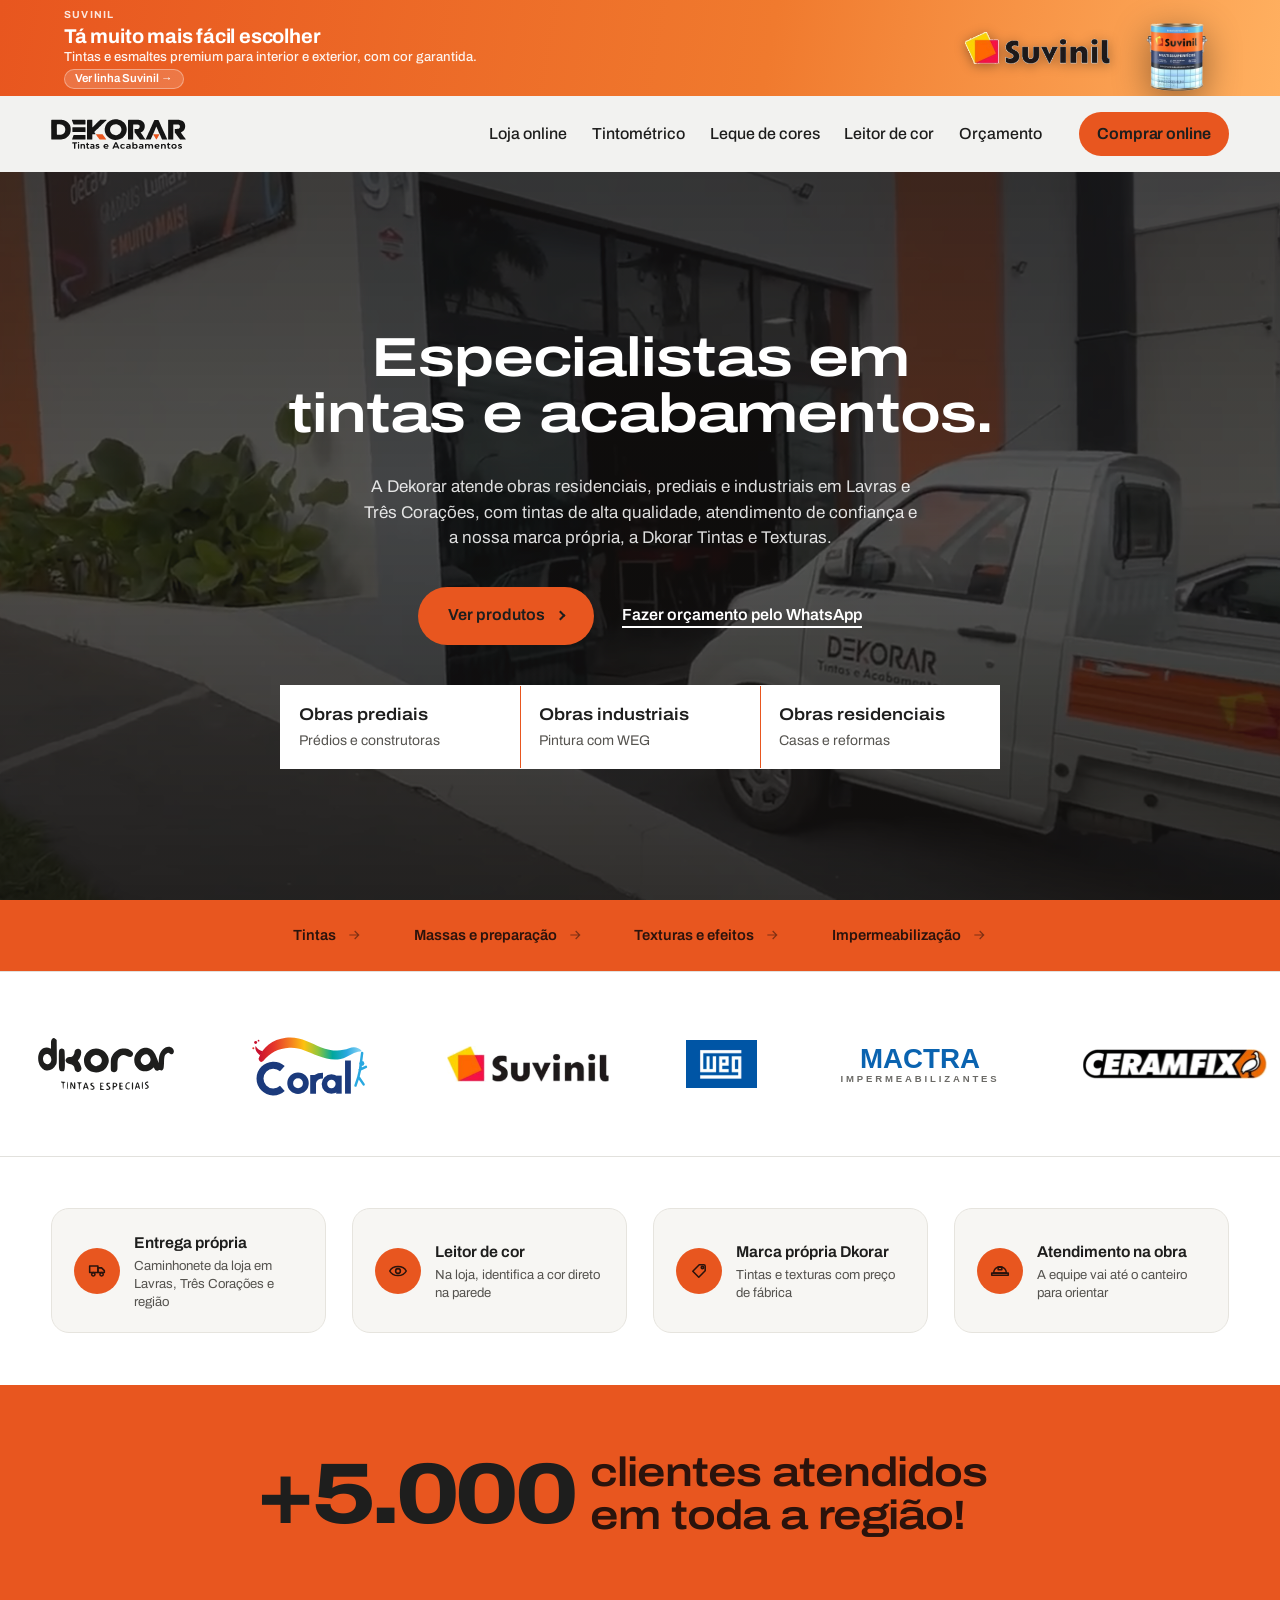
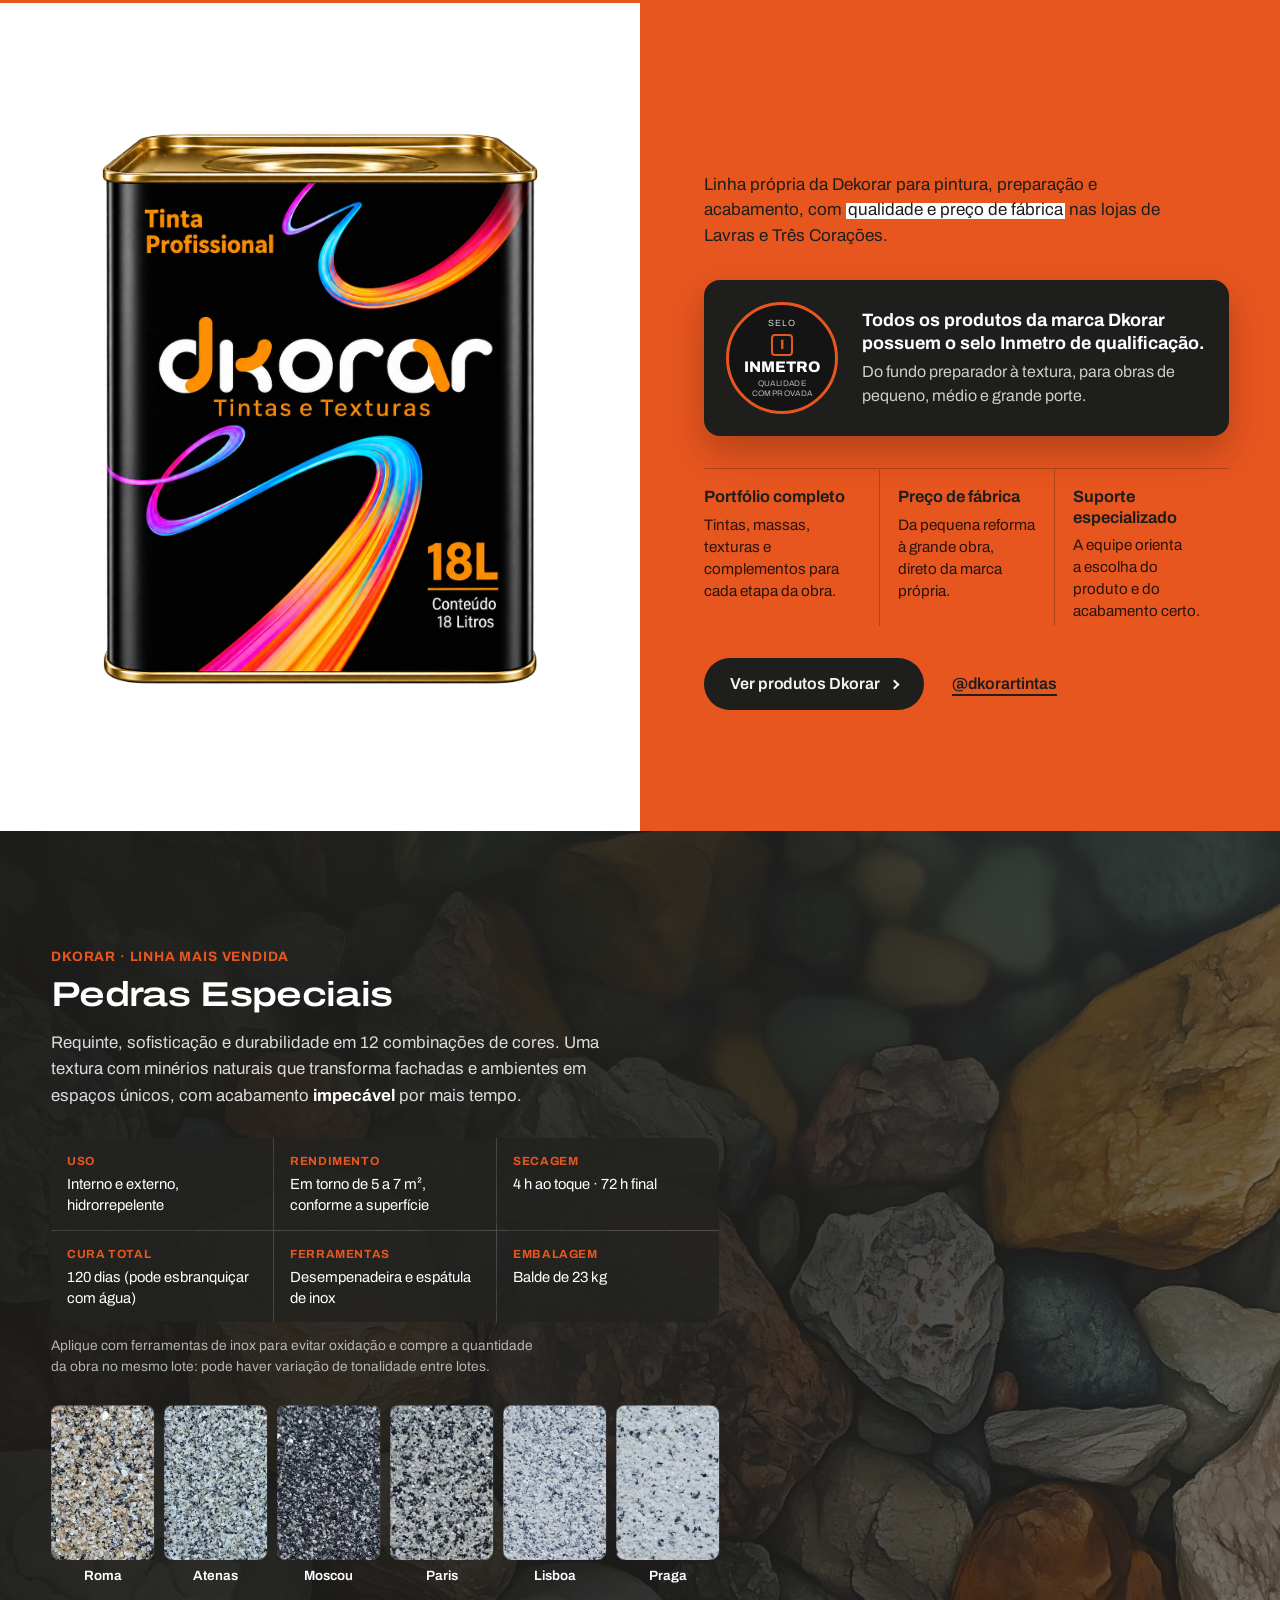
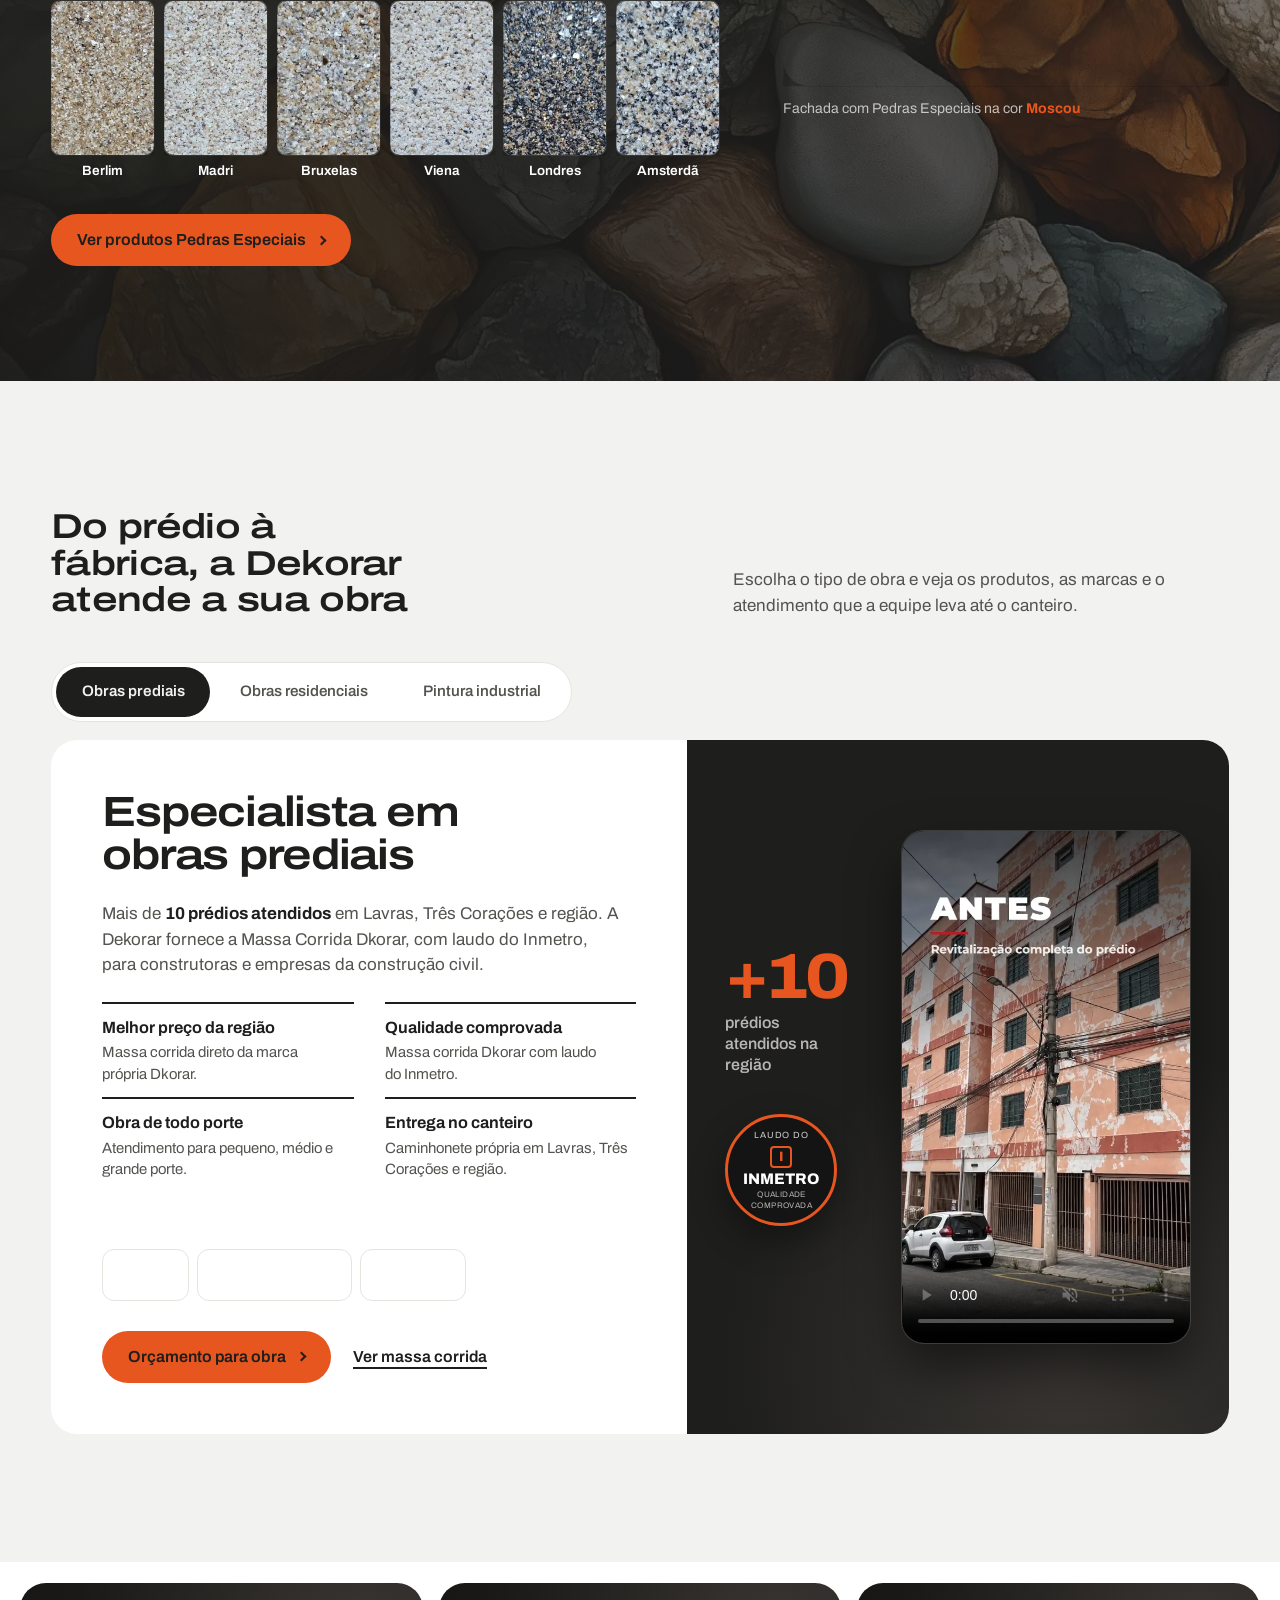
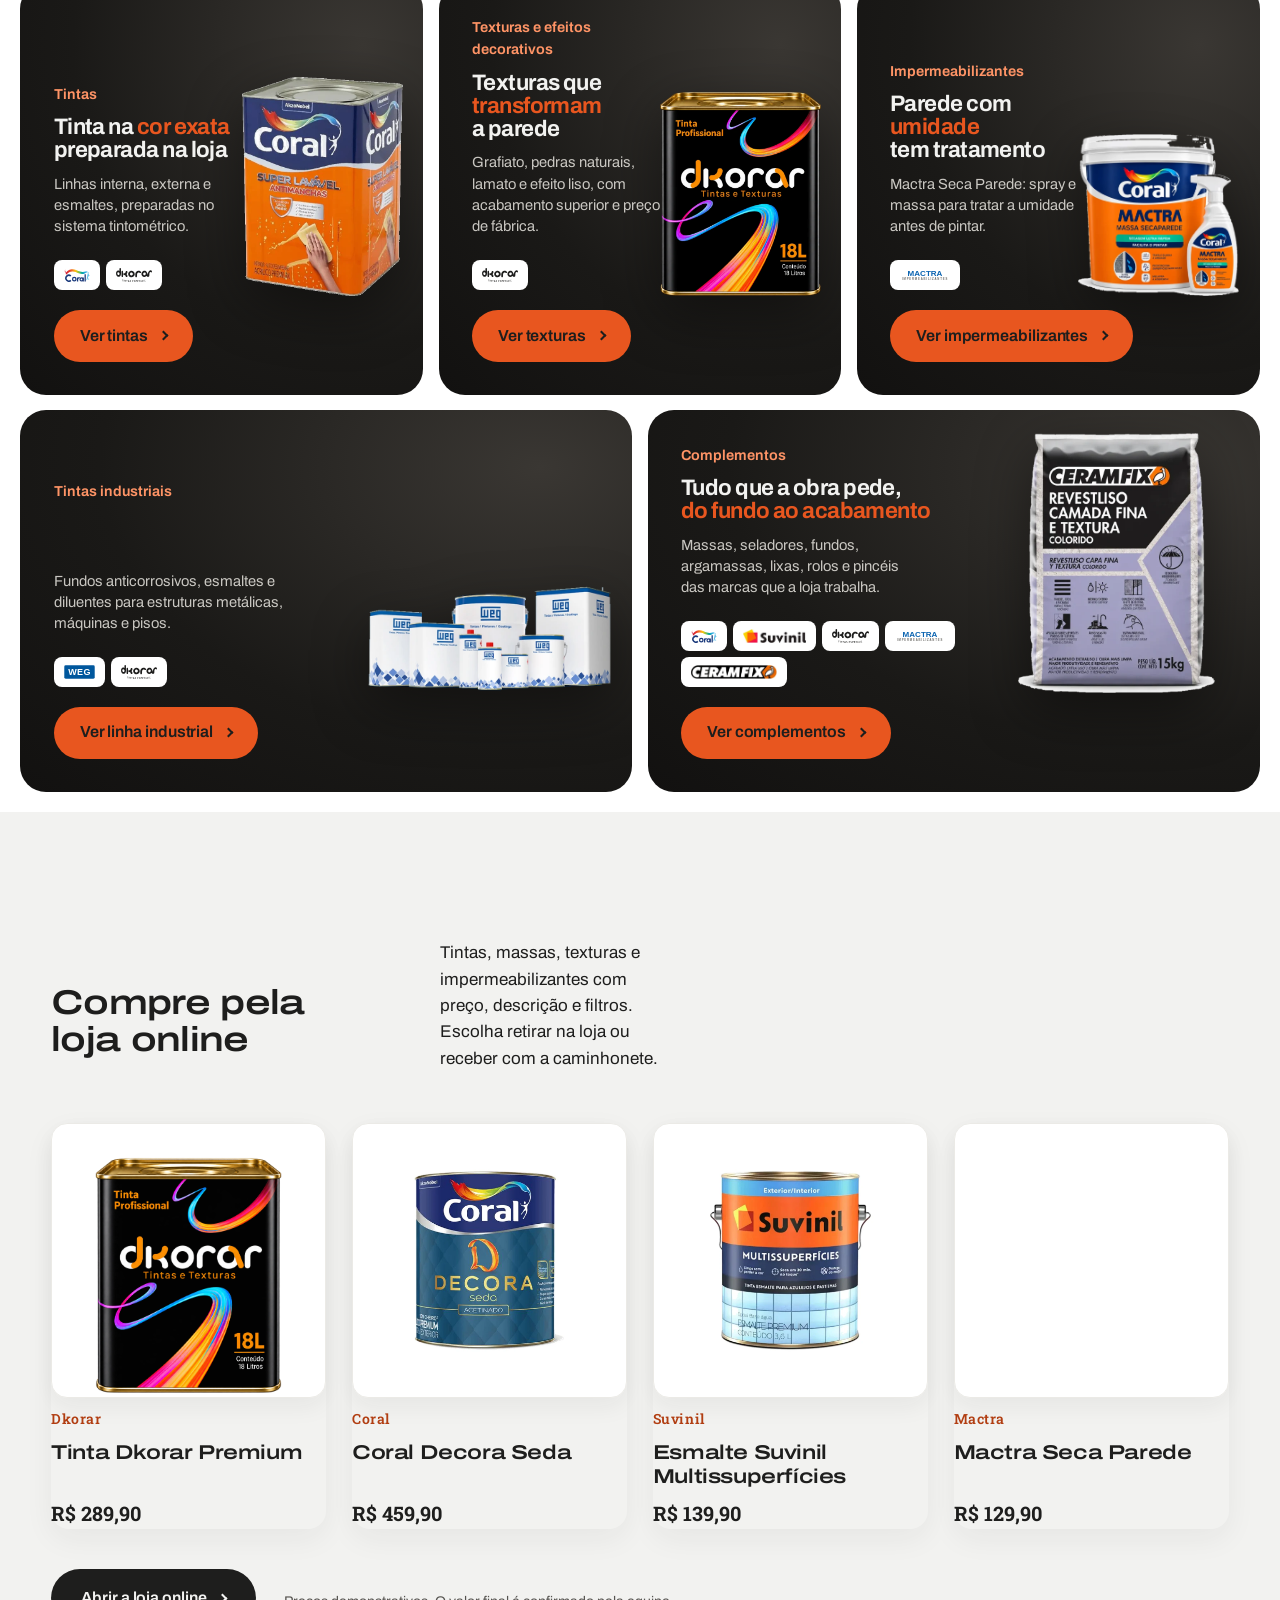
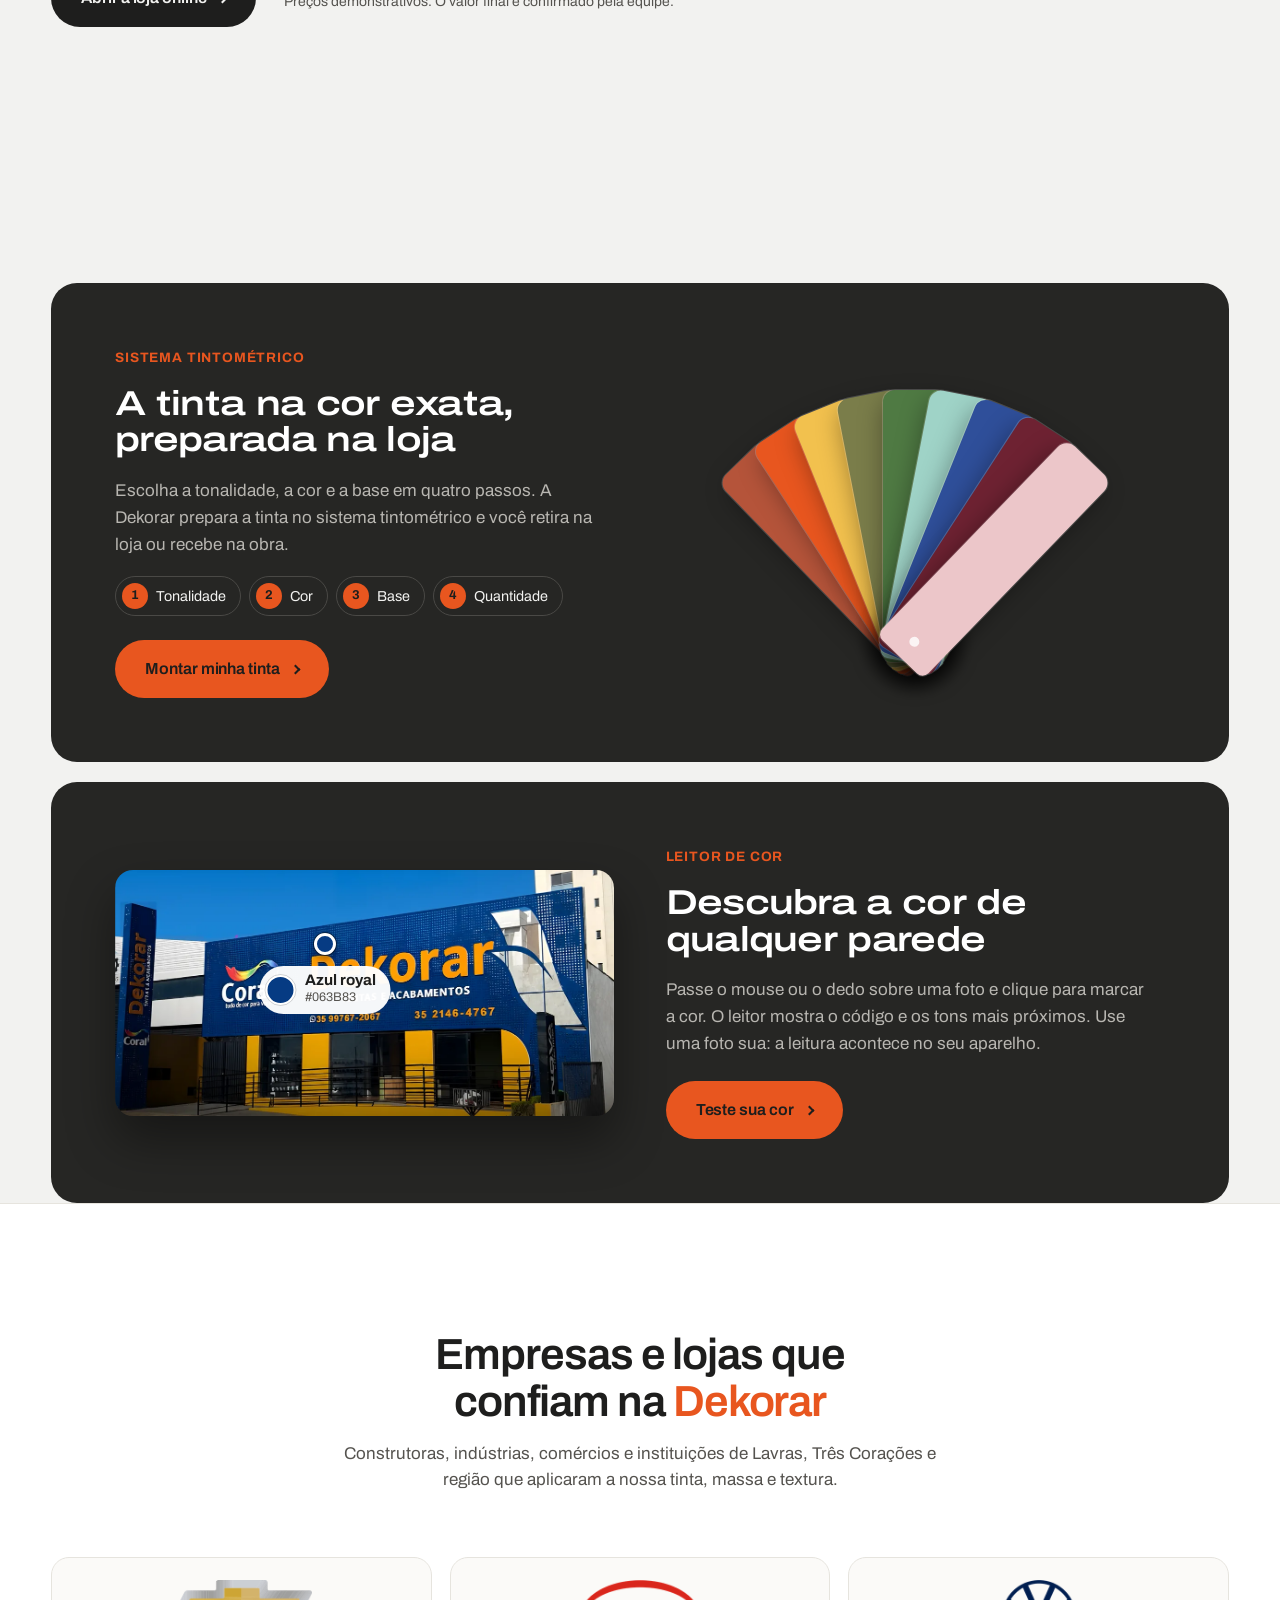
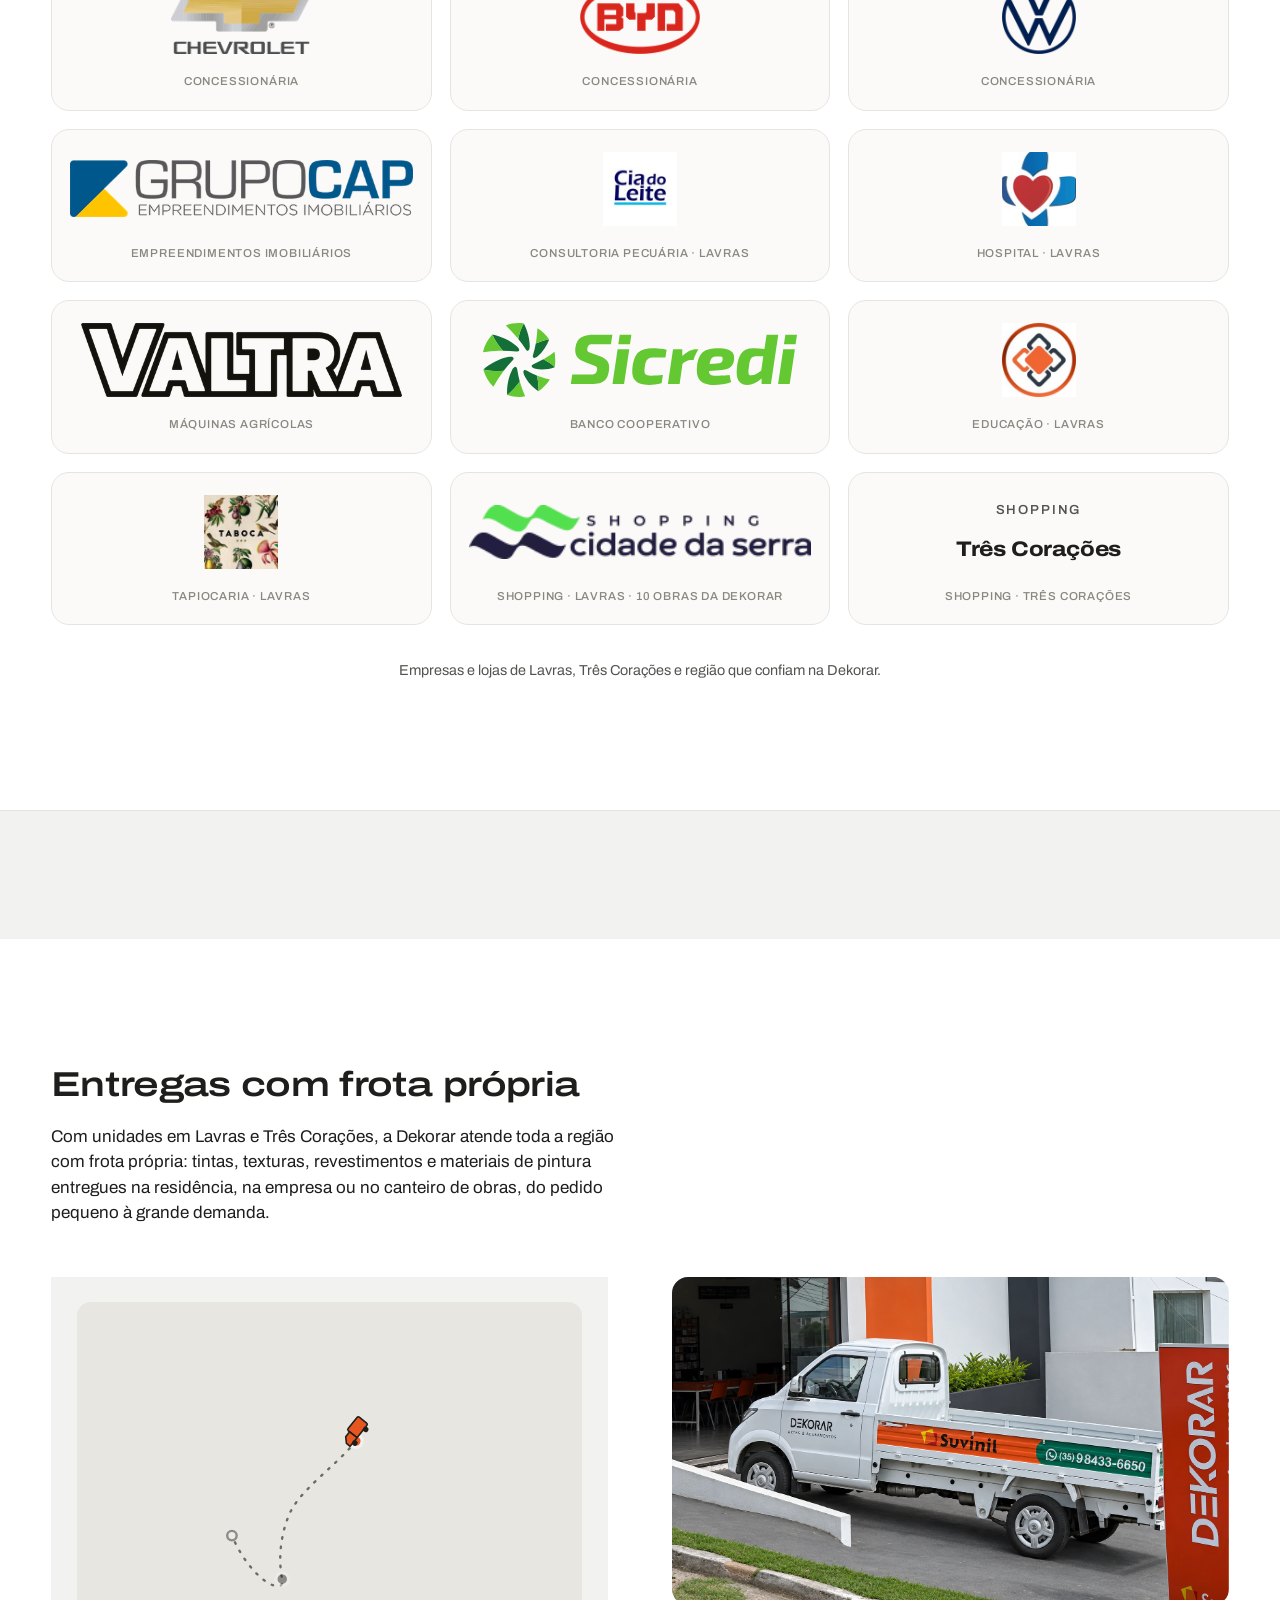
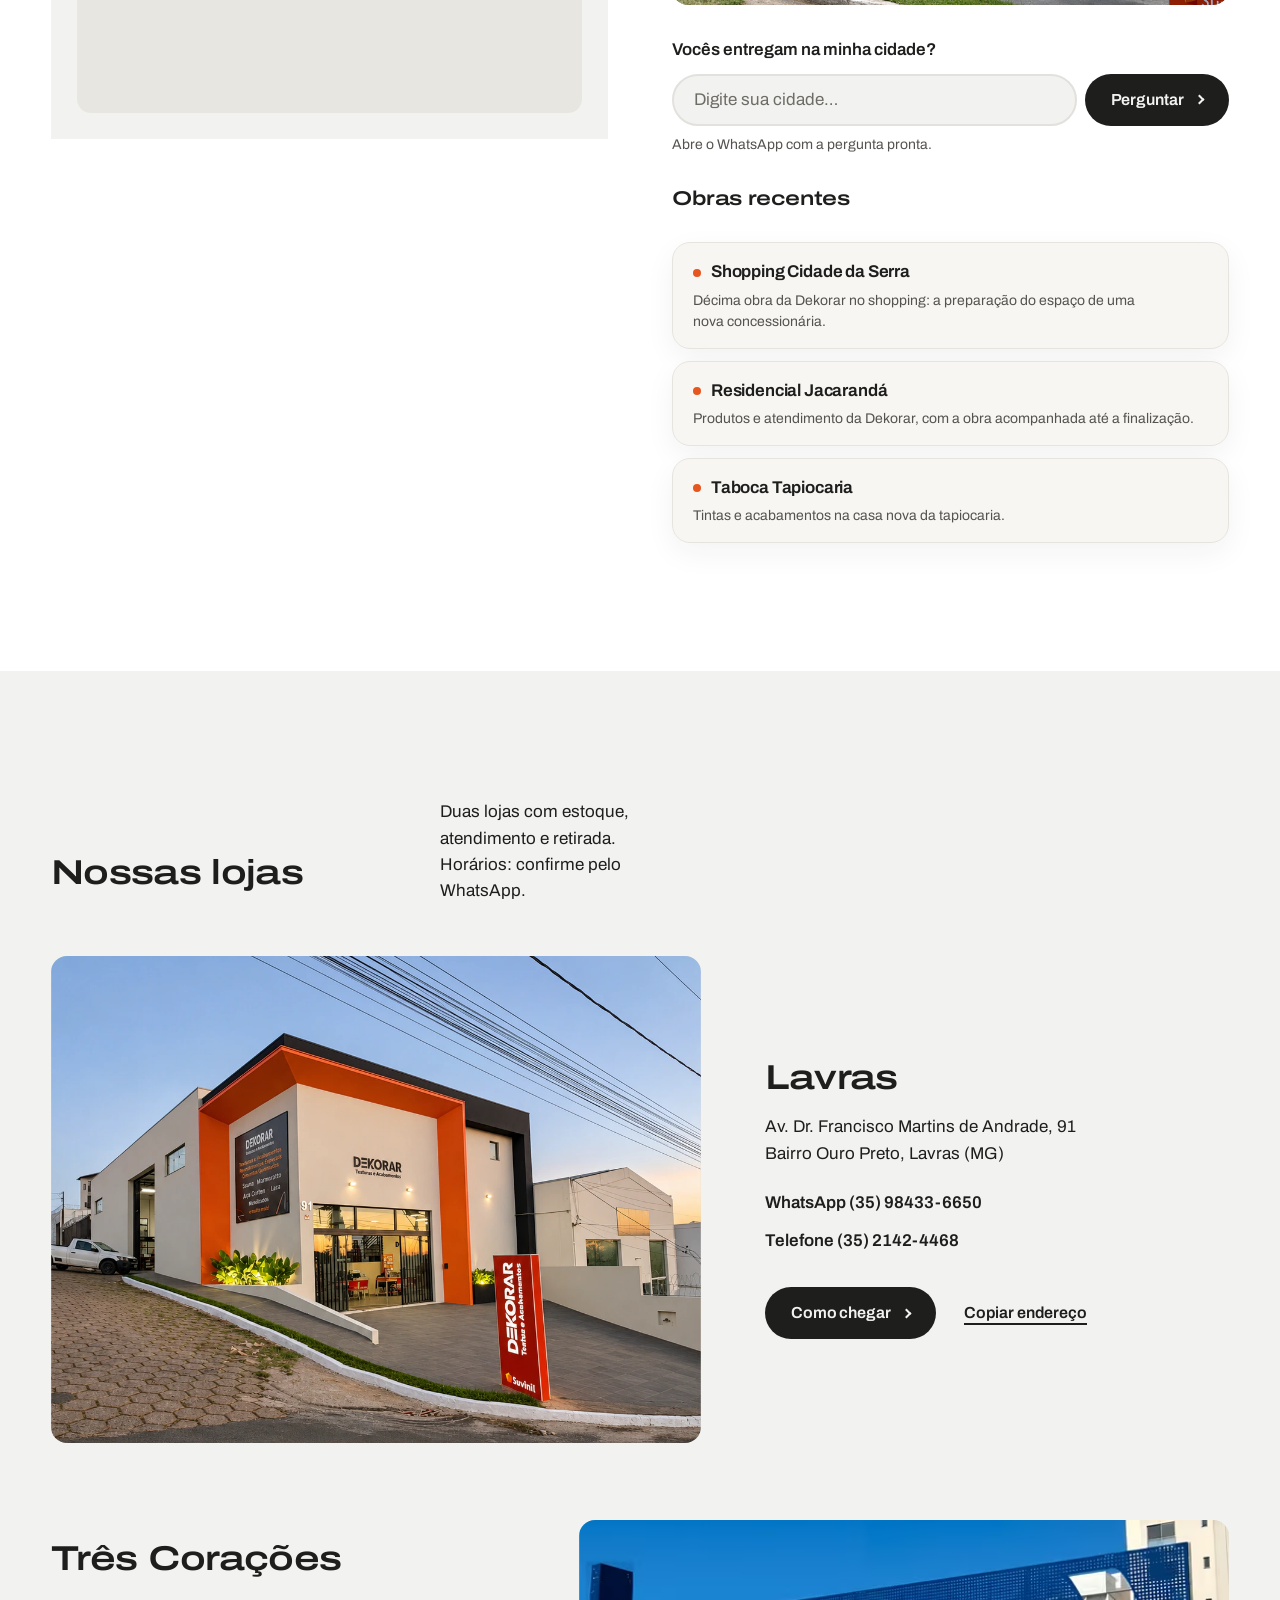
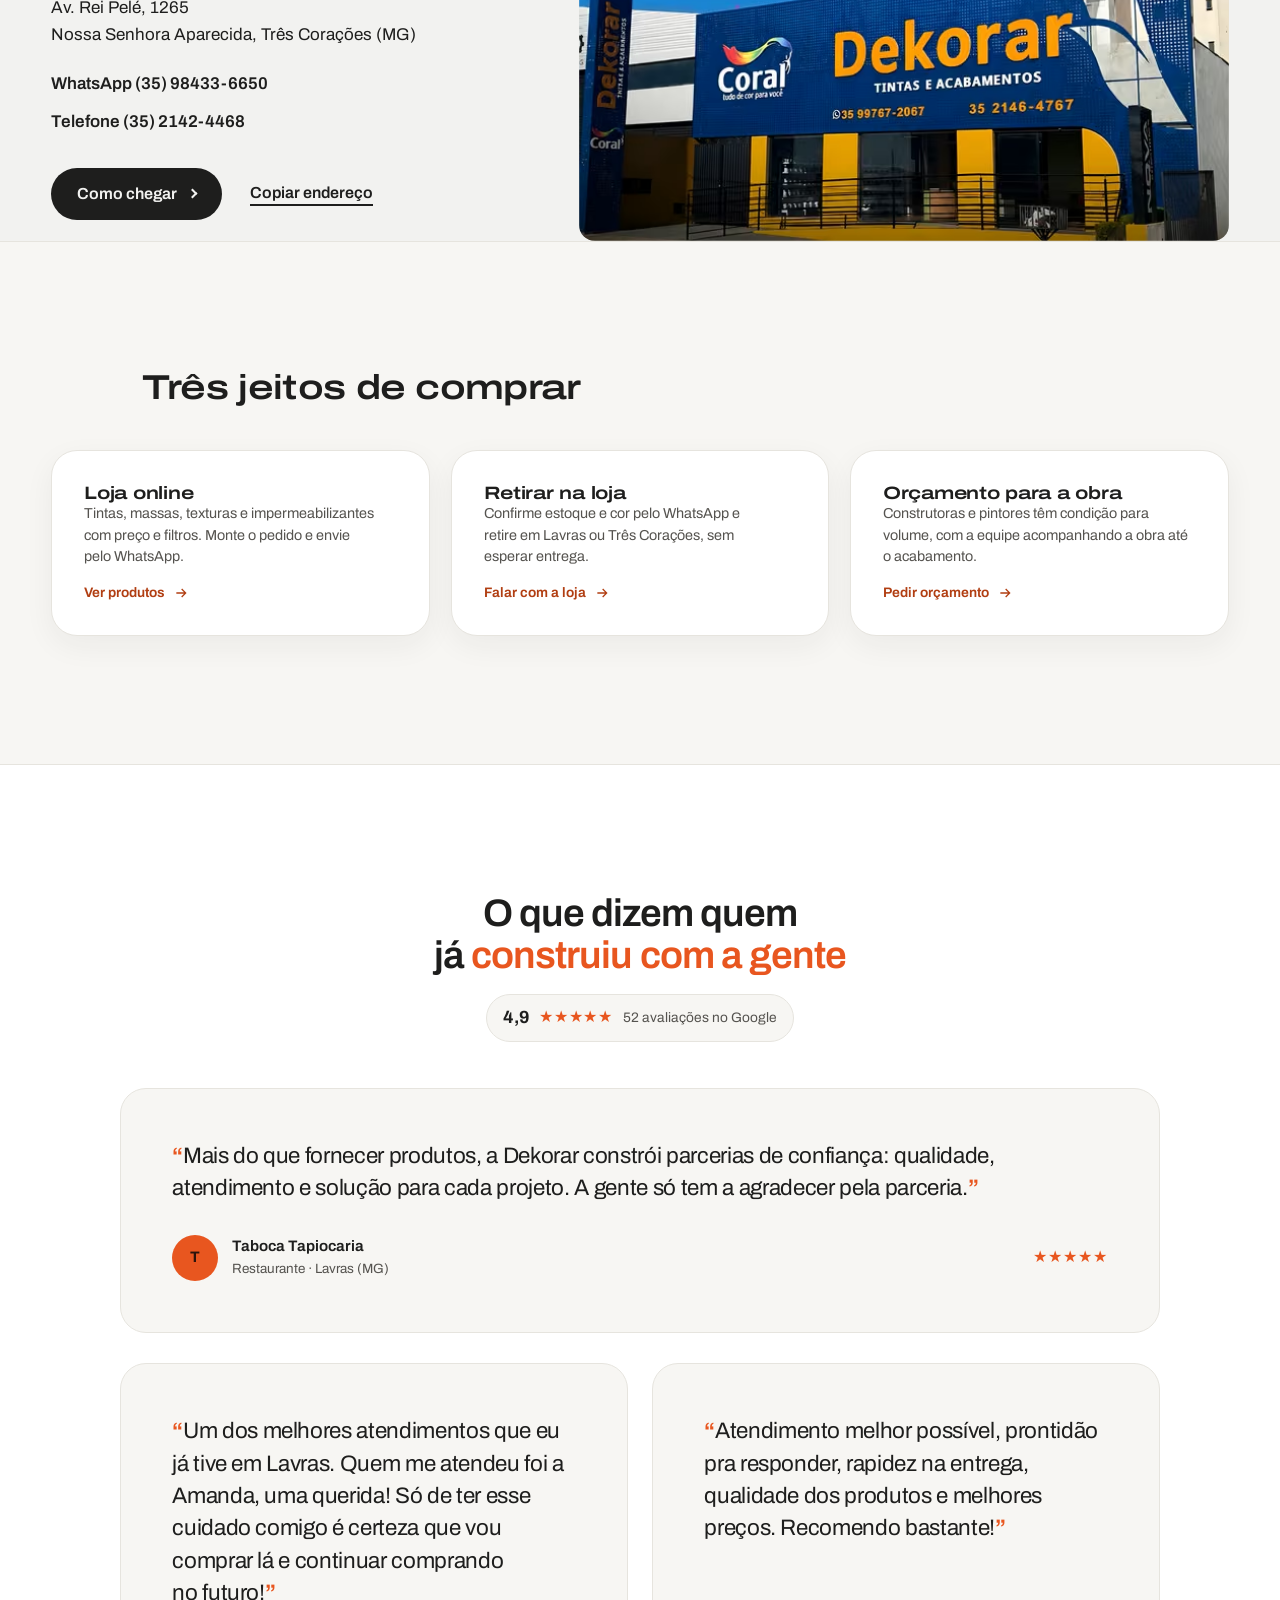
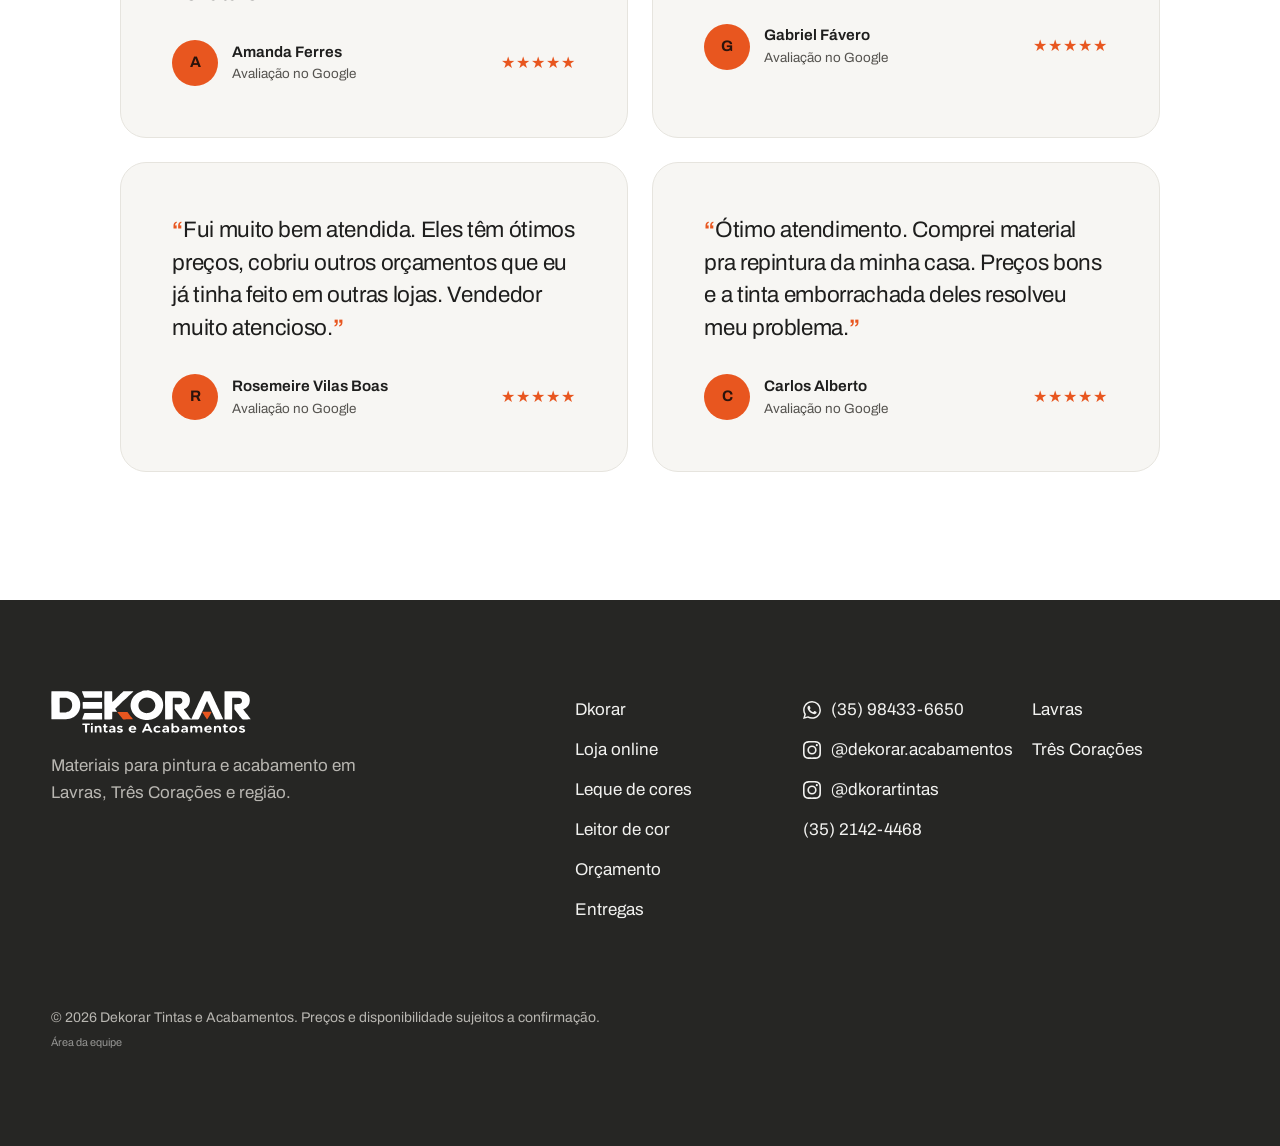
<file: index.html>
<!doctype html>
<html lang="pt-BR" class="no-js">
<head>
  <meta charset="utf-8">
  <meta name="viewport" content="width=device-width, initial-scale=1, viewport-fit=cover">
  <meta name="theme-color" content="#f2f2f0">
  <title>Dekorar Tintas e Acabamentos | Lavras e Três Corações</title>
  <meta name="description" content="Tintas Coral, Suvinil, WEG, Mactra e a linha própria Dkorar em Lavras e Três Corações (MG). Obras prediais, residenciais e pintura industrial, com entrega na obra e orçamento pelo WhatsApp.">
  <link rel="canonical" href="https://duduwwl.github.io/dekorar-tintas-acabamentos/">
  <meta property="og:type" content="website">
  <meta property="og:locale" content="pt_BR">
  <meta property="og:title" content="Dekorar Tintas e Acabamentos">
  <meta property="og:description" content="Dê mais cores aos seus projetos. Lojas em Lavras e Três Corações, marca própria Dkorar e entrega na obra.">
  <meta property="og:image" content="https://duduwwl.github.io/dekorar-tintas-acabamentos/assets/img/fachada-entrega-md.jpg">
  <link rel="icon" href="assets/img/favicon.svg" type="image/svg+xml">
  <link rel="icon" href="assets/img/favicon-32.png" sizes="32x32" type="image/png">
  <link rel="apple-touch-icon" href="assets/img/apple-touch-icon.png">
  <link rel="preload" href="assets/fonts/archivo-latin-wdth-normal.woff2" as="font" type="font/woff2" crossorigin>
  <link rel="stylesheet" href="assets/home.css?v=20">
  <link rel="stylesheet" href="assets/referencia-2026.css?v=37">
  <link rel="stylesheet" href="assets/mobile.css?v=3" media="(max-width: 767px)">
  <script>(function(d){d.classList.replace("no-js","js");if(!matchMedia("(prefers-reduced-motion: reduce)").matches)d.classList.add("motion");setTimeout(function(){if(!window.Motion)d.classList.remove("motion")},3000)})(document.documentElement)</script>
  <script type="application/ld+json">
  {"@context":"https://schema.org","@type":"Organization","name":"Dekorar Tintas e Acabamentos","url":"https://duduwwl.github.io/dekorar-tintas-acabamentos/","logo":"https://duduwwl.github.io/dekorar-tintas-acabamentos/assets/img/icon-512.png","sameAs":["https://www.instagram.com/dekorar.acabamentos/","https://www.instagram.com/dkorartintas/"],"telephone":"+55 35 98433-6650",
   "department":[
    {"@type":"HardwareStore","name":"Dekorar Lavras","telephone":"+55 35 98433-6650","address":{"@type":"PostalAddress","streetAddress":"Av. Dr. Francisco Martins de Andrade, 91, Ouro Preto","addressLocality":"Lavras","addressRegion":"MG","addressCountry":"BR"}},
    {"@type":"HardwareStore","name":"Dekorar Três Corações","telephone":"+55 35 98433-6650","address":{"@type":"PostalAddress","streetAddress":"Av. Rei Pelé, 1265, Nossa Senhora Aparecida","addressLocality":"Três Corações","addressRegion":"MG","addressCountry":"BR"}}
   ]}
  </script>
</head>
<body>
  <a class="skip-link" href="#conteudo">Ir para o conteúdo</a>
  <div class="progress" aria-hidden="true"><span data-progress></span></div>

  <!-- Carrossel de marcas no topo -->
  <section class="ad-rail" aria-label="Marcas parceiras">
    <div class="ad-track">
      <a class="ad-slide ad-suvinil" href="produtos.html?busca=Suvinil">
        <div class="ad-copy"><span class="ad-eyebrow">Suvinil</span><p class="ad-kicker">Tá muito mais fácil escolher</p><p class="ad-sub">Tintas e esmaltes premium para interior e exterior, com cor garantida.</p><span class="ad-cta">Ver linha Suvinil →</span></div>
        <div class="ad-media"><img class="ad-logo" src="assets/img/ad-logo-suvinil.png" alt="Suvinil" loading="lazy" decoding="async"><img class="ad-pack" src="assets/img/ad-can-suvinil.png" alt="" aria-hidden="true" loading="lazy" decoding="async"></div>
      </a>
      <a class="ad-slide ad-coral" href="produtos.html?busca=Coral">
        <div class="ad-copy"><span class="ad-eyebrow">Coral</span><p class="ad-kicker">A cor que dura como no primeiro dia</p><p class="ad-sub">Super lavável, antimanchas e alto rendimento para paredes internas.</p><span class="ad-cta">Ver linha Coral →</span></div>
        <div class="ad-media"><img class="ad-logo" src="assets/img/brand-coral.svg" alt="Coral" loading="lazy" decoding="async"><img class="ad-pack" src="assets/img/ad-can-coral-premium.webp" alt="" aria-hidden="true" loading="lazy" decoding="async"></div>
      </a>
      <a class="ad-slide ad-dkorar" href="#dkorar">
        <div class="ad-copy"><span class="ad-eyebrow">Dkorar · marca da casa</span><p class="ad-kicker">A cor certa, preparada na loja</p><p class="ad-sub">Linha própria da Dekorar: qualidade pelo melhor preço, com leitor de cor.</p><span class="ad-cta">Conhecer a Dkorar →</span></div>
        <div class="ad-media"><img class="ad-logo" src="assets/img/brand-dkorar.svg" alt="Dkorar" loading="lazy" decoding="async"><img class="ad-pack" src="assets/img/dkorar-lata-cutout.webp" width="1157" height="1360" alt="" aria-hidden="true" loading="lazy" decoding="async"></div>
      </a>
      <a class="ad-slide ad-pedras" href="#pedras">
        <div class="ad-copy"><span class="ad-eyebrow">Dkorar · Pedras Especiais</span><p class="ad-kicker">Pedras naturais em 12 cores</p><p class="ad-sub">Textura hidrorrepelente para fachadas e ambientes, com acabamento de pedra.</p><span class="ad-cta">Ver as 12 cores →</span></div>
        <div class="ad-media"><span class="ad-chips" aria-hidden="true"><img src="assets/img/pedras/sw-roma.webp" alt="" loading="lazy" decoding="async"><img src="assets/img/pedras/sw-moscou.webp" alt="" loading="lazy" decoding="async"><img src="assets/img/pedras/sw-praga.webp" alt="" loading="lazy" decoding="async"><img src="assets/img/pedras/sw-berlim.webp" alt="" loading="lazy" decoding="async"><img src="assets/img/pedras/sw-londres.webp" alt="" loading="lazy" decoding="async"><img src="assets/img/pedras/sw-madri.webp" alt="" loading="lazy" decoding="async"></span></div>
      </a>
      <a class="ad-slide ad-weg" href="#industrial">
        <div class="ad-copy"><span class="ad-eyebrow">WEG · pintura industrial</span><p class="ad-kicker">Proteção de alto desempenho para a indústria</p><p class="ad-sub">Tintas WEG para estruturas metálicas, máquinas, pisos e galpões.</p><span class="ad-cta">Ver pintura industrial →</span></div>
        <div class="ad-media"><img class="ad-logo ad-logo-box" src="assets/img/brand-weg.webp" width="400" height="272" alt="WEG" loading="lazy" decoding="async"><img class="ad-pack ad-pack-weg" src="assets/img/weg-linha-recorte.webp" width="614" height="272" alt="" aria-hidden="true" loading="lazy" decoding="async"></div>
      </a>
    </div>
  </section>

  <header class="site-header" data-header>
    <div class="bar">
      <a class="brand" href="#inicio" aria-label="Dekorar Tintas e Acabamentos, início">
        <img src="assets/img/logo-dekorar-dark.svg" width="576" height="126" alt="Dekorar Tintas e Acabamentos">
      </a>
      <nav class="nav" id="menu" aria-label="Navegação principal">
        <ul class="nav-list">
          <li><a href="produtos.html">Loja online</a></li>
          <li><a href="tintometrico.html">Tintométrico</a></li>
          <li><a href="leque-de-cores.html">Leque de cores</a></li>
          <li><a href="leitor-de-cor.html">Leitor de cor</a></li>
          <li><a href="orcamento.html">Orçamento</a></li>
        </ul>
        <div class="nav-extra">
          <a class="btn btn-orange" href="produtos.html">Comprar online</a>
          <a href="tel:+5535984336650">(35) 98433-6650</a>
          <a href="https://www.instagram.com/dekorar.acabamentos/" target="_blank" rel="noopener">Instagram da Dekorar</a>
        </div>
      </nav>
      <a class="btn btn-orange btn-sm header-cta" href="produtos.html">Comprar online</a>
      <button class="menu-toggle" type="button" aria-controls="menu" aria-expanded="false"><span>Menu</span></button>
    </div>
  </header>

  <main id="conteudo">

    <!-- Capa -->
    <section class="cover has-bg-video" id="inicio" aria-labelledby="cover-title">
      <div class="cover-bg" aria-hidden="true">
        <video class="cover-bg-video" poster="assets/video/loja-fundo-poster.webp" width="1920" height="1080" muted loop playsinline preload="none" tabindex="-1" data-autoplay data-bg>
          <source media="(max-width: 767px)" src="assets/video/loja-fundo-mobile.webm" type="video/webm">
          <source media="(max-width: 767px)" src="assets/video/loja-fundo-mobile.mp4" type="video/mp4">
          <source src="assets/video/loja-fundo.webm" type="video/webm">
          <source src="assets/video/loja-fundo.mp4" type="video/mp4">
        </video>
      </div>
      <div class="cover-page">
        <div class="cover-copy">
          <h1 id="cover-title" class="display" data-cms="capa-titulo" data-text-effect>Especialistas em tintas e acabamentos.</h1>
          <p class="lead" data-cms="capa-texto" data-fade>A Dekorar atende obras residenciais, prediais e industriais em Lavras e Três Corações, com tintas de alta qualidade, atendimento de confiança e a nossa marca própria, a Dkorar Tintas e Texturas.</p>
          <div class="actions" data-fade>
            <a class="btn btn-orange btn-lg" href="produtos.html">Ver produtos</a>
            <a class="text-link" href="https://wa.me/5535984336650?text=Ol%C3%A1%2C%20vim%20pelo%20site%20da%20Dekorar%20e%20quero%20um%20or%C3%A7amento." target="_blank" rel="noopener">Fazer orçamento pelo WhatsApp</a>
          </div>
        </div>
        <ul class="cover-index" data-fade aria-label="Destaques">
          <li><a href="#obras"><strong>Obras prediais</strong><span>Prédios e construtoras</span></a></li>
          <li><a href="#industrial"><strong>Obras industriais</strong><span>Pintura com WEG</span></a></li>
          <li><a href="#residencial"><strong>Obras residenciais</strong><span>Casas e reformas</span></a></li>
        </ul>
      </div>
    </section>


    <!-- Faixa de categorias -->
    <nav class="cat-rail" aria-label="Categorias de produtos">
      <ul class="cat-rail-track"><li><a href="produtos.html?cat=Tintas"><span>Tintas</span><svg viewBox="0 0 24 24" aria-hidden="true"><path d="M5 12h13m-5-6 6 6-6 6"/></svg></a></li><li><a href="produtos.html?cat=Massas%20e%20prepara%C3%A7%C3%A3o"><span>Massas e preparação</span><svg viewBox="0 0 24 24" aria-hidden="true"><path d="M5 12h13m-5-6 6 6-6 6"/></svg></a></li><li><a href="produtos.html?cat=Texturas%20e%20efeitos"><span>Texturas e efeitos</span><svg viewBox="0 0 24 24" aria-hidden="true"><path d="M5 12h13m-5-6 6 6-6 6"/></svg></a></li><li><a href="produtos.html?cat=Impermeabiliza%C3%A7%C3%A3o"><span>Impermeabilização</span><svg viewBox="0 0 24 24" aria-hidden="true"><path d="M5 12h13m-5-6 6 6-6 6"/></svg></a></li></ul>
    </nav>

    <!-- Marcas em faixa contínua -->
    <section class="brands" aria-label="Marcas na loja">
      <div class="slider" data-slider>
        <ul class="slider-track logos" translate="no">
          <li><img src="assets/img/brand-dkorar.svg" alt="Dkorar" width="313" height="120" style="height:52px" loading="lazy" decoding="async"></li><li><img src="assets/img/brand-coral.svg" alt="Coral" width="410" height="220" style="height:64px" loading="lazy" decoding="async"></li><li><img src="assets/img/brand-suvinil.webp" alt="Suvinil" width="542" height="120" style="height:36px" loading="lazy" decoding="async"></li><li><img src="assets/img/brand-weg.webp" alt="WEG" width="400" height="272" style="height:48px" loading="lazy" decoding="async"></li><li><img src="assets/img/brand-mactra.svg" alt="Mactra impermeabilizantes" width="360" height="100" style="height:48px" loading="lazy" decoding="async"></li><li><img src="assets/img/brand-ceramfix.webp" alt="Ceramfix" width="737" height="120" style="height:30px" loading="lazy" decoding="async"></li>
        </ul>
      </div>
    </section>

    <!-- Selos de benefício -->
    <section class="selos" aria-label="Por que comprar na Dekorar">
      <ul class="selos-inner" data-stagger>
        <li class="selo">
          <span class="selo-ic" aria-hidden="true"><svg viewBox="0 0 24 24"><g transform="translate(1 -0.4)"><path d="M3 7h9v7H3z"/><path d="M12 9h4l3 3v2h-7z"/><circle cx="7" cy="16" r="1.8"/><circle cx="16" cy="16" r="1.8"/></g></svg></span>
          <div><strong>Entrega própria</strong><span>Caminhonete da loja em Lavras, Três Corações e região</span></div>
        </li>
        <li class="selo">
          <span class="selo-ic" aria-hidden="true"><svg viewBox="0 0 24 24"><path d="M3 12c2-4 5.5-5 9-5s7 1 9 5c-2 4-5.5 5-9 5s-7-1-9-5z"/><circle cx="12" cy="12" r="2.6"/></svg></span>
          <div><strong>Leitor de cor</strong><span>Na loja, identifica a cor direto na parede</span></div>
        </li>
        <li class="selo">
          <span class="selo-ic" aria-hidden="true"><svg viewBox="0 0 24 24"><g transform="translate(0.75 0.25)"><path d="M4.5 12l7-7h5a1.5 1.5 0 0 1 1.5 1.5v5l-7 7z"/><circle cx="15" cy="8" r="1.3"/></g></svg></span>
          <div><strong>Marca própria Dkorar</strong><span>Tintas e texturas com preço de fábrica</span></div>
        </li>
        <li class="selo">
          <span class="selo-ic" aria-hidden="true"><svg viewBox="0 0 24 24"><g transform="translate(0 0.3)"><path d="M5 14a7 7 0 0 1 14 0z"/><path d="M3 14h18v2.4H3z"/><path d="M10 7.5h4v2.8h-4z"/></g></svg></span>
          <div><strong>Atendimento na obra</strong><span>A equipe vai até o canteiro para orientar</span></div>
        </li>
      </ul>
    </section>

    <!-- Números da operação -->
    <section class="numeros" aria-labelledby="numeros-title">
      <div class="numeros-inner">
        <h2 id="numeros-title" class="numeros-line"><strong class="numeros-count" data-cms="clientes-numero" data-count-to="5000" data-count-prefix="+">+5.000</strong> <span data-cms="clientes-frase">clientes atendidos em toda a região!</span></h2>
      </div>
    </section>

    <!-- Dkorar -->
    <section class="dkorar" id="dkorar" aria-labelledby="dkorar-title">
      <figure class="dkorar-plate">
        <img class="plate-img dkorar-product" src="assets/img/dkorar-lata-18l.webp" width="1157" height="1360" alt="Lata profissional de 18 litros da Dkorar Tintas e Texturas, preta com faixas coloridas" loading="lazy" decoding="async">
      </figure>
      <div class="dkorar-page">
        <div class="dk-heading" data-reveal>
          <h2 id="dkorar-title" class="h2">Dkorar, a marca da casa</h2>
          <p class="lead">Linha própria da Dekorar para pintura, preparação e acabamento, com <mark class="hl" data-highlight>qualidade e preço de fábrica</mark> nas lojas de Lavras e Três Corações.</p>
        </div>
        <div class="dk-inmetro" data-reveal>
          <span class="inmetro-seal" role="img" aria-label="Selo Inmetro: qualidade comprovada">
            <span class="seal-top">Selo</span><span class="seal-mark" aria-hidden="true">I</span><strong>INMETRO</strong><span class="seal-bot">Qualidade<br>comprovada</span>
          </span>
          <p><strong>Todos os produtos da marca Dkorar possuem o selo Inmetro de qualificação.</strong> Do fundo preparador à textura, para obras de pequeno, médio e grande porte.</p>
        </div>
        <dl class="dk-benefits" data-reveal>
          <div><dt>Portfólio completo</dt><dd>Tintas, massas, texturas e complementos para cada etapa da obra.</dd></div>
          <div><dt>Preço de fábrica</dt><dd>Da pequena reforma à grande obra, direto da marca própria.</dd></div>
          <div><dt>Suporte especializado</dt><dd>A equipe orienta a escolha do produto e do acabamento certo.</dd></div>
        </dl>
        <div class="actions" data-reveal>
          <a class="btn btn-ink" href="produtos.html?busca=Dkorar">Ver produtos Dkorar</a>
          <a class="text-link" href="https://www.instagram.com/dkorartintas/" target="_blank" rel="noopener">@dkorartintas</a>
        </div>
      </div>
    </section>

    <!-- Pedras Especiais (linha Dkorar) -->
    <section class="pedras" id="pedras" aria-labelledby="pedras-title">
      <img class="pedras-bg" src="assets/img/pedras/pedras-fundo.webp" width="1800" height="1009" alt="" loading="lazy" decoding="async">
      <div class="pedras-inner">
        <div class="pedras-copy">
          <p class="pedras-eyebrow" data-reveal>Dkorar · Linha mais vendida</p>
          <h2 id="pedras-title" class="h2" data-reveal>Pedras Especiais</h2>
          <p class="pedras-lead" data-reveal>Requinte, sofisticação e durabilidade em 12 combinações de cores. Uma textura com minérios naturais que transforma fachadas e ambientes em espaços únicos, com acabamento <strong>impecável</strong> por mais tempo.</p>
          <dl class="pedras-specs" data-reveal>
            <div><dt>Uso</dt><dd>Interno e externo, hidrorrepelente</dd></div>
            <div><dt>Rendimento</dt><dd>Em torno de 5 a 7 m², conforme a superfície</dd></div>
            <div><dt>Secagem</dt><dd>4 h ao toque · 72 h final</dd></div>
            <div><dt>Cura total</dt><dd>120 dias (pode esbranquiçar com água)</dd></div>
            <div><dt>Ferramentas</dt><dd>Desempenadeira e espátula de inox</dd></div>
            <div><dt>Embalagem</dt><dd>Balde de 23 kg</dd></div>
          </dl>
          <p class="pedras-note" data-reveal>Aplique com ferramentas de inox para evitar oxidação e compre a quantidade da obra no mesmo lote: pode haver variação de tonalidade entre lotes.</p>
          <ul class="pedras-cores" aria-label="As 12 cores da linha Pedras Especiais" data-reveal>
            <li><a href="produtos.html?busca=Pedras%20Especiais%20Roma"><img src="assets/img/pedras/sw-roma.webp" width="176" height="386" alt="" loading="lazy" decoding="async"><span>Roma</span></a></li>
            <li><a href="produtos.html?busca=Pedras%20Especiais%20Atenas"><img src="assets/img/pedras/sw-atenas.webp" width="176" height="386" alt="" loading="lazy" decoding="async"><span>Atenas</span></a></li>
            <li><a href="produtos.html?busca=Pedras%20Especiais%20Moscou"><img src="assets/img/pedras/sw-moscou.webp" width="176" height="386" alt="" loading="lazy" decoding="async"><span>Moscou</span></a></li>
            <li><a href="produtos.html?busca=Pedras%20Especiais%20Paris"><img src="assets/img/pedras/sw-paris.webp" width="176" height="386" alt="" loading="lazy" decoding="async"><span>Paris</span></a></li>
            <li><a href="produtos.html?busca=Pedras%20Especiais%20Lisboa"><img src="assets/img/pedras/sw-lisboa.webp" width="176" height="386" alt="" loading="lazy" decoding="async"><span>Lisboa</span></a></li>
            <li><a href="produtos.html?busca=Pedras%20Especiais%20Praga"><img src="assets/img/pedras/sw-praga.webp" width="176" height="386" alt="" loading="lazy" decoding="async"><span>Praga</span></a></li>
            <li><a href="produtos.html?busca=Pedras%20Especiais%20Berlim"><img src="assets/img/pedras/sw-berlim.webp" width="176" height="386" alt="" loading="lazy" decoding="async"><span>Berlim</span></a></li>
            <li><a href="produtos.html?busca=Pedras%20Especiais%20Madri"><img src="assets/img/pedras/sw-madri.webp" width="176" height="386" alt="" loading="lazy" decoding="async"><span>Madri</span></a></li>
            <li><a href="produtos.html?busca=Pedras%20Especiais%20Bruxelas"><img src="assets/img/pedras/sw-bruxelas.webp" width="176" height="386" alt="" loading="lazy" decoding="async"><span>Bruxelas</span></a></li>
            <li><a href="produtos.html?busca=Pedras%20Especiais%20Viena"><img src="assets/img/pedras/sw-viena.webp" width="176" height="386" alt="" loading="lazy" decoding="async"><span>Viena</span></a></li>
            <li><a href="produtos.html?busca=Pedras%20Especiais%20Londres"><img src="assets/img/pedras/sw-londres.webp" width="176" height="386" alt="" loading="lazy" decoding="async"><span>Londres</span></a></li>
            <li><a href="produtos.html?busca=Pedras%20Especiais%20Amsterd%C3%A3"><img src="assets/img/pedras/sw-amsterda.webp" width="176" height="386" alt="" loading="lazy" decoding="async"><span>Amsterdã</span></a></li>
          </ul>
          <div class="actions" data-reveal>
            <a class="btn btn-orange" href="produtos.html?busca=Pedras%20Especiais">Ver produtos Pedras Especiais</a>
          </div>
        </div>
        <figure class="pedras-foto" data-reveal>
          <img src="assets/img/pedras/fachada-moscou.webp" width="900" height="1200" alt="Fachada revestida com a textura Pedras Especiais na cor Moscou, ao lado de um muro de pedra" loading="lazy" decoding="async">
          <figcaption>Fachada com Pedras Especiais na cor <strong>Moscou</strong></figcaption>
        </figure>
      </div>
    </section>

    <!-- Especialidades: obras prediais, residenciais e pintura industrial (abas) -->
    <section class="servicos" id="especialidades" aria-labelledby="servicos-title">
      <div class="servicos-inner">
        <header class="servicos-head" data-reveal>
          <h2 id="servicos-title" class="h2">Do prédio à fábrica, a Dekorar atende a sua obra</h2>
          <p class="lead">Escolha o tipo de obra e veja os produtos, as marcas e o atendimento que a equipe leva até o canteiro.</p>
        </header>

        <div class="tabs servicos-tabs" role="tablist" aria-label="Tipo de obra" data-tabs data-servicos>
          <span class="tabs-bg" aria-hidden="true"></span>
          <button type="button" role="tab" id="tab-obras" aria-controls="obras" aria-selected="true">Obras prediais</button>
          <button type="button" role="tab" id="tab-residencial" aria-controls="residencial" aria-selected="false" tabindex="-1">Obras residenciais</button>
          <button type="button" role="tab" id="tab-industrial" aria-controls="industrial" aria-selected="false" tabindex="-1">Pintura industrial</button>
        </div>

        <!-- Obras prediais -->
        <article class="servico servico-predial" id="obras" role="tabpanel" aria-labelledby="tab-obras" tabindex="-1">
          <div class="servico-copy">
            <h3 class="servico-title">Especialista em obras prediais</h3>
            <p class="servico-lead">Mais de <strong>10 prédios atendidos</strong> em Lavras, Três Corações e região. A Dekorar fornece a Massa Corrida Dkorar, com laudo do Inmetro, para construtoras e empresas da construção civil.</p>
            <dl class="servico-feats">
              <div><dt>Melhor preço da região</dt><dd>Massa corrida direto da marca própria Dkorar.</dd></div>
              <div><dt>Qualidade comprovada</dt><dd>Massa corrida Dkorar com laudo do Inmetro.</dd></div>
              <div><dt>Obra de todo porte</dt><dd>Atendimento para pequeno, médio e grande porte.</dd></div>
              <div><dt>Entrega no canteiro</dt><dd>Caminhonete própria em Lavras, Três Corações e região.</dd></div>
            </dl>
            <div class="servico-marcas">
              <p>Tintas, texturas e complementos de</p>
              <ul>
                <li><img src="assets/img/brand-coral.svg" width="410" height="220" alt="Coral" loading="lazy" decoding="async"></li>
                <li><img src="assets/img/brand-suvinil.webp" width="542" height="120" alt="Suvinil" loading="lazy" decoding="async"></li>
                <li><img src="assets/img/brand-dkorar.svg" width="313" height="120" alt="Dkorar" loading="lazy" decoding="async"></li>
              </ul>
            </div>
            <div class="actions">
              <a class="btn btn-orange" href="https://wa.me/5535984336650?text=Ol%C3%A1%2C%20sou%20de%20uma%20construtora%20e%20quero%20or%C3%A7amento%20de%20massa%20corrida%20Dkorar%20para%20obra." target="_blank" rel="noopener">Orçamento para obra</a>
              <a class="text-link" href="produtos.html?busca=Massa">Ver massa corrida</a>
            </div>
          </div>
          <div class="servico-stage stage-video">
            <div class="stage-side" aria-hidden="true">
              <p class="stage-stat"><strong>+10</strong><span>prédios atendidos na região</span></p>
              <span class="inmetro-seal stage-seal"><span class="seal-top">Laudo do</span><span class="seal-mark">I</span><strong>INMETRO</strong><span class="seal-bot">Qualidade<br>comprovada</span></span>
            </div>
            <figure class="stage-clip">
              <video src="assets/video/antes-depois-predio.mp4" poster="assets/video/antes-depois-predio-poster.webp" width="720" height="1280" muted loop playsinline preload="none" aria-label="Antes e depois da revitalização da fachada de um prédio residencial pintado pela Dekorar" data-autoplay></video>
              <figcaption>Antes e depois: revitalização completa da fachada</figcaption>
            </figure>
          </div>
        </article>

        <!-- Obras residenciais -->
        <article class="servico servico-res" id="residencial" role="tabpanel" aria-labelledby="tab-residencial" tabindex="-1">
          <div class="servico-copy">
            <h3 class="servico-title">Especialista em obras residenciais</h3>
            <p class="servico-lead">Da reforma de um cômodo à casa nova: a Dekorar ajuda a escolher a cor, calcula a quantidade e entrega tudo na porta, com a equipe acompanhando até o acabamento.</p>
            <dl class="servico-feats">
              <div><dt>Cor certa na primeira demão</dt><dd>Leitor de cor e sistema tintométrico para acertar o tom.</dd></div>
              <div><dt>Interno, externo e fachada</dt><dd>Tintas laváveis, texturas, massas, seladores e impermeabilizantes.</dd></div>
              <div><dt>Orientação na obra</dt><dd>A equipe vai até a casa para indicar o produto de cada etapa.</dd></div>
              <div><dt>Leque completo</dt><dd>Mais de 3.800 cores Coral e Suvinil para escolher pelo site.</dd></div>
            </dl>
            <div class="servico-marcas">
              <p>Tintas, texturas e complementos de</p>
              <ul>
                <li><img src="assets/img/brand-coral.svg" width="410" height="220" alt="Coral" loading="lazy" decoding="async"></li>
                <li><img src="assets/img/brand-suvinil.webp" width="542" height="120" alt="Suvinil" loading="lazy" decoding="async"></li>
                <li><img src="assets/img/brand-dkorar.svg" width="313" height="120" alt="Dkorar" loading="lazy" decoding="async"></li>
              </ul>
            </div>
            <div class="actions">
              <a class="btn btn-orange" href="orcamento.html">Pedir orçamento</a>
              <a class="text-link" href="leque-de-cores.html">Escolher a cor no leque</a>
            </div>
          </div>
          <div class="servico-stage stage-video">
            <div class="stage-side" aria-hidden="true">
              <p class="stage-stat"><strong>+5.000</strong><span>clientes atendidos na região</span></p>
            </div>
            <figure class="stage-clip">
              <video src="assets/video/antes-depois-casa.mp4" poster="assets/video/antes-depois-casa-poster.webp" width="720" height="1280" muted loop playsinline preload="none" aria-label="Antes e depois de uma obra residencial atendida pela Dekorar" data-autoplay></video>
              <figcaption>Antes e depois: transformação de uma obra residencial</figcaption>
            </figure>
          </div>
        </article>

        <!-- Pintura industrial -->
        <article class="servico servico-ind" id="industrial" role="tabpanel" aria-labelledby="tab-industrial" tabindex="-1">
          <div class="servico-copy">
            <h3 class="servico-title">Especialista em pintura industrial</h3>
            <p class="servico-lead">Para indústrias, galpões e estruturas metálicas, a Dekorar trabalha com a linha industrial <strong>WEG</strong>: proteção anticorrosiva, acabamento resistente e orientação técnica para cada superfície.</p>
            <dl class="servico-feats">
              <div><dt>Estruturas metálicas</dt><dd>Fundos anticorrosivos e acabamentos para aço, perfis e coberturas.</dd></div>
              <div><dt>Máquinas e equipamentos</dt><dd>Esmaltes e tintas de alta resistência para uso pesado.</dd></div>
              <div><dt>Pisos e galpões</dt><dd>Sistemas de pintura para áreas de tráfego e ambientes industriais.</dd></div>
              <div><dt>Orientação técnica</dt><dd>A equipe indica o sistema certo para cada superfície e ambiente.</dd></div>
            </dl>
            <figure class="ind-linha">
              <img src="assets/img/weg-linha-recorte.webp" width="614" height="272" alt="Linha de tintas industriais WEG: galões, latas e diluentes" loading="lazy" decoding="async">
              <figcaption><a href="produtos.html?busca=WEG">Ver a linha WEG na loja online</a></figcaption>
            </figure>
            <div class="actions">
              <a class="btn btn-orange" href="https://wa.me/5535984336650?text=Ol%C3%A1%2C%20quero%20or%C3%A7amento%20de%20pintura%20industrial%20com%20tintas%20WEG." target="_blank" rel="noopener">Orçamento de pintura industrial</a>
            </div>
          </div>
          <div class="servico-stage stage-video stage-ind">
            <div class="stage-side" aria-hidden="true">
              <img class="stage-weg-logo" src="assets/img/brand-weg.webp" width="400" height="272" alt="" loading="lazy" decoding="async">
              <ul class="stage-surfaces"><li>Aço e perfis</li><li>Máquinas</li><li>Pisos</li><li>Coberturas</li></ul>
            </div>
            <figure class="stage-clip">
              <video src="assets/video/pintura-industrial.mp4" poster="assets/video/pintura-industrial-poster.webp" width="720" height="1280" muted loop playsinline preload="none" aria-label="Pintura industrial executada com tintas WEG" data-autoplay></video>
              <figcaption>Pintura industrial com tintas WEG</figcaption>
            </figure>
          </div>
        </article>
      </div>
    </section>

    <!-- Linhas em destaque: cinco categorias, com as marcas de cada uma -->
    <section class="promos" aria-label="Linhas em destaque">
      <div class="promos-inner" data-stagger>
        <article class="promo">
          <div class="promo-txt">
            <p class="promo-kicker">Tintas</p>
            <h2>Tinta na <em>cor exata</em> preparada na loja</h2>
            <p class="promo-sub">Linhas interna, externa e esmaltes, preparadas no sistema tintométrico.</p>
            <ul class="promo-brands" aria-label="Marcas de tintas">
              <li><img src="assets/img/brand-coral.svg" width="410" height="220" alt="Coral" loading="lazy" decoding="async"></li>
              <li><img src="assets/img/brand-dkorar.svg" width="313" height="120" alt="Dkorar" loading="lazy" decoding="async"></li>
            </ul>
            <a class="btn btn-orange" href="produtos.html?cat=Tintas">Ver tintas</a>
          </div>
          <img class="promo-can" src="assets/img/promo-coral.webp" width="509" height="690" alt="Galão de tinta Coral" loading="lazy" decoding="async">
        </article>
        <article class="promo">
          <div class="promo-txt">
            <p class="promo-kicker">Texturas e efeitos decorativos</p>
            <h2>Texturas que <em>transformam</em> a parede</h2>
            <p class="promo-sub">Grafiato, pedras naturais, lamato e efeito liso, com acabamento superior e preço de fábrica.</p>
            <ul class="promo-brands" aria-label="Marca de texturas">
              <li><img src="assets/img/brand-dkorar.svg" width="313" height="120" alt="Dkorar" loading="lazy" decoding="async"></li>
            </ul>
            <a class="btn btn-orange" href="produtos.html?cat=Texturas%20e%20efeitos">Ver texturas</a>
          </div>
          <img class="promo-can" src="assets/img/promo-dkorar-lata.webp" width="570" height="720" alt="Lata profissional de 18 litros da Dkorar Tintas e Texturas" loading="lazy" decoding="async">
        </article>
        <article class="promo">
          <div class="promo-txt">
            <p class="promo-kicker">Impermeabilizantes</p>
            <h2>Parede com <em>umidade</em> tem tratamento</h2>
            <p class="promo-sub">Mactra Seca Parede: spray e massa para tratar a umidade antes de pintar.</p>
            <ul class="promo-brands" aria-label="Marca de impermeabilizantes">
              <li><img src="assets/img/brand-mactra.svg" width="420" height="120" alt="Mactra" loading="lazy" decoding="async"></li>
            </ul>
            <a class="btn btn-orange" href="produtos.html?cat=Impermeabiliza%C3%A7%C3%A3o">Ver impermeabilizantes</a>
          </div>
          <img class="promo-can" src="assets/img/promo-mactra.webp" width="717" height="720" alt="Balde e spray do Mactra Seca Parede" loading="lazy" decoding="async">
        </article>
        <article class="promo">
          <div class="promo-txt">
            <p class="promo-kicker">Tintas industriais</p>
            <h2>Proteção <em>industrial</em> para metal e galpão</h2>
            <p class="promo-sub">Fundos anticorrosivos, esmaltes e diluentes para estruturas metálicas, máquinas e pisos.</p>
            <ul class="promo-brands" aria-label="Marcas de tintas industriais">
              <li><img src="assets/img/brand-weg.svg" width="420" height="120" alt="WEG" loading="lazy" decoding="async"></li>
              <li><img src="assets/img/brand-dkorar.svg" width="313" height="120" alt="Dkorar" loading="lazy" decoding="async"></li>
            </ul>
            <a class="btn btn-orange" href="#industrial">Ver linha industrial</a>
          </div>
          <img class="promo-can" src="assets/img/weg-linha-recorte.webp" width="1200" height="720" alt="Latas da linha industrial WEG" loading="lazy" decoding="async">
        </article>
        <article class="promo">
          <div class="promo-txt">
            <p class="promo-kicker">Complementos</p>
            <h2>Tudo que a obra pede, <em>do fundo ao acabamento</em></h2>
            <p class="promo-sub">Massas, seladores, fundos, argamassas, lixas, rolos e pincéis das marcas que a loja trabalha.</p>
            <ul class="promo-brands" aria-label="Marcas de complementos">
              <li><img src="assets/img/brand-coral.svg" width="410" height="220" alt="Coral" loading="lazy" decoding="async"></li>
              <li><img src="assets/img/brand-suvinil.webp" width="542" height="120" alt="Suvinil" loading="lazy" decoding="async"></li>
              <li><img src="assets/img/brand-dkorar.svg" width="313" height="120" alt="Dkorar" loading="lazy" decoding="async"></li>
              <li><img src="assets/img/brand-mactra.svg" width="420" height="120" alt="Mactra" loading="lazy" decoding="async"></li>
              <li><img src="assets/img/brand-ceramfix.webp" width="420" height="120" alt="Ceramfix" loading="lazy" decoding="async"></li>
            </ul>
            <a class="btn btn-orange" href="produtos.html">Ver complementos</a>
          </div>
          <img class="promo-can" src="assets/img/promo-ceramfix.webp" width="548" height="720" alt="Saco de Massa Revestliso Camada Fina Ceramfix" loading="lazy" decoding="async">
        </article>
      </div>
    </section>

    <!-- Loja online (página separada) -->
    <section class="vitrine" id="vitrine" aria-labelledby="vitrine-title">
      <div class="sec-head">
        <h2 id="vitrine-title" class="h2" data-reveal>Compre pela loja online</h2>
        <p data-reveal>Tintas, massas, texturas e impermeabilizantes com preço, descrição e filtros. Escolha retirar na loja ou receber com a caminhonete.</p>
      </div>
      <ul class="vitrine-grid" data-featured="dkorar-premium coral-decora-seda suvinil-multi mactra-seca-parede" data-stagger></ul>
      <div class="vitrine-foot" data-reveal>
        <a class="btn btn-ink btn-lg" href="produtos.html">Abrir a loja online</a>
        <p class="form-note">Preços demonstrativos. O valor final é confirmado pela equipe.</p>
      </div>
    </section>

    <!-- Ferramentas de cor: chamadas para as páginas do tintométrico e do leitor -->
    <section class="tool-cta" id="tintometrico" aria-labelledby="tint-cta-title">
      <div class="tool-cta-copy" data-reveal>
        <p class="tool-cta-eyebrow">Sistema tintométrico</p>
        <h2 id="tint-cta-title" class="h2">A tinta na cor exata, preparada na loja</h2>
        <p>Escolha a tonalidade, a cor e a base em quatro passos. A Dekorar prepara a tinta no sistema tintométrico e você retira na loja ou recebe na obra.</p>
        <ol class="tool-cta-steps" aria-label="Etapas"><li>Tonalidade</li><li>Cor</li><li>Base</li><li>Quantidade</li></ol>
        <a class="btn btn-orange btn-lg" href="tintometrico.html">Montar minha tinta</a>
      </div>
      <div class="tool-cta-media tool-cta-fan" aria-hidden="true"><i style="--c:#b5543a;--k:0"></i><i style="--c:#e8561f;--k:1"></i><i style="--c:#f2c14e;--k:2"></i><i style="--c:#7a7d4a;--k:3"></i><i style="--c:#4f7a43;--k:4"></i><i style="--c:#9fd3c7;--k:5"></i><i style="--c:#2f4f9a;--k:6"></i><i style="--c:#6e2232;--k:7"></i><i style="--c:#ecc6c9;--k:8"></i></div>
    </section>

    <section class="tool-cta tool-cta-alt" id="leitor-de-cor" aria-labelledby="leitor-cta-title">
      <div class="tool-cta-copy" data-reveal>
        <p class="tool-cta-eyebrow">Leitor de cor</p>
        <h2 id="leitor-cta-title" class="h2">Descubra a cor de qualquer parede</h2>
        <p>Passe o mouse ou o dedo sobre uma foto e clique para marcar a cor. O leitor mostra o código e os tons mais próximos. Use uma foto sua: a leitura acontece no seu aparelho.</p>
        <a class="btn btn-orange btn-lg" href="leitor-de-cor.html">Teste sua cor</a>
      </div>
      <a class="tool-cta-media tool-cta-photo" href="leitor-de-cor.html" tabindex="-1" aria-hidden="true">
        <img src="assets/img/fachada-tres-coracoes-md.webp" width="1080" height="533" alt="" loading="lazy" decoding="async">
        <span class="tool-cta-mark"></span>
        <span class="tool-cta-chip"><i></i><span><strong>Azul royal</strong><small>#063B83</small></span></span>
      </a>
    </section>

    <!-- Empresas e lojas que confiam na Dekorar -->
    <section class="empresas" id="empresas" aria-labelledby="empresas-title">
      <div class="empresas-inner">
        <div class="sec-head" data-reveal>
          <h2 id="empresas-title">Empresas e lojas que<br>confiam na <em>Dekorar</em></h2>
          <p>Construtoras, indústrias, comércios e instituições de Lavras, Três Corações e região que aplicaram a nossa tinta, massa e textura.</p>
        </div>
        <ul class="logo-grid" data-stagger>
          <li class="logo-card">
            <img class="logo-img" src="assets/img/logos/logo-chevrolet.png" alt="Chevrolet" loading="lazy" decoding="async">
            <span class="logo-sub">Concessionária</span>
          </li>
          <li class="logo-card">
            <img class="logo-img" src="assets/img/logos/logo-byd.png" alt="BYD" loading="lazy" decoding="async">
            <span class="logo-sub">Concessionária</span>
          </li>
          <li class="logo-card">
            <img class="logo-img" src="assets/img/logos/logo-volkswagen.png" alt="Volkswagen" loading="lazy" decoding="async">
            <span class="logo-sub">Concessionária</span>
          </li>
          <li class="logo-card">
            <img class="logo-img" src="assets/img/logos/logo-grupo-cap.png" alt="Grupo CAP" loading="lazy" decoding="async">
            <span class="logo-sub">Empreendimentos imobiliários</span>
          </li>
          <li class="logo-card">
            <img class="logo-img" src="assets/img/logos/logo-cia-do-leite.png" alt="Cia do Leite" loading="lazy" decoding="async">
            <span class="logo-sub">Consultoria pecuária · Lavras</span>
          </li>
          <li class="logo-card">
            <img class="logo-img" src="assets/img/logos/logo-santa-casa.png" alt="Santa Casa" loading="lazy" decoding="async">
            <span class="logo-sub">Hospital · Lavras</span>
          </li>
          <li class="logo-card">
            <img class="logo-img" src="assets/img/logos/logo-valtra.png" alt="Valtra" loading="lazy" decoding="async">
            <span class="logo-sub">Máquinas agrícolas</span>
          </li>
          <li class="logo-card">
            <img class="logo-img" src="assets/img/logos/logo-sicredi.svg" width="500" height="118" alt="Sicredi" loading="lazy" decoding="async">
            <span class="logo-sub">Banco cooperativo</span>
          </li>
          <li class="logo-card">
            <img class="logo-img" src="assets/img/logos/logo-escola-losango.png" alt="Escola Losango" loading="lazy" decoding="async">
            <span class="logo-sub">Educação · Lavras</span>
          </li>
          <li class="logo-card">
            <img src="assets/img/logos/logo-taboca.png" class="logo-img" alt="Taboca" loading="lazy" decoding="async">
            <span class="logo-sub">Tapiocaria · Lavras</span>
          </li>
          <li class="logo-card">
            <img class="logo-img" src="assets/img/logos/logo-shopping-cidade-da-serra.webp" width="262" height="41" alt="Shopping Cidade da Serra" loading="lazy" decoding="async">
            <span class="logo-sub">Shopping · Lavras · 10 obras da Dekorar</span>
          </li>
          <li class="logo-card logo-card-word">
            <span class="logo-word" aria-hidden="true">Shopping<br><b>Três Corações</b></span>
            <span class="visually-hidden">Shopping de Três Corações</span>
            <span class="logo-sub">Shopping · Três Corações</span>
          </li>
        </ul>

        <p class="logo-note" data-reveal>Empresas e lojas de Lavras, Três Corações e região que confiam na Dekorar.</p>
      </div>
    </section>

    <!-- Entregas -->
    <section class="entrega" id="entrega" aria-labelledby="entrega-title">
      <div class="entrega-head">
        <h2 id="entrega-title" class="h2" data-cms="entrega-titulo" data-reveal>Entregas com frota própria</h2>
        <p class="lead" data-cms="entrega-texto" data-reveal>Com unidades em Lavras e Três Corações, a Dekorar atende toda a região com frota própria: tintas, texturas, revestimentos e materiais de pintura entregues na residência, na empresa ou no canteiro de obras, do pedido pequeno à grande demanda.</p>
      </div>
      <div class="entrega-grid">
        <div class="route" data-route>
          <div class="route-map">
            <iframe class="route-gmap" data-src="https://maps.google.com/maps?ll=-21.46,-45.09&z=9&t=m&hl=pt-BR&output=embed" width="640" height="520" title="Mapa do Google com a região de Lavras e Três Corações" referrerpolicy="strict-origin-when-cross-origin" sandbox="allow-scripts allow-same-origin allow-popups" tabindex="-1"></iframe>
            <svg viewBox="0 0 640 520" role="img" aria-labelledby="route-title route-desc">
            <title id="route-title">Rota das entregas da Dekorar sobre o mapa</title>
            <desc id="route-desc">A caminhonete sai de Lavras, passa por Carmo da Cachoeira e Três Corações e chega a Varginha. Cidades atendidas na região: Ijaci, Itumirim, Nazareno, Perdões, Nepomuceno, Três Pontas, Elói Mendes e Campanha.</desc>
            <path class="route-line" d="M 352.9 176.1 C 330 205, 290 232, 272.4 261.3 C 258 288, 254 325, 259.8 350.9 C 264 372, 222 356, 196.1 295.7" data-route-path />
            <path class="route-line-done" d="M 352.9 176.1 C 330 205, 290 232, 272.4 261.3 C 258 288, 254 325, 259.8 350.9 C 264 372, 222 356, 196.1 295.7" data-route-done />
            <g class="city" data-city="Lavras" transform="translate(352.9 176.1)"><circle r="8" /></g>
            <g class="city" data-city="Três Corações" transform="translate(259.8 350.9)"><circle r="8" /></g>
            <g class="city city-far" data-city="Varginha" transform="translate(196.1 295.7)"><circle r="6" /></g>
            <g class="truck" data-truck aria-hidden="true">
              <rect x="-17" y="-10" width="22" height="16" rx="2" />
              <path d="M5 -6 h8 l6 6 v6 h-14 z" />
              <circle cx="-10" cy="8" r="3.5" /><circle cx="12" cy="8" r="3.5" />
            </g>
            </svg>
          </div>
        </div>
        <div class="entrega-side">
          <figure class="truck-photo" data-reveal>
            <picture><img src="assets/img/caminhonete-premium.webp" width="1632" height="963" alt="Caminhonete branca da Dekorar com a carroceria laranja e o telefone (35) 98433-6650, em frente à loja de Lavras" loading="lazy" decoding="async"></picture>
          </figure>
          <form class="city-check" data-city-check>
            <label for="cidade">Vocês entregam na minha cidade?</label>
            <div class="city-row">
              <input id="cidade" name="cidade" type="text" autocomplete="address-level2" placeholder="Digite sua cidade…" required>
              <button class="btn btn-ink" type="submit">Perguntar</button>
            </div>
            <p class="form-note">Abre o WhatsApp com a pergunta pronta.</p>
          </form>
          <h3 class="h3">Obras recentes</h3>
          <dl class="obras-recentes" data-stagger>
            <div><dt>Shopping Cidade da Serra</dt><dd>Décima obra da Dekorar no shopping: a preparação do espaço de uma nova concessionária.</dd></div>
            <div><dt>Residencial Jacarandá</dt><dd>Produtos e atendimento da Dekorar, com a obra acompanhada até a finalização.</dd></div>
            <div><dt>Taboca Tapiocaria</dt><dd>Tintas e acabamentos na casa nova da tapiocaria.</dd></div>
          </dl>
        </div>
      </div>
    </section>

    <!-- Lojas -->
    <section class="lojas" id="lojas" aria-labelledby="lojas-title">
      <div class="sec-head">
        <h2 id="lojas-title" class="h2" data-reveal>Nossas lojas</h2>
        <p data-reveal>Duas lojas com estoque, atendimento e retirada. Horários: confirme pelo WhatsApp.</p>
      </div>
      <article class="store" aria-labelledby="store-lavras">
        <figure class="store-photo" data-reveal>
          <picture><img class="plate-img" src="assets/img/fachada-lavras-premium.webp" width="1079" height="1458" alt="Fachada da loja Dekorar de Lavras, branca com moldura laranja, número 91" loading="lazy" decoding="async"></picture>
        </figure>
        <div class="store-info" data-reveal>
          <h3 id="store-lavras" class="store-city">Lavras</h3>
          <address>Av. Dr. Francisco Martins de Andrade, 91<br>Bairro Ouro Preto, Lavras (MG)</address>
          <p class="store-phones"><a href="https://wa.me/5535984336650" target="_blank" rel="noopener">WhatsApp (35) 98433-6650</a><a href="tel:+553521424468">Telefone (35) 2142-4468</a></p>
          <div class="actions">
            <a class="btn btn-ink" href="https://www.google.com/maps/search/?api=1&amp;query=Av.+Dr.+Francisco+Martins+de+Andrade+91+Ouro+Preto+Lavras+MG" target="_blank" rel="noopener">Como chegar</a>
            <button class="copy text-link" type="button" data-copy="Av. Dr. Francisco Martins de Andrade, 91, Ouro Preto, Lavras - MG"><span class="copy-label">Copiar endereço</span></button>
          </div>
        </div>
      </article>
      <article class="store store-alt" aria-labelledby="store-tc">
        <figure class="store-photo" data-reveal>
          <picture><source type="image/avif" srcset="assets/img/fachada-tres-coracoes-sm.avif 640w, assets/img/fachada-tres-coracoes-md.avif 1080w, assets/img/fachada-tres-coracoes-lg.avif 1800w" sizes="(max-width: 900px) 100vw, 50vw"><img class="plate-img" src="assets/img/fachada-tres-coracoes-md.webp" srcset="assets/img/fachada-tres-coracoes-sm.webp 640w, assets/img/fachada-tres-coracoes-md.webp 1080w, assets/img/fachada-tres-coracoes-lg.webp 1800w" sizes="(max-width: 900px) 100vw, 50vw" width="1800" height="888" alt="Fachada da loja Dekorar de Três Corações, azul com letreiro amarelo da Dekorar e da Coral" loading="lazy" decoding="async"></picture>
        </figure>
        <div class="store-info" data-reveal>
          <h3 id="store-tc" class="store-city">Três Corações</h3>
          <address>Av. Rei Pelé, 1265<br>Nossa Senhora Aparecida, Três Corações (MG)</address>
          <p class="store-phones"><a href="https://wa.me/5535984336650" target="_blank" rel="noopener">WhatsApp (35) 98433-6650</a><a href="tel:+553521424468">Telefone (35) 2142-4468</a></p>
          <div class="actions">
            <a class="btn btn-ink" href="https://www.google.com/maps/search/?api=1&amp;query=Av.+Rei+Pel%C3%A9+1265+Tr%C3%AAs+Cora%C3%A7%C3%B5es+MG" target="_blank" rel="noopener">Como chegar</a>
            <button class="copy text-link" type="button" data-copy="Av. Rei Pelé, 1265, Nossa Senhora Aparecida, Três Corações - MG"><span class="copy-label">Copiar endereço</span></button>
          </div>
        </div>
      </article>
    </section>

    <!-- Formas de comprar -->
    <section class="acao-sec" aria-labelledby="acao-title">
      <div class="empresas-inner">
        <div class="sec-head" data-reveal>
          <h2 id="acao-title" class="h2">Três jeitos de comprar</h2>
        </div>
        <div class="acao-cards">
          <a class="acao-card" href="produtos.html">
            <div><h3>Loja online</h3><p>Tintas, massas, texturas e impermeabilizantes com preço e filtros. Monte o pedido e envie pelo WhatsApp.</p></div>
            <span class="mais">Ver produtos<svg viewBox="0 0 24 24" aria-hidden="true"><path d="M5 12h13m-5-6 6 6-6 6"/></svg></span>
          </a>
          <a class="acao-card" href="https://wa.me/5535984336650?text=Ol%C3%A1%2C%20quero%20retirar%20na%20loja." target="_blank" rel="noopener">
            <div><h3>Retirar na loja</h3><p>Confirme estoque e cor pelo WhatsApp e retire em Lavras ou Três Corações, sem esperar entrega.</p></div>
            <span class="mais">Falar com a loja<svg viewBox="0 0 24 24" aria-hidden="true"><path d="M5 12h13m-5-6 6 6-6 6"/></svg></span>
          </a>
          <a class="acao-card" href="https://wa.me/5535984336650?text=Ol%C3%A1%2C%20vim%20pelo%20site%20da%20Dekorar%20e%20quero%20um%20or%C3%A7amento." target="_blank" rel="noopener">
            <div><h3>Orçamento para a obra</h3><p>Construtoras e pintores têm condição para volume, com a equipe acompanhando a obra até o acabamento.</p></div>
            <span class="mais">Pedir orçamento<svg viewBox="0 0 24 24" aria-hidden="true"><path d="M5 12h13m-5-6 6 6-6 6"/></svg></span>
          </a>
        </div>
      </div>
    </section>

    <!-- Depoimento -->
    <section class="relato" aria-labelledby="relato-title">
      <div class="relato-inner">
        <div class="relato-head" data-reveal>
          <h2 id="relato-title">O que dizem quem<br>já <em>construiu com a gente</em></h2>
          <a class="relato-score" href="https://www.google.com/maps/place/Dekorar+Tintas+Lavras/@-21.2545336,-45.0079743,17z/data=!4m6!3m5!1s0x94caadf313f5c683:0xccea95bc295c14b2!8m2!3d-21.2545336!4d-45.0079743!16s%2Fg%2F11vywzrh4h" target="_blank" rel="noopener">
            <span class="relato-score-num">4,9</span>
            <span class="relato-stars" aria-hidden="true">★★★★★</span>
            <span class="relato-score-label">52 avaliações no Google</span>
          </a>
        </div>
        <div class="relato-card relato-card-lead" data-reveal>
          <blockquote>Mais do que fornecer produtos, a Dekorar constrói parcerias de confiança: qualidade, atendimento e solução para cada projeto. A gente só tem a agradecer pela parceria.</blockquote>
          <div class="relato-foot">
            <div class="relato-autor">
              <span class="avatar" aria-hidden="true">T</span>
              <div>
                <strong>Taboca Tapiocaria</strong>
                <span>Restaurante · Lavras (MG)</span>
              </div>
            </div>
            <span class="relato-stars" aria-label="Avaliação cinco de cinco">★★★★★</span>
          </div>
        </div>
        <ul class="relato-grid" data-stagger>
          <li class="relato-card relato-mini">
            <blockquote>Um dos melhores atendimentos que eu já tive em Lavras. Quem me atendeu foi a Amanda, uma querida! Só de ter esse cuidado comigo é certeza que vou comprar lá e continuar comprando no futuro!</blockquote>
            <div class="relato-foot">
              <div class="relato-autor">
                <span class="avatar" aria-hidden="true">A</span>
                <div><strong>Amanda Ferres</strong><span>Avaliação no Google</span></div>
              </div>
              <span class="relato-stars" aria-label="Avaliação cinco de cinco">★★★★★</span>
            </div>
          </li>
          <li class="relato-card relato-mini">
            <blockquote>Atendimento melhor possível, prontidão pra responder, rapidez na entrega, qualidade dos produtos e melhores preços. Recomendo bastante!</blockquote>
            <div class="relato-foot">
              <div class="relato-autor">
                <span class="avatar" aria-hidden="true">G</span>
                <div><strong>Gabriel Fávero</strong><span>Avaliação no Google</span></div>
              </div>
              <span class="relato-stars" aria-label="Avaliação cinco de cinco">★★★★★</span>
            </div>
          </li>
          <li class="relato-card relato-mini">
            <blockquote>Fui muito bem atendida. Eles têm ótimos preços, cobriu outros orçamentos que eu já tinha feito em outras lojas. Vendedor muito atencioso.</blockquote>
            <div class="relato-foot">
              <div class="relato-autor">
                <span class="avatar" aria-hidden="true">R</span>
                <div><strong>Rosemeire Vilas Boas</strong><span>Avaliação no Google</span></div>
              </div>
              <span class="relato-stars" aria-label="Avaliação cinco de cinco">★★★★★</span>
            </div>
          </li>
          <li class="relato-card relato-mini">
            <blockquote>Ótimo atendimento. Comprei material pra repintura da minha casa. Preços bons e a tinta emborrachada deles resolveu meu problema.</blockquote>
            <div class="relato-foot">
              <div class="relato-autor">
                <span class="avatar" aria-hidden="true">C</span>
                <div><strong>Carlos Alberto</strong><span>Avaliação no Google</span></div>
              </div>
              <span class="relato-stars" aria-label="Avaliação cinco de cinco">★★★★★</span>
            </div>
          </li>
        </ul>
      </div>
    </section>

  </main>

  <footer class="site-footer">
    <div class="footer-grid">
      <div class="footer-brand">
        <img src="assets/img/logo-dekorar-light.svg" width="576" height="126" alt="Dekorar Tintas e Acabamentos" loading="lazy">
        <p>Materiais para pintura e acabamento em Lavras, Três Corações e região.</p>
      </div>
      <nav aria-label="Rodapé" class="footer-col">
        <a href="#dkorar">Dkorar</a><a href="produtos.html">Loja online</a><a href="leque-de-cores.html">Leque de cores</a><a href="leitor-de-cor.html">Leitor de cor</a><a href="orcamento.html">Orçamento</a><a href="#entrega">Entregas</a>
      </nav>
      <div class="footer-col">
        <a class="footer-social" href="https://wa.me/5535984336650" target="_blank" rel="noopener"><svg class="brand-icon" viewBox="0 0 24 24" aria-hidden="true"><path d="M17.472 14.382c-.297-.149-1.758-.867-2.03-.967-.273-.099-.471-.148-.67.15-.197.297-.767.966-.94 1.164-.173.199-.347.223-.644.075-.297-.15-1.255-.463-2.39-1.475-.883-.788-1.48-1.761-1.653-2.059-.173-.297-.018-.458.13-.606.134-.133.298-.347.446-.52.149-.174.198-.298.298-.497.099-.198.05-.371-.025-.52-.075-.149-.669-1.612-.916-2.207-.242-.579-.487-.5-.669-.51a12.8 12.8 0 0 0-.57-.01c-.198 0-.52.074-.792.372-.272.297-1.04 1.016-1.04 2.479 0 1.462 1.065 2.875 1.213 3.074.149.198 2.096 3.2 5.077 4.487.709.306 1.262.489 1.694.625.712.227 1.36.195 1.871.118.571-.085 1.758-.719 2.006-1.413.248-.694.248-1.289.173-1.413-.074-.124-.272-.198-.57-.347m-5.421 7.403h-.004a9.87 9.87 0 0 1-5.031-1.378l-.361-.214-3.741.982.998-3.648-.235-.374a9.86 9.86 0 0 1-1.51-5.26c.001-5.45 4.436-9.884 9.888-9.884 2.64 0 5.122 1.03 6.988 2.898a9.825 9.825 0 0 1 2.893 6.994c-.003 5.45-4.437 9.884-9.885 9.884m8.413-18.297A11.815 11.815 0 0 0 12.05 0C5.495 0 .16 5.335.157 11.892c0 2.096.547 4.142 1.588 5.945L.057 24l6.305-1.654a11.882 11.882 0 0 0 5.683 1.448h.005c6.554 0 11.89-5.335 11.893-11.893a11.821 11.821 0 0 0-3.48-8.413"/></svg><span>(35) 98433-6650</span></a>
        <a class="footer-social" href="https://www.instagram.com/dekorar.acabamentos/" target="_blank" rel="noopener"><svg class="brand-icon" viewBox="0 0 24 24" aria-hidden="true"><path d="M12 0C8.74 0 8.333.015 7.053.072 5.775.132 4.905.333 4.14.63c-.789.306-1.459.717-2.126 1.384S.935 3.35.63 4.14C.333 4.905.131 5.775.072 7.053.012 8.333 0 8.74 0 12s.015 3.667.072 4.947c.06 1.277.261 2.148.558 2.913.306.788.717 1.459 1.384 2.126.667.666 1.336 1.079 2.126 1.384.766.296 1.636.499 2.913.558C8.333 23.988 8.74 24 12 24s3.667-.015 4.947-.072c1.277-.06 2.148-.262 2.913-.558.788-.306 1.459-.718 2.126-1.384.666-.667 1.079-1.335 1.384-2.126.296-.765.499-1.636.558-2.913.06-1.28.072-1.687.072-4.947s-.015-3.667-.072-4.947c-.06-1.277-.262-2.149-.558-2.913-.306-.789-.718-1.459-1.384-2.126C21.319 1.347 20.651.935 19.86.63c-.765-.297-1.636-.499-2.913-.558C15.667.012 15.26 0 12 0zm0 2.16c3.203 0 3.585.016 4.85.071 1.17.055 1.805.249 2.227.415.562.217.96.477 1.382.896.419.42.679.819.896 1.381.164.422.36 1.057.413 2.227.057 1.266.07 1.646.07 4.85s-.015 3.585-.074 4.85c-.061 1.17-.256 1.805-.421 2.227-.224.562-.479.96-.899 1.382-.419.419-.824.679-1.38.896-.42.164-1.065.36-2.235.413-1.274.057-1.649.07-4.859.07-3.211 0-3.586-.015-4.859-.074-1.171-.061-1.816-.256-2.236-.421-.569-.224-.96-.479-1.379-.899-.421-.419-.69-.824-.9-1.38-.165-.42-.359-1.065-.42-2.235-.045-1.26-.061-1.649-.061-4.844 0-3.196.016-3.586.061-4.861.061-1.17.255-1.814.42-2.234.21-.57.479-.96.9-1.381.419-.419.81-.689 1.379-.898.42-.166 1.051-.361 2.221-.421 1.275-.045 1.65-.06 4.859-.06zm0 3.678a6.162 6.162 0 1 0 0 12.324 6.162 6.162 0 0 0 0-12.324zM12 16a4 4 0 1 1 0-8 4 4 0 0 1 0 8zm7.846-10.405a1.441 1.441 0 1 1-2.88 0 1.44 1.44 0 0 1 2.88 0z"/></svg><span>@dekorar.acabamentos</span></a>
        <a class="footer-social" href="https://www.instagram.com/dkorartintas/" target="_blank" rel="noopener"><svg class="brand-icon" viewBox="0 0 24 24" aria-hidden="true"><path d="M12 0C8.74 0 8.333.015 7.053.072 5.775.132 4.905.333 4.14.63c-.789.306-1.459.717-2.126 1.384S.935 3.35.63 4.14C.333 4.905.131 5.775.072 7.053.012 8.333 0 8.74 0 12s.015 3.667.072 4.947c.06 1.277.261 2.148.558 2.913.306.788.717 1.459 1.384 2.126.667.666 1.336 1.079 2.126 1.384.766.296 1.636.499 2.913.558C8.333 23.988 8.74 24 12 24s3.667-.015 4.947-.072c1.277-.06 2.148-.262 2.913-.558.788-.306 1.459-.718 2.126-1.384.666-.667 1.079-1.335 1.384-2.126.296-.765.499-1.636.558-2.913.06-1.28.072-1.687.072-4.947s-.015-3.667-.072-4.947c-.06-1.277-.262-2.149-.558-2.913-.306-.789-.718-1.459-1.384-2.126C21.319 1.347 20.651.935 19.86.63c-.765-.297-1.636-.499-2.913-.558C15.667.012 15.26 0 12 0zm0 2.16c3.203 0 3.585.016 4.85.071 1.17.055 1.805.249 2.227.415.562.217.96.477 1.382.896.419.42.679.819.896 1.381.164.422.36 1.057.413 2.227.057 1.266.07 1.646.07 4.85s-.015 3.585-.074 4.85c-.061 1.17-.256 1.805-.421 2.227-.224.562-.479.96-.899 1.382-.419.419-.824.679-1.38.896-.42.164-1.065.36-2.235.413-1.274.057-1.649.07-4.859.07-3.211 0-3.586-.015-4.859-.074-1.171-.061-1.816-.256-2.236-.421-.569-.224-.96-.479-1.379-.899-.421-.419-.69-.824-.9-1.38-.165-.42-.359-1.065-.42-2.235-.045-1.26-.061-1.649-.061-4.844 0-3.196.016-3.586.061-4.861.061-1.17.255-1.814.42-2.234.21-.57.479-.96.9-1.381.419-.419.81-.689 1.379-.898.42-.166 1.051-.361 2.221-.421 1.275-.045 1.65-.06 4.859-.06zm0 3.678a6.162 6.162 0 1 0 0 12.324 6.162 6.162 0 0 0 0-12.324zM12 16a4 4 0 1 1 0-8 4 4 0 0 1 0 8zm7.846-10.405a1.441 1.441 0 1 1-2.88 0 1.44 1.44 0 0 1 2.88 0z"/></svg><span>@dkorartintas</span></a>
        <a href="tel:+553521424468">(35) 2142-4468</a>
      </div>
      <div class="footer-col">
        <a href="#lojas">Lavras</a>
        <a href="#lojas">Três Corações</a>
      </div>
    </div>
    <p class="footer-legal">© <span data-year>2026</span> Dekorar Tintas e Acabamentos. Preços e disponibilidade sujeitos a confirmação.</p>
    <p class="footer-staff"><a href="gerencia.html">Área da equipe</a></p>
  </footer>

  <div class="toast" role="status" aria-live="polite" data-toast></div>

  <script src="assets/vendor/motion-12.23.12.min.js" defer></script>
  <script src="assets/catalog-data.js?v=13" defer></script>
  <script src="assets/nav-search.js?v=1" defer></script>
  <script src="assets/cms.js?v=1" defer></script>
  <script src="assets/db.js?v=7" data-consumer="assets/home.js?v=22" defer></script>
</body>
</html>
</file>
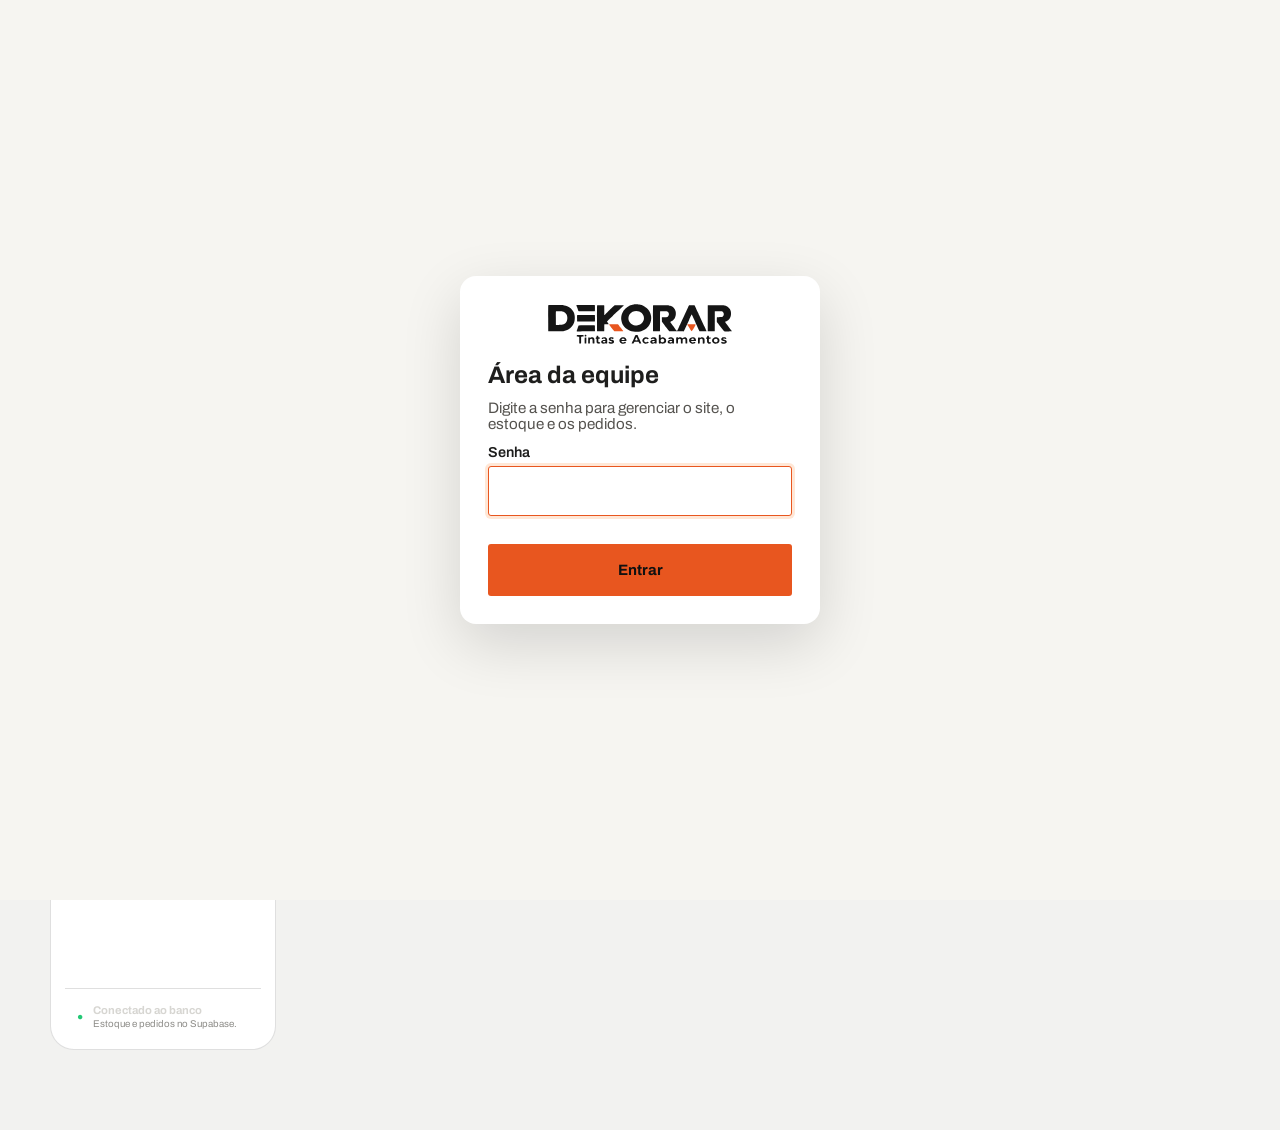
<file: gerencia.html>
<!doctype html>
<html lang="pt-BR">
<head>
  <meta charset="utf-8">
  <meta name="viewport" content="width=device-width, initial-scale=1">
  <meta name="theme-color" content="#f2f2f0">
  <meta name="description" content="Área interna da equipe Dekorar para controle de estoque, pedidos e entregas.">
  <meta name="robots" content="noindex, nofollow">
  <title>Gerência — Dekorar Tintas & Acabamentos</title>
  <link rel="icon" href="assets/img/favicon.svg" type="image/svg+xml">
  <link rel="apple-touch-icon" href="assets/img/apple-touch-icon.png">
  <link rel="preload" href="assets/fonts/archivo-latin-wdth-normal.woff2" as="font" type="font/woff2" crossorigin>
  <link rel="stylesheet" href="assets/styles.css?v=13">
</head>
<body class="admin-page">
  <a class="skip-link" href="#painel">Ir para o painel</a>
  <header class="site-header">
    <nav class="nav shell" aria-label="Navegação da área interna">
      <a class="brand" href="gerencia.html" aria-label="Dekorar — área da equipe"><img src="assets/img/logo-dekorar-dark.svg" width="576" height="126" alt="Dekorar Tintas e Acabamentos"></a>
      <button class="menu-toggle" type="button" aria-label="Abrir menu" aria-expanded="false">☰</button>
      <div class="nav-links">
        <a href="index.html">Ver Site</a>
        <a href="produtos.html">Catálogo</a>
        <a href="gerencia.html" aria-current="page">Gerência</a>
        <span class="admin-user"><span aria-hidden="true">D</span> Equipe Dekorar</span>
        <button class="text-action" type="button" data-logout>Sair</button>
      </div>
    </nav>
  </header>

  <main id="painel" class="admin-main">
    <div class="shell admin-layout">
      <aside class="admin-sidebar" aria-label="Seções da gerência">
        <div class="admin-sidebar-title"><span>Área Interna</span><strong>Gerência</strong></div>
        <nav class="admin-nav">
          <button class="active" type="button" data-admin-tab="overview"><span aria-hidden="true">◫</span> Visão Geral</button>
          <button type="button" data-admin-tab="inventory"><span aria-hidden="true">▦</span> Estoque <span class="nav-badge" data-low-count>0</span></button>
          <button type="button" data-admin-tab="orders"><span aria-hidden="true">□</span> Pedidos <span class="nav-badge" data-open-count>0</span></button>
          <button type="button" data-admin-tab="shipping"><span aria-hidden="true">⌁</span> Envios <span class="nav-badge" data-shipping-count>0</span></button>
          <button type="button" data-admin-tab="site"><span aria-hidden="true">✎</span> Site</button>
        </nav>
        <div class="admin-local-note"><span aria-hidden="true">●</span><div><strong>Conectado ao banco</strong><small>Estoque e pedidos no Supabase.</small></div></div>
      </aside>

      <div class="admin-content">
        <header class="admin-topbar">
          <div><span class="eyebrow">Operação Dekorar</span><h1 data-view-title>Visão Geral</h1></div>
          <div class="admin-date"><span data-admin-date></span><strong data-admin-time></strong></div>
        </header>

        <section class="admin-view active" data-admin-view="overview" aria-labelledby="overview-title">
          <h2 class="visually-hidden" id="overview-title">Visão Geral</h2>
          <div class="metric-grid">
            <article class="metric-card"><span>Produtos Cadastrados</span><strong data-metric-products>0</strong><small>itens monitorados</small></article>
            <article class="metric-card warning"><span>Estoque Baixo</span><strong data-metric-low>0</strong><small>precisam de reposição</small></article>
            <article class="metric-card orange"><span>Pedidos Abertos</span><strong data-metric-orders>0</strong><small>aguardando conclusão</small></article>
            <article class="metric-card green"><span>Em Transporte</span><strong data-metric-shipping>0</strong><small>entregas em andamento</small></article>
          </div>

          <div class="admin-overview-grid">
            <section class="admin-panel"><div class="panel-heading"><div><span>Prioridade</span><h2>Reposição de Estoque</h2></div><button class="text-action" type="button" data-go-view="inventory">Ver Estoque</button></div><div class="stock-alerts" data-stock-alerts></div></section>
            <section class="admin-panel"><div class="panel-heading"><div><span>Movimentação</span><h2>Pedidos Recentes</h2></div><button class="text-action" type="button" data-go-view="orders">Ver Pedidos</button></div><div class="recent-orders" data-recent-orders></div></section>
          </div>
        </section>

        <section class="admin-view" data-admin-view="inventory" aria-labelledby="inventory-title">
          <div class="view-heading"><div><span>Controle por Loja</span><h2 id="inventory-title">Estoque</h2><p>Atualize as quantidades disponíveis em Lavras e Três Corações.</p></div><button class="btn btn-primary" type="button" data-open-product>Adicionar Produto</button></div>
          <div class="admin-toolbar"><label class="admin-search"><span aria-hidden="true">⌕</span><span class="visually-hidden">Buscar no estoque</span><input class="field" name="buscaEstoque" type="search" placeholder="Buscar produto ou categoria…" autocomplete="off" data-stock-search></label><select name="filtroEstoque" aria-label="Filtrar estoque" data-stock-filter><option value="all">Todos os estoques</option><option value="low">Estoque baixo</option><option value="out">Sem estoque</option><option value="ok">Estoque regular</option></select></div>
          <div class="admin-table-wrap"><table class="admin-table"><thead><tr><th>Produto</th><th>Lavras</th><th>Três Corações</th><th>Mínimo</th><th>Total</th><th>Situação</th><th><span class="visually-hidden">Ações</span></th></tr></thead><tbody data-inventory-rows></tbody></table></div>
        </section>

        <section class="admin-view" data-admin-view="orders" aria-labelledby="orders-title">
          <div class="view-heading"><div><span>Vendas</span><h2 id="orders-title">Pedidos</h2><p>Acompanhe o pedido do recebimento até a conclusão.</p></div></div>
          <div class="admin-toolbar"><label class="admin-search"><span aria-hidden="true">⌕</span><span class="visually-hidden">Buscar pedidos</span><input class="field" name="buscaPedidos" type="search" placeholder="Buscar pedido ou cliente…" autocomplete="off" data-order-search></label><select name="filtroPedidos" aria-label="Filtrar pedidos por status" data-order-filter><option value="all">Todos os status</option><option value="Novo">Novos</option><option value="Separação">Em Separação</option><option value="Pronto">Prontos</option><option value="Enviado">Enviados</option><option value="Entregue">Entregues</option><option value="Cancelado">Cancelados</option></select></div>
          <div class="admin-table-wrap"><table class="admin-table orders-table"><thead><tr><th>Pedido</th><th>Cliente</th><th>Data</th><th>Entrega</th><th>Total</th><th>Status</th><th><span class="visually-hidden">Ações</span></th></tr></thead><tbody data-order-rows></tbody></table></div>
        </section>

        <section class="admin-view" data-admin-view="shipping" aria-labelledby="shipping-title">
          <div class="view-heading"><div><span>Logística</span><h2 id="shipping-title">Envios & Retiradas</h2><p>Registre transportadora, previsão e código de rastreio.</p></div></div>
          <div class="shipping-board" data-shipping-board></div>
        </section>

        <section class="admin-view" data-admin-view="site" aria-labelledby="site-title">
          <div class="view-heading"><div><span>Conteúdo</span><h2 id="site-title">Textos e cores do site</h2><p>O que você salvar aqui aparece na página inicial para todo mundo.</p></div></div>
          <form class="site-form" data-site-form>
            <div class="site-grid">
              <label>Título da capa<textarea class="field" name="capa-titulo" rows="2" maxlength="120"></textarea></label>
              <label>Texto da capa<textarea class="field" name="capa-texto" rows="4" maxlength="400"></textarea></label>
              <label>Número de clientes<input class="field" name="clientes-numero" maxlength="20"></label>
              <label>Frase dos clientes<input class="field" name="clientes-frase" maxlength="120"></label>
              <label>Título das entregas<textarea class="field" name="entrega-titulo" rows="2" maxlength="120"></textarea></label>
              <label>Texto das entregas<textarea class="field" name="entrega-texto" rows="4" maxlength="400"></textarea></label>
            </div>
            <div class="site-colors">
              <label>Laranja<input type="color" name="cor-laranja" value="#e8561f"></label>
              <label>Escuro<input type="color" name="cor-escuro" value="#1e1e1d"></label>
              <label>Fundo claro<input type="color" name="cor-fundo" value="#f2f2f0"></label>
            </div>
            <p class="site-note" data-site-note>Deixe um campo em branco para manter o texto que já está no site.</p>
            <div class="site-actions">
              <button class="btn btn-primary" type="submit">Salvar e publicar</button>
              <button class="text-action" type="button" data-site-reset>Voltar ao padrão</button>
              <a class="text-action" href="index.html" target="_blank" rel="noopener">Ver o site</a>
            </div>
          </form>
        </section>
      </div>
    </div>
  </main>

  <dialog class="admin-dialog" id="orderDialog" aria-labelledby="orderDialogTitle">
    <div class="dialog-header"><h2 id="orderDialogTitle">Gerenciar Pedido</h2><button class="icon-button" type="button" data-close-order aria-label="Fechar pedido">×</button></div>
    <form class="admin-dialog-body" data-order-form>
      <input type="hidden" name="orderId">
      <div class="order-detail-summary" data-order-summary></div>
      <div class="form-grid">
        <div class="field-group"><label for="orderStatus">Status</label><select id="orderStatus" name="status"><option>Novo</option><option>Separação</option><option>Pronto</option><option>Enviado</option><option>Entregue</option><option>Cancelado</option></select></div>
        <div class="field-group"><label for="orderCarrier">Transportadora</label><select id="orderCarrier" name="carrier"><option value="">Não definida</option><option>Correios</option><option>Entrega Dekorar</option><option>Retirada na Loja</option><option>Transportadora Parceira</option></select></div>
        <div class="field-group"><label for="orderTracking">Código de Rastreio</label><input class="field" id="orderTracking" name="tracking" autocomplete="off" placeholder="Ex.: BR123456789…"></div>
        <div class="field-group"><label for="orderEstimate">Previsão</label><input class="field" id="orderEstimate" name="estimate" type="date" autocomplete="off"></div>
        <div class="field-group full-row"><label for="orderNotes">Observações</label><textarea class="field admin-textarea" id="orderNotes" name="notes" placeholder="Orientações para separação ou entrega…"></textarea></div>
      </div>
      <div class="admin-dialog-actions"><button class="btn btn-secondary" type="button" data-close-order>Cancelar</button><button class="btn btn-primary" type="submit">Salvar Pedido</button></div>
    </form>
  </dialog>

  <dialog class="admin-dialog" id="productDialog" aria-labelledby="productDialogTitle">
    <div class="dialog-header"><h2 id="productDialogTitle">Adicionar Produto</h2><button class="icon-button" type="button" data-close-product aria-label="Fechar cadastro">×</button></div>
    <form class="admin-dialog-body" data-product-form>
      <div class="form-grid">
        <div class="field-group full-row"><label for="productName">Nome do Produto</label><input class="field" id="productName" name="name" required autocomplete="off" placeholder="Ex.: Tinta Acrílica 18 L…"></div>
        <div class="field-group"><label for="productCategory">Categoria</label><select id="productCategory" name="category"><option>Tintas</option><option>Preparação</option><option>Tratamento</option><option>Revestimentos</option><option>Decorativos</option><option>Ferramentas</option></select></div>
        <div class="field-group"><label for="productMinimum">Estoque Mínimo</label><input class="field" id="productMinimum" name="minimum" type="number" min="0" value="5" required></div>
        <div class="field-group"><label for="productLavras">Quantidade em Lavras</label><input class="field" id="productLavras" name="lavras" type="number" min="0" value="0" required></div>
        <div class="field-group"><label for="productTres">Quantidade em Três Corações</label><input class="field" id="productTres" name="tres" type="number" min="0" value="0" required></div>
      </div>
      <div class="admin-dialog-actions"><button class="btn btn-secondary" type="button" data-close-product>Cancelar</button><button class="btn btn-primary" type="submit">Cadastrar Produto</button></div>
    </form>
  </dialog>

  <div class="toast" role="status" aria-live="polite" data-admin-toast></div>

  <!-- Login do painel (Supabase Auth) -->
  <div class="admin-login" data-login-overlay>
    <form class="admin-login-card" data-login-form>
      <img src="assets/img/logo-dekorar-dark.svg" width="576" height="126" alt="Dekorar" style="height:40px;width:auto">
      <h2>Área da equipe</h2>
      <p>Digite a senha para gerenciar o site, o estoque e os pedidos.</p>
      <label>Senha<input class="field" type="password" name="password" autocomplete="current-password" inputmode="numeric" required autofocus></label>
      <p class="admin-login-error" data-login-error role="alert"></p>
      <button class="btn btn-primary" type="submit">Entrar</button>
    </form>
  </div>
  <style>
    .admin-login{position:fixed;inset:0;z-index:999;display:grid;place-items:center;padding:24px;background:var(--paper,#f2f2f0)}
    .admin-login[hidden]{display:none}
    .admin-login-card{display:flex;flex-direction:column;gap:12px;width:100%;max-width:360px;padding:28px;background:#fff;border-radius:16px;box-shadow:0 20px 60px rgba(0,0,0,.14)}
    .admin-login-card h2{margin:6px 0 0}
    .admin-login-card p{margin:0;color:#55534f;font-size:.95rem}
    .admin-login-card label{display:flex;flex-direction:column;gap:6px;font-weight:600;font-size:.9rem}
    .admin-login-card .field{font-weight:400}
    .admin-login-card .btn{margin-top:4px}
    .admin-login-error{color:#b13e12;min-height:1.2em;font-weight:600}
    .admin-login-error:empty{min-height:0}
    .site-form{display:flex;flex-direction:column;gap:22px;max-width:920px}
    .site-grid{display:grid;grid-template-columns:repeat(2,minmax(0,1fr));gap:18px}
    .site-grid label,.site-colors label{display:flex;flex-direction:column;gap:6px;font-weight:600;font-size:.9rem}
    .site-grid .field{font-weight:400;resize:vertical}
    .site-colors{display:flex;flex-wrap:wrap;gap:18px}
    .site-colors input[type=color]{width:64px;height:40px;padding:2px;border:1px solid #d9d5cd;border-radius:10px;background:#fff;cursor:pointer}
    .site-note{margin:0;color:#55534f;font-size:.9rem}
    .site-actions{display:flex;flex-wrap:wrap;align-items:center;gap:16px}
    @media (max-width:760px){.site-grid{grid-template-columns:1fr}}
  </style>
  <script src="assets/db.js?v=7"></script>
  <script src="assets/site.js"></script>
  <script src="assets/admin.js?v=5"></script>
</body>
</html>
</file>
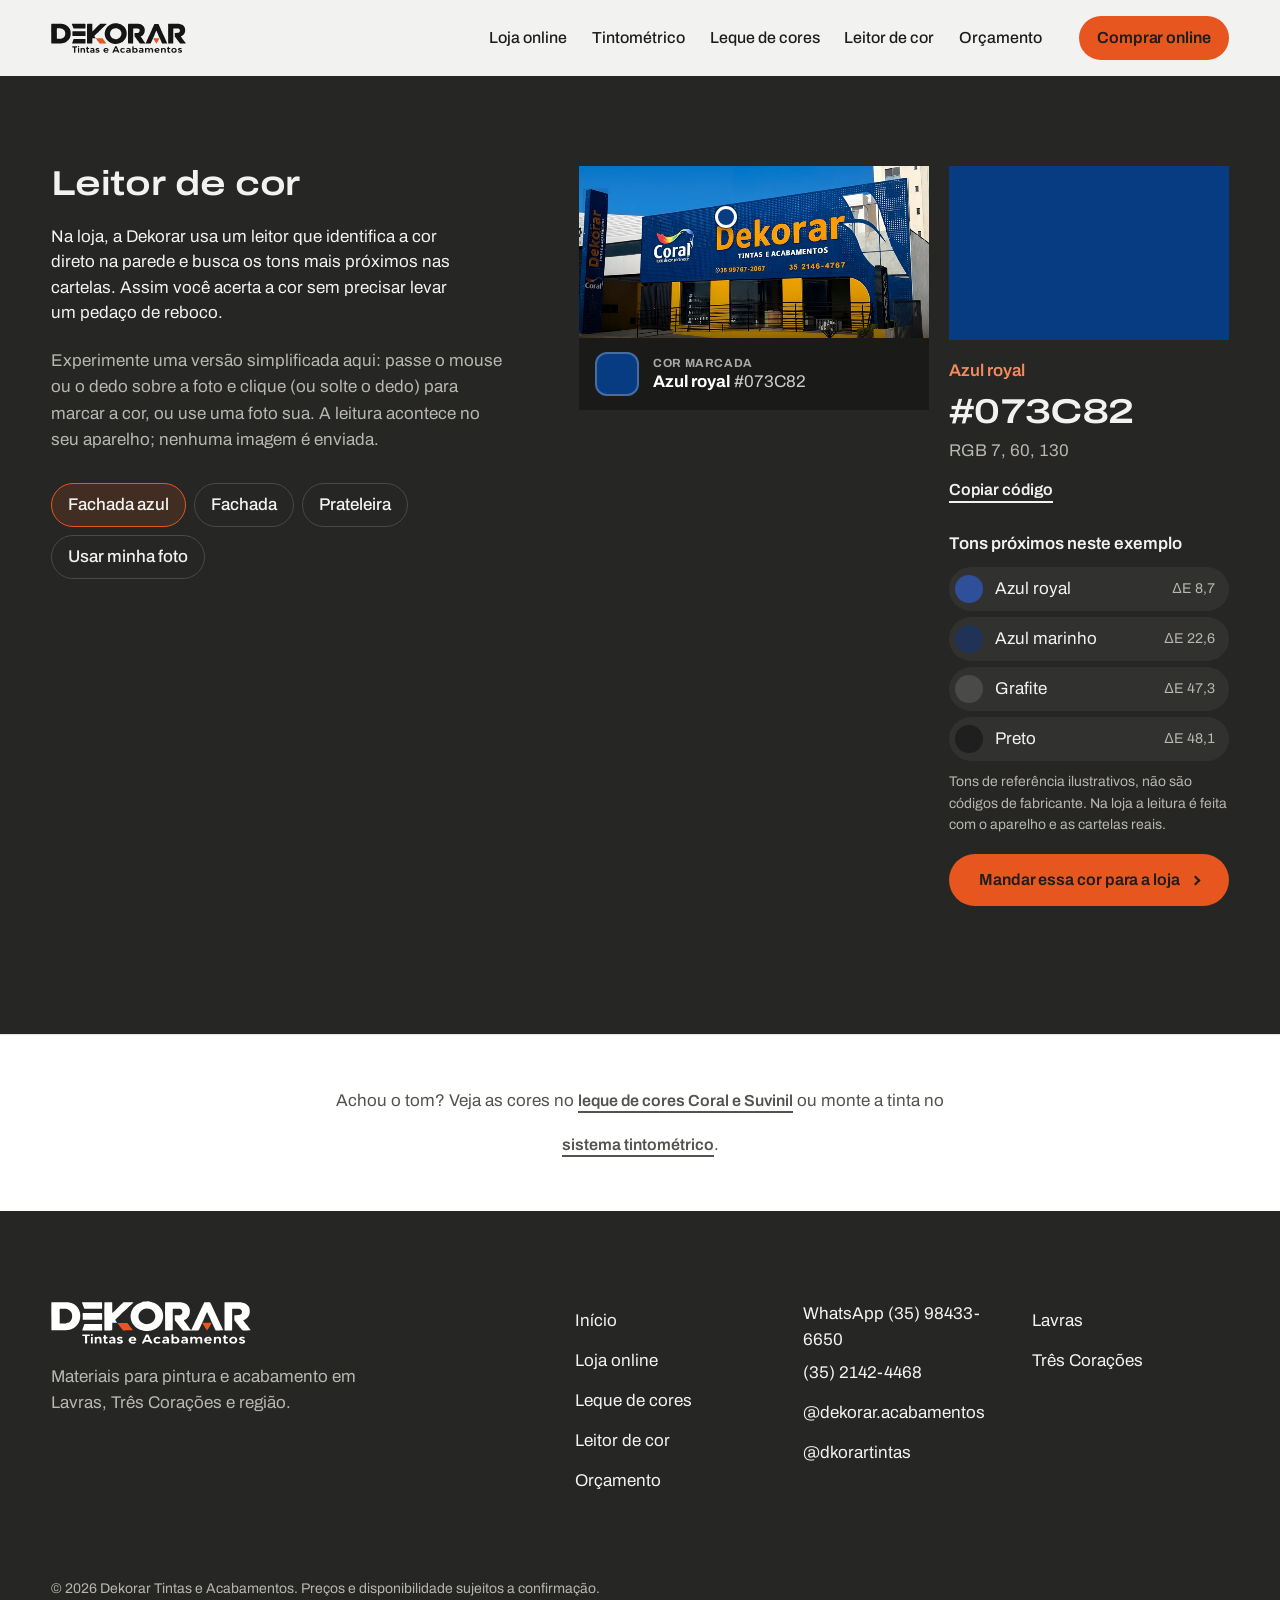
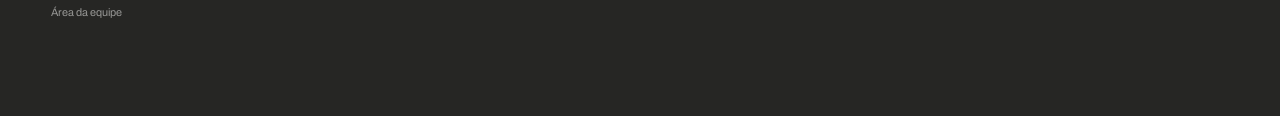
<file: leitor-de-cor.html>
<!doctype html>
<html lang="pt-BR" class="no-js">
<head>
  <meta charset="utf-8">
  <meta name="viewport" content="width=device-width, initial-scale=1, viewport-fit=cover">
  <meta name="theme-color" content="#f2f2f0">
  <title>Leitor de cor | Dekorar Tintas e Acabamentos</title>
  <meta name="description" content="Leitor de cor da Dekorar: descubra o tom de uma parede pela foto e mande a cor para a loja pelo WhatsApp.">
  <link rel="icon" href="assets/img/favicon.svg" type="image/svg+xml">
  <link rel="icon" href="assets/img/favicon-32.png" sizes="32x32" type="image/png">
  <link rel="apple-touch-icon" href="assets/img/apple-touch-icon.png">
  <link rel="preload" href="assets/fonts/archivo-latin-wdth-normal.woff2" as="font" type="font/woff2" crossorigin>
  <link rel="stylesheet" href="assets/home.css?v=20">
  <link rel="stylesheet" href="assets/referencia-2026.css?v=37">
  <link rel="stylesheet" href="assets/paginas.css?v=3">
  <link rel="stylesheet" href="assets/mobile.css?v=1" media="(max-width: 767px)">
  <script>(function(d){d.classList.replace("no-js","js");if(!matchMedia("(prefers-reduced-motion: reduce)").matches)d.classList.add("motion");setTimeout(function(){if(!window.Motion)d.classList.remove("motion")},3000)})(document.documentElement)</script>
</head>
<body class="sub-page">
  <a class="skip-link" href="#conteudo">Ir para o conteúdo</a>
  <div class="progress" aria-hidden="true"><span data-progress></span></div>

  <header class="site-header is-scrolled" data-header>
    <div class="bar">
      <a class="brand" href="index.html" aria-label="Dekorar Tintas e Acabamentos, página inicial">
        <img src="assets/img/logo-dekorar-dark.svg" width="576" height="126" alt="Dekorar Tintas e Acabamentos">
      </a>
      <nav class="nav" id="menu" aria-label="Navegação principal">
        <ul class="nav-list">
          <li><a href="produtos.html">Loja online</a></li>
          <li><a href="tintometrico.html">Tintométrico</a></li>
          <li><a href="leque-de-cores.html">Leque de cores</a></li>
          <li><a href="leitor-de-cor.html" aria-current="page">Leitor de cor</a></li>
          <li><a href="orcamento.html">Orçamento</a></li>
        </ul>
        <div class="nav-extra">
          <a class="btn btn-orange" href="produtos.html">Comprar online</a>
          <a href="tel:+5535984336650">(35) 98433-6650</a>
          <a href="https://www.instagram.com/dekorar.acabamentos/" target="_blank" rel="noopener">Instagram da Dekorar</a>
        </div>
      </nav>
      <a class="btn btn-orange btn-sm header-cta" href="produtos.html">Comprar online</a>
      <button class="menu-toggle" type="button" aria-controls="menu" aria-expanded="false"><span>Menu</span></button>
    </div>
  </header>

  <main id="conteudo" class="page-main">
    <!-- Leitor de cor -->
    <section class="leitor" id="leitor" aria-labelledby="leitor-title">
      <div class="leitor-copy">
        <h1 id="leitor-title" class="h2">Leitor de cor</h1>
        <p class="lead">Na loja, a Dekorar usa um leitor que identifica a cor direto na parede e busca os tons mais próximos nas cartelas. Assim você acerta a cor sem precisar levar um pedaço de reboco.</p>
        <p>Experimente uma versão simplificada aqui: passe o mouse ou o dedo sobre a foto e clique (ou solte o dedo) para marcar a cor, ou use uma foto sua. A leitura acontece no seu aparelho; nenhuma imagem é enviada.</p>
        <div class="reader-sources" role="group" aria-label="Escolher foto" data-reader-sources>
          <button type="button" aria-pressed="true" data-src="assets/img/fachada-tres-coracoes-md.webp">Fachada azul</button>
          <button type="button" aria-pressed="false" data-src="assets/img/fachada-entrega-md.webp">Fachada</button>
          <button type="button" aria-pressed="false" data-src="assets/img/estoque-prateleiras-md.webp">Prateleira</button>
          <label class="upload">Usar minha foto<input type="file" accept="image/*" data-reader-file></label>
        </div>
      </div>
      <div class="reader" data-reader>
        <div class="reader-stage">
          <canvas class="reader-canvas" width="900" height="1100" data-reader-canvas aria-label="Foto para leitura de cor. Use as setas para mover o ponto de leitura." tabindex="0" role="img"></canvas>
          <div class="loupe" aria-hidden="true" data-loupe><canvas width="140" height="140"></canvas></div>
          <div class="pick" aria-hidden="true" data-pick><i data-pick-swatch></i><span><strong data-pick-name>Cor</strong><small data-pick-hex>#000000</small></span></div>
          <span class="reader-mark" aria-hidden="true" data-mark></span>
          <div class="reader-marked" data-marked>
            <i data-marked-swatch></i>
            <p><small>Cor marcada</small><strong data-marked-name>Clique na foto para marcar</strong> <span data-marked-hex></span></p>
          </div>
        </div>
        <div class="reader-result" aria-live="polite">
          <div class="swatch" data-swatch></div>
          <div class="reader-values">
            <p class="reader-name" data-name>Cor</p>
            <p class="reader-hex" data-hex>#000000</p>
            <p class="reader-rgb" data-rgb>RGB 0, 0, 0</p>
            <button class="copy text-link" type="button" data-copy-hex><span class="copy-label">Copiar código</span></button>
          </div>
          <div class="near">
            <p class="near-title">Tons próximos neste exemplo</p>
            <ul class="near-list" data-near></ul>
            <p class="near-note">Tons de referência ilustrativos, não são códigos de fabricante. Na loja a leitura é feita com o aparelho e as cartelas reais.</p>
          </div>
          <a class="btn btn-orange btn-block" data-reader-wa href="https://wa.me/5535984336650" target="_blank" rel="noopener">Mandar essa cor para a loja</a>
        </div>
      </div>
    </section>


    <section class="page-next" aria-label="Próximo passo">
      <p>Achou o tom? Veja as cores no <a class="text-link" href="leque-de-cores.html">leque de cores Coral e Suvinil</a> ou monte a tinta no <a class="text-link" href="tintometrico.html">sistema tintométrico</a>.</p>
    </section>
  </main>

  <footer class="site-footer">
    <div class="footer-grid">
      <div class="footer-brand">
        <img src="assets/img/logo-dekorar-light.svg" width="576" height="126" alt="Dekorar Tintas e Acabamentos" loading="lazy">
        <p>Materiais para pintura e acabamento em Lavras, Três Corações e região.</p>
      </div>
      <nav aria-label="Rodapé" class="footer-col">
        <a href="index.html">Início</a><a href="produtos.html">Loja online</a><a href="leque-de-cores.html">Leque de cores</a><a href="leitor-de-cor.html">Leitor de cor</a><a href="orcamento.html">Orçamento</a>
      </nav>
      <div class="footer-col">
        <a href="https://wa.me/5535984336650" target="_blank" rel="noopener">WhatsApp (35) 98433-6650</a>
        <a href="tel:+553521424468">(35) 2142-4468</a>
        <a href="https://www.instagram.com/dekorar.acabamentos/" target="_blank" rel="noopener">@dekorar.acabamentos</a>
        <a href="https://www.instagram.com/dkorartintas/" target="_blank" rel="noopener">@dkorartintas</a>
      </div>
      <div class="footer-col">
        <a href="index.html#lojas">Lavras</a>
        <a href="index.html#lojas">Três Corações</a>
      </div>
    </div>
    <p class="footer-legal">© <span data-year>2026</span> Dekorar Tintas e Acabamentos. Preços e disponibilidade sujeitos a confirmação.</p>
    <p class="footer-staff"><a href="gerencia.html">Área da equipe</a></p>
  </footer>

  <div class="toast" role="status" aria-live="polite" data-toast></div>

  <script src="assets/vendor/motion-12.23.12.min.js" defer></script>
  <script src="assets/cms.js?v=1" defer></script>
  <script src="assets/db.js?v=7" defer></script>
  <script src="assets/home.js?v=22" defer></script>
</body>
</html>
</file>
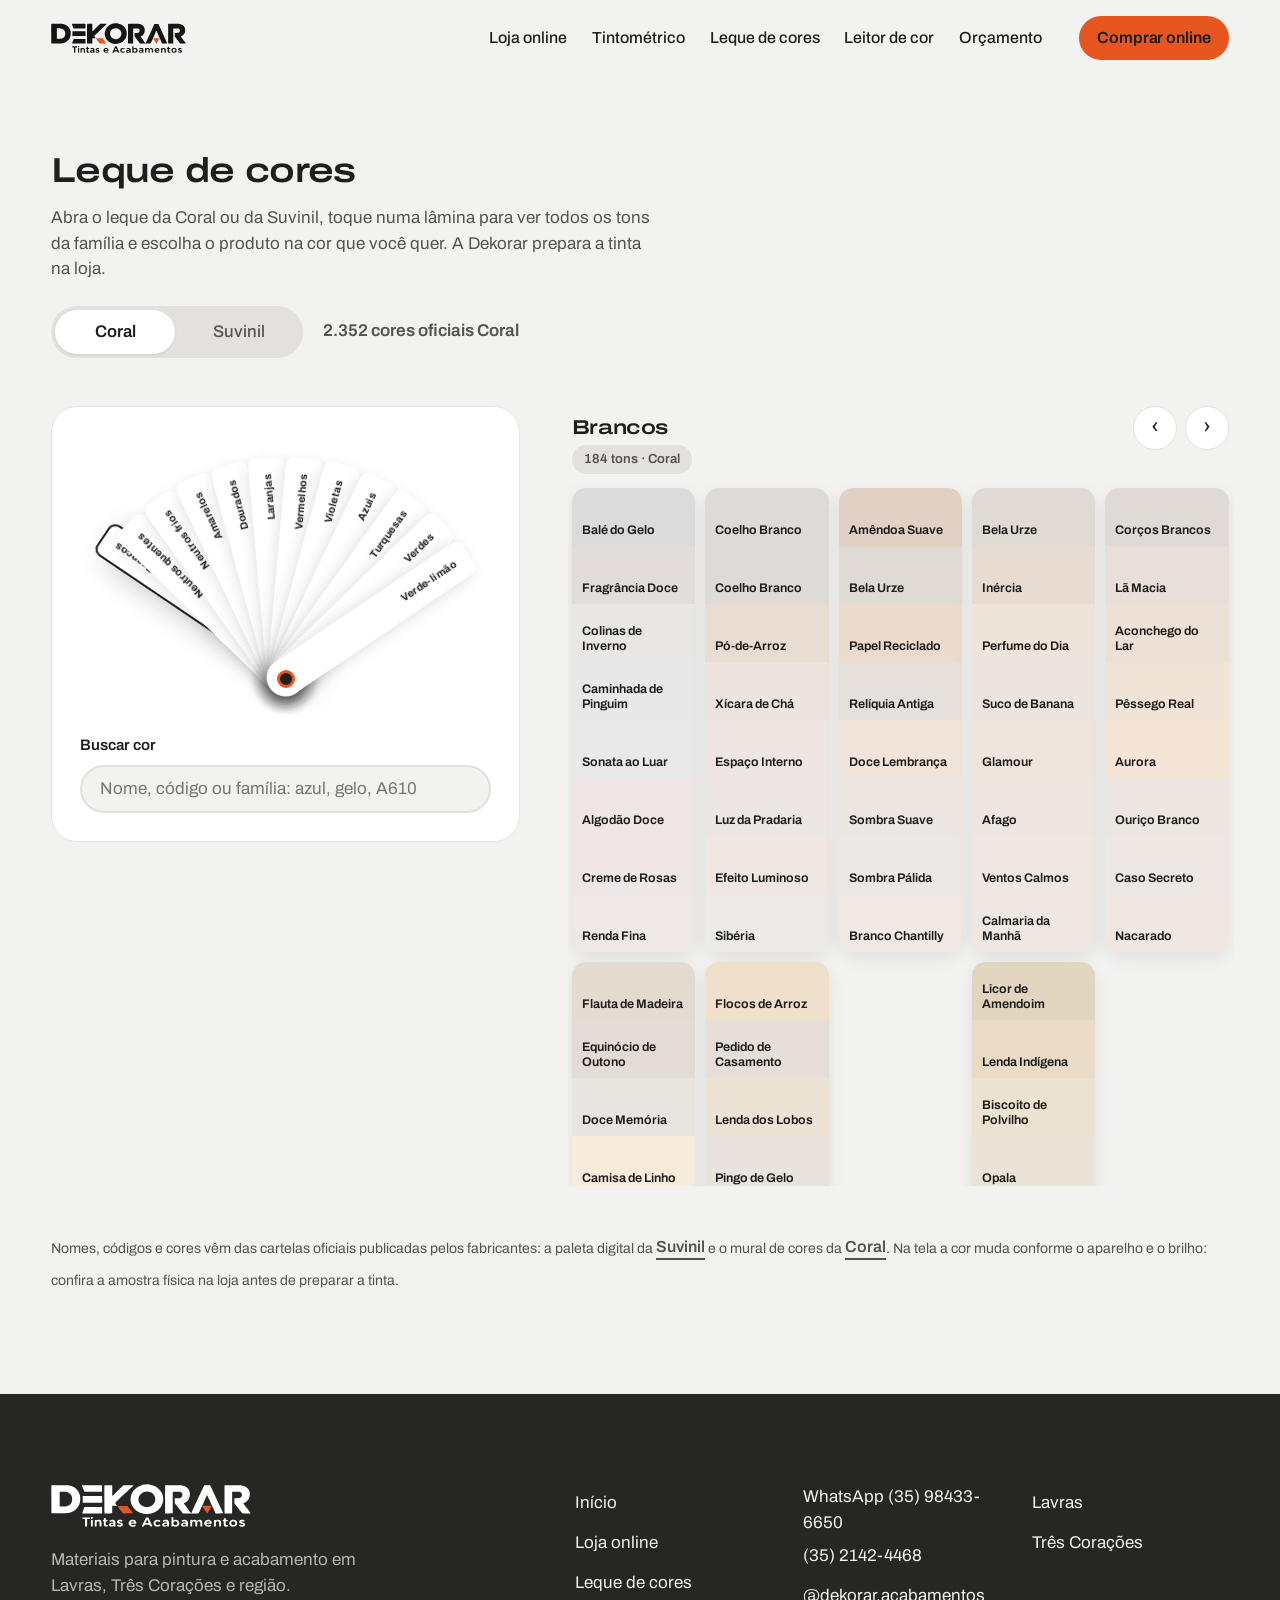
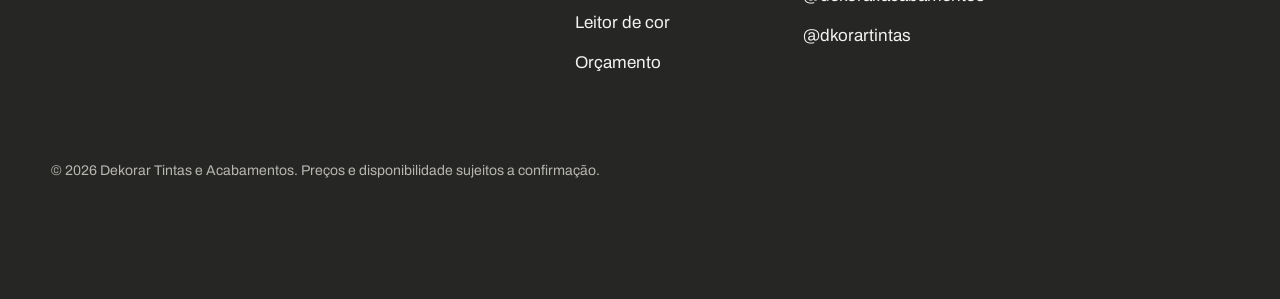
<file: leque-de-cores.html>
<!doctype html>
<html lang="pt-BR" class="no-js">
<head>
  <meta charset="utf-8">
  <meta name="viewport" content="width=device-width, initial-scale=1, viewport-fit=cover">
  <meta name="theme-color" content="#f2f2f0">
  <title>Leque de cores | Dekorar Tintas e Acabamentos</title>
  <meta name="description" content="Leque de cores Coral e Suvinil interativo: escolha o tom e o produto e peça na Dekorar pelo WhatsApp.">
  <link rel="icon" href="assets/img/favicon.svg" type="image/svg+xml">
  <link rel="icon" href="assets/img/favicon-32.png" sizes="32x32" type="image/png">
  <link rel="apple-touch-icon" href="assets/img/apple-touch-icon.png">
  <link rel="preload" href="assets/fonts/archivo-latin-wdth-normal.woff2" as="font" type="font/woff2" crossorigin>
  <link rel="stylesheet" href="assets/home.css?v=20">
  <link rel="stylesheet" href="assets/referencia-2026.css?v=37">
  <link rel="stylesheet" href="assets/paginas.css?v=3">
  <link rel="stylesheet" href="assets/mobile.css?v=1" media="(max-width: 767px)">
  <script>(function(d){d.classList.replace("no-js","js");if(!matchMedia("(prefers-reduced-motion: reduce)").matches)d.classList.add("motion");setTimeout(function(){if(!window.Motion)d.classList.remove("motion")},3000)})(document.documentElement)</script>
</head>
<body class="sub-page">
  <a class="skip-link" href="#conteudo">Ir para o conteúdo</a>
  <div class="progress" aria-hidden="true"><span data-progress></span></div>

  <header class="site-header is-scrolled" data-header>
    <div class="bar">
      <a class="brand" href="index.html" aria-label="Dekorar Tintas e Acabamentos, página inicial">
        <img src="assets/img/logo-dekorar-dark.svg" width="576" height="126" alt="Dekorar Tintas e Acabamentos">
      </a>
      <nav class="nav" id="menu" aria-label="Navegação principal">
        <ul class="nav-list">
          <li><a href="produtos.html">Loja online</a></li>
          <li><a href="tintometrico.html">Tintométrico</a></li>
          <li><a href="leque-de-cores.html" aria-current="page">Leque de cores</a></li>
          <li><a href="leitor-de-cor.html">Leitor de cor</a></li>
          <li><a href="orcamento.html">Orçamento</a></li>
        </ul>
        <div class="nav-extra">
          <a class="btn btn-orange" href="produtos.html">Comprar online</a>
          <a href="tel:+5535984336650">(35) 98433-6650</a>
          <a href="https://www.instagram.com/dekorar.acabamentos/" target="_blank" rel="noopener">Instagram da Dekorar</a>
        </div>
      </nav>
      <a class="btn btn-orange btn-sm header-cta" href="produtos.html">Comprar online</a>
      <button class="menu-toggle" type="button" aria-controls="menu" aria-expanded="false"><span>Menu</span></button>
    </div>
  </header>

  <main id="conteudo" class="page-main">
    <section class="leque" data-leque aria-labelledby="leque-title">
      <div class="leque-head">
        <h1 id="leque-title" class="h2">Leque de cores</h1>
        <p class="lead">Abra o leque da Coral ou da Suvinil, toque numa lâmina para ver todos os tons da família e escolha o produto na cor que você quer. A Dekorar prepara a tinta na loja.</p>
        <div class="leque-brandbar">
          <div class="tabs leque-brands" role="tablist" aria-label="Marca do leque" data-leque-tabs>
            <span class="tabs-bg" aria-hidden="true"></span>
            <button type="button" role="tab" id="tab-coral" aria-controls="leque-panel" aria-selected="true" data-brand="Coral">Coral</button>
            <button type="button" role="tab" id="tab-suvinil" aria-controls="leque-panel" aria-selected="false" tabindex="-1" data-brand="Suvinil">Suvinil</button>
          </div>
          <p class="leque-count" data-brand-count aria-live="polite"></p>
        </div>
      </div>

      <div class="leque-body" id="leque-panel" role="tabpanel" aria-labelledby="tab-coral">
        <div class="leque-stage">
          <div class="fan" data-fan aria-label="Famílias de cor do leque" role="group"></div>
          <label class="leque-search"><span>Buscar cor</span><input type="search" placeholder="Nome, código ou família: azul, gelo, A610" autocomplete="off" data-leque-search></label>
        </div>
        <div class="leque-detail">
          <div class="blade-open" data-blade aria-live="polite"></div>
          <div class="pick-card" data-pick-card hidden>
            <div class="pick-swatch" data-pick-swatch></div>
            <div class="pick-info">
              <p class="pick-brand" data-pick-brand></p>
              <h2 class="h3" data-pick-name></h2>
              <p class="pick-code" data-pick-code></p>
            </div>
            <fieldset class="pick-products">
              <legend>Escolha o produto nessa cor</legend>
              <div class="pick-list" data-pick-products></div>
            </fieldset>
            <div class="pick-actions">
              <a class="btn btn-orange" data-pick-wa href="https://wa.me/5535984336650" target="_blank" rel="noopener">Pedir essa cor pelo WhatsApp</a>
              <button class="copy text-link" type="button" data-copy-color><span class="copy-label">Copiar nome da cor</span></button>
            </div>
          </div>
        </div>
      </div>
      <p class="leque-note">Nomes, códigos e cores vêm das cartelas oficiais publicadas pelos fabricantes: a paleta digital da <a class="text-link" href="https://www.suvinil.com.br/cores" target="_blank" rel="noopener">Suvinil</a> e o mural de cores da <a class="text-link" href="https://www.coral.com.br/pt/paletas-de-cor" target="_blank" rel="noopener">Coral</a>. Na tela a cor muda conforme o aparelho e o brilho: confira a amostra física na loja antes de preparar a tinta.</p>
    </section>
  </main>

  <footer class="site-footer">
    <div class="footer-grid">
      <div class="footer-brand">
        <img src="assets/img/logo-dekorar-light.svg" width="576" height="126" alt="Dekorar Tintas e Acabamentos" loading="lazy">
        <p>Materiais para pintura e acabamento em Lavras, Três Corações e região.</p>
      </div>
      <nav aria-label="Rodapé" class="footer-col">
        <a href="index.html">Início</a><a href="produtos.html">Loja online</a><a href="leque-de-cores.html">Leque de cores</a><a href="leitor-de-cor.html">Leitor de cor</a><a href="orcamento.html">Orçamento</a>
      </nav>
      <div class="footer-col">
        <a href="https://wa.me/5535984336650" target="_blank" rel="noopener">WhatsApp (35) 98433-6650</a>
        <a href="tel:+553521424468">(35) 2142-4468</a>
        <a href="https://www.instagram.com/dekorar.acabamentos/" target="_blank" rel="noopener">@dekorar.acabamentos</a>
        <a href="https://www.instagram.com/dkorartintas/" target="_blank" rel="noopener">@dkorartintas</a>
      </div>
      <div class="footer-col">
        <a href="index.html#lojas">Lavras</a>
        <a href="index.html#lojas">Três Corações</a>
      </div>
    </div>
    <p class="footer-legal">© <span data-year>2026</span> Dekorar Tintas e Acabamentos. Preços e disponibilidade sujeitos a confirmação.</p>
    <p class="footer-staff"><a href="gerencia.html">Área da equipe</a></p>
  </footer>

  <div class="toast" role="status" aria-live="polite" data-toast></div>

  <script src="assets/vendor/motion-12.23.12.min.js" defer></script>
  <script src="assets/catalog-data.js?v=13" defer></script>
  <script src="assets/leque-data.js?v=3" defer></script>
  <script src="assets/cms.js?v=1" defer></script>
  <script src="assets/db.js?v=7" data-consumer="assets/home.js?v=22 assets/leque.js?v=3" defer></script>
</body>
</html>
</file>
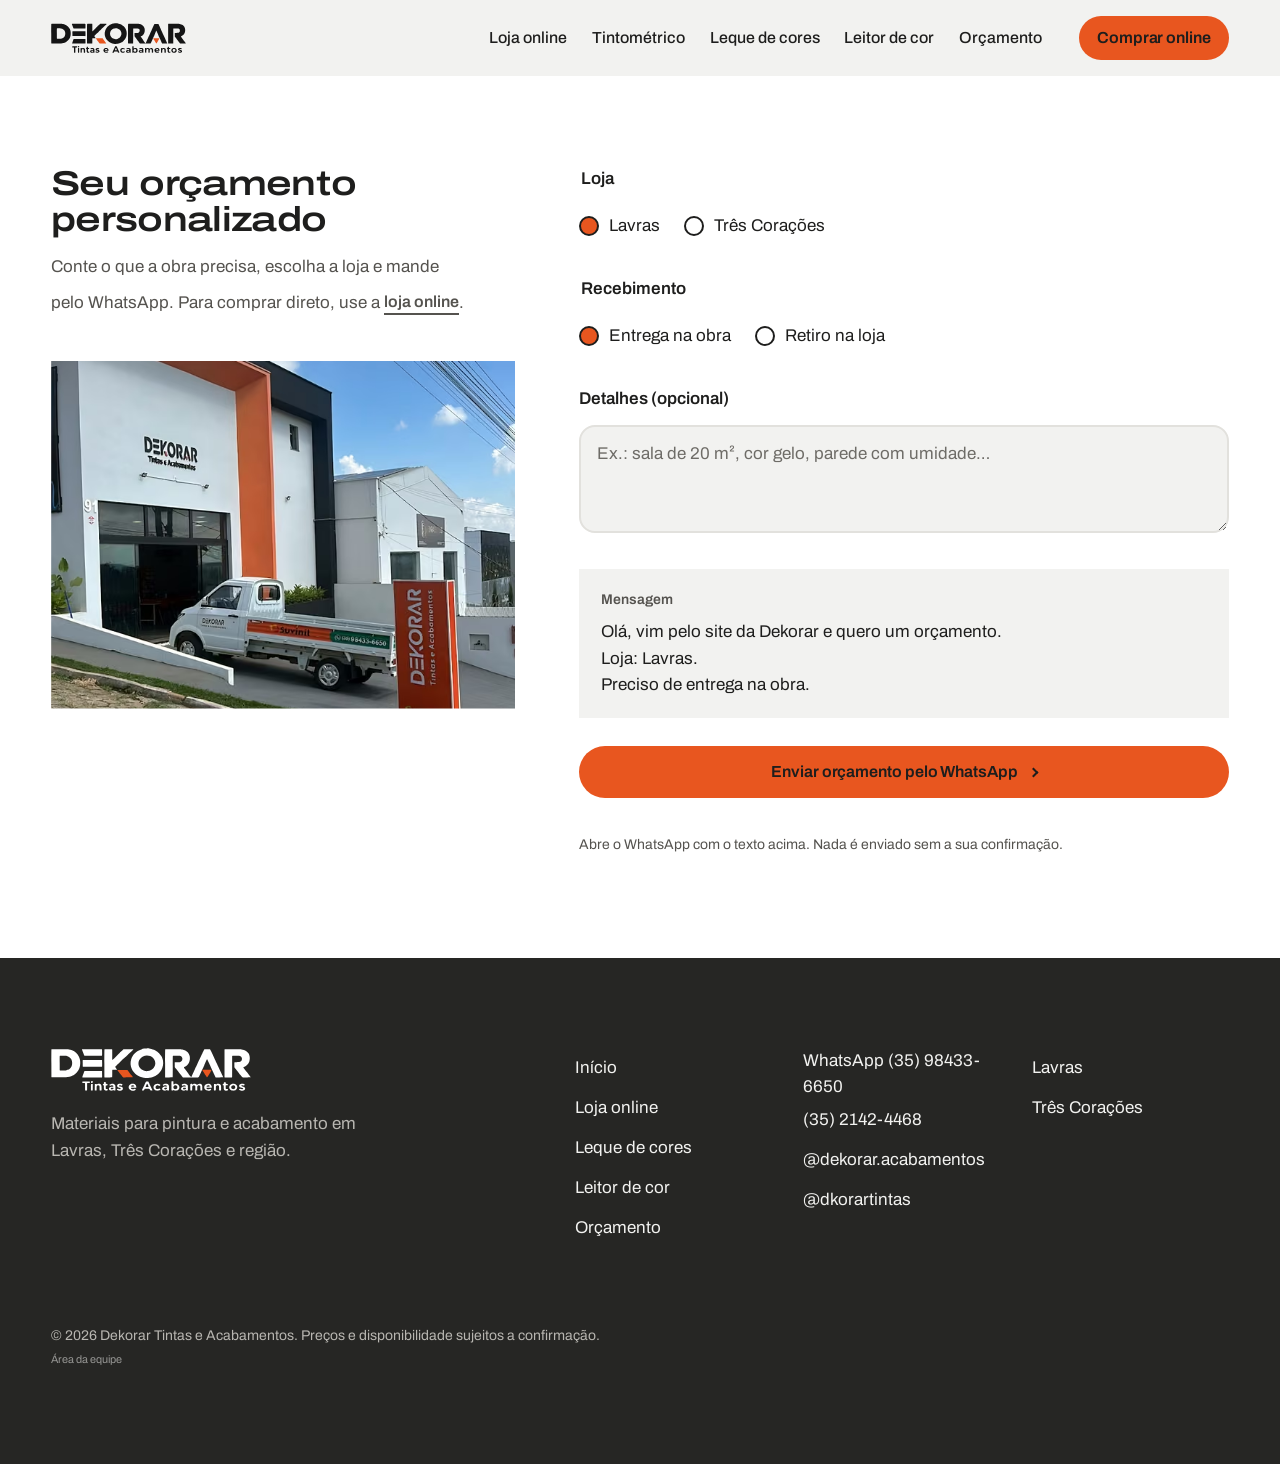
<file: orcamento.html>
<!doctype html>
<html lang="pt-BR" class="no-js">
<head>
  <meta charset="utf-8">
  <meta name="viewport" content="width=device-width, initial-scale=1, viewport-fit=cover">
  <meta name="theme-color" content="#f2f2f0">
  <title>Orçamento | Dekorar Tintas e Acabamentos</title>
  <meta name="description" content="Peça seu orçamento personalizado na Dekorar: escolha a loja, entrega ou retirada, e envie pelo WhatsApp.">
  <link rel="icon" href="assets/img/favicon.svg" type="image/svg+xml">
  <link rel="icon" href="assets/img/favicon-32.png" sizes="32x32" type="image/png">
  <link rel="apple-touch-icon" href="assets/img/apple-touch-icon.png">
  <link rel="preload" href="assets/fonts/archivo-latin-wdth-normal.woff2" as="font" type="font/woff2" crossorigin>
  <link rel="stylesheet" href="assets/home.css?v=20">
  <link rel="stylesheet" href="assets/referencia-2026.css?v=37">
  <link rel="stylesheet" href="assets/paginas.css?v=3">
  <link rel="stylesheet" href="assets/mobile.css?v=1" media="(max-width: 767px)">
  <script>(function(d){d.classList.replace("no-js","js");if(!matchMedia("(prefers-reduced-motion: reduce)").matches)d.classList.add("motion");setTimeout(function(){if(!window.Motion)d.classList.remove("motion")},3000)})(document.documentElement)</script>
</head>
<body class="sub-page">
  <a class="skip-link" href="#conteudo">Ir para o conteúdo</a>
  <div class="progress" aria-hidden="true"><span data-progress></span></div>

  <header class="site-header is-scrolled" data-header>
    <div class="bar">
      <a class="brand" href="index.html" aria-label="Dekorar Tintas e Acabamentos, página inicial">
        <img src="assets/img/logo-dekorar-dark.svg" width="576" height="126" alt="Dekorar Tintas e Acabamentos">
      </a>
      <nav class="nav" id="menu" aria-label="Navegação principal">
        <ul class="nav-list">
          <li><a href="produtos.html">Loja online</a></li>
          <li><a href="tintometrico.html">Tintométrico</a></li>
          <li><a href="leque-de-cores.html">Leque de cores</a></li>
          <li><a href="leitor-de-cor.html">Leitor de cor</a></li>
          <li><a href="orcamento.html" aria-current="page">Orçamento</a></li>
        </ul>
        <div class="nav-extra">
          <a class="btn btn-orange" href="produtos.html">Comprar online</a>
          <a href="tel:+5535984336650">(35) 98433-6650</a>
          <a href="https://www.instagram.com/dekorar.acabamentos/" target="_blank" rel="noopener">Instagram da Dekorar</a>
        </div>
      </nav>
      <a class="btn btn-orange btn-sm header-cta" href="produtos.html">Comprar online</a>
      <button class="menu-toggle" type="button" aria-controls="menu" aria-expanded="false"><span>Menu</span></button>
    </div>
  </header>

  <main id="conteudo" class="page-main">
    <!-- Orçamento -->
    <section class="pedido" id="pedido" aria-labelledby="pedido-title">
      <div class="pedido-intro">
        <h1 id="pedido-title" class="h2">Seu orçamento personalizado</h1>
        <p>Conte o que a obra precisa, escolha a loja e mande pelo WhatsApp. Para comprar direto, use a <a class="text-link" href="produtos.html">loja online</a>.</p>
        <div class="pedido-photo">
          <picture data-store-picture>
            <source type="image/avif" srcset="assets/img/fachada-entrega-sm.avif 640w, assets/img/fachada-entrega-md.avif 1080w, assets/img/fachada-entrega-lg.avif 1800w" sizes="(max-width: 900px) 100vw, 40vw" data-store-source>
            <img src="assets/img/fachada-entrega-md.webp" srcset="assets/img/fachada-entrega-sm.webp 640w, assets/img/fachada-entrega-md.webp 1080w, assets/img/fachada-entrega-lg.webp 1800w" sizes="(max-width: 900px) 100vw, 40vw" width="1800" height="2454" alt="Fachada da loja Dekorar de Lavras, branca com moldura laranja, número 91" loading="lazy" decoding="async" data-store-photo>
          </picture>
        </div>
      </div>
      <form class="ficha" data-builder action="https://wa.me/5535984336650" method="get" target="_blank">
        <fieldset>
          <legend>Loja</legend>
          <div class="opts">
            <label><input type="radio" name="loja" value="Lavras" checked> Lavras</label>
            <label><input type="radio" name="loja" value="Três Corações"> Três Corações</label>
          </div>
        </fieldset>
        <fieldset>
          <legend>Recebimento</legend>
          <div class="opts">
            <label><input type="radio" name="receber" value="entrega" checked> Entrega na obra</label>
            <label><input type="radio" name="receber" value="retirada"> Retiro na loja</label>
          </div>
        </fieldset>
        <label class="field"><span>Detalhes (opcional)</span>
          <textarea name="detalhes" rows="3" maxlength="400" autocomplete="off" placeholder="Ex.: sala de 20&nbsp;m², cor gelo, parede com umidade…"></textarea>
        </label>
        <div class="preview" aria-live="polite">
          <span class="preview-label" id="preview-label">Mensagem</span>
          <p data-preview aria-labelledby="preview-label">Olá, vim pelo site da Dekorar e quero um orçamento.</p>
        </div>
        <input type="hidden" name="text" value="Olá, vim pelo site da Dekorar e quero um orçamento." data-text>
        <button class="btn btn-orange btn-block" type="submit">Enviar orçamento pelo WhatsApp</button>
        <p class="form-note">Abre o WhatsApp com o texto acima. Nada é enviado sem a sua confirmação.</p>
      </form>
    </section>

  </main>

  <footer class="site-footer">
    <div class="footer-grid">
      <div class="footer-brand">
        <img src="assets/img/logo-dekorar-light.svg" width="576" height="126" alt="Dekorar Tintas e Acabamentos" loading="lazy">
        <p>Materiais para pintura e acabamento em Lavras, Três Corações e região.</p>
      </div>
      <nav aria-label="Rodapé" class="footer-col">
        <a href="index.html">Início</a><a href="produtos.html">Loja online</a><a href="leque-de-cores.html">Leque de cores</a><a href="leitor-de-cor.html">Leitor de cor</a><a href="orcamento.html">Orçamento</a>
      </nav>
      <div class="footer-col">
        <a href="https://wa.me/5535984336650" target="_blank" rel="noopener">WhatsApp (35) 98433-6650</a>
        <a href="tel:+553521424468">(35) 2142-4468</a>
        <a href="https://www.instagram.com/dekorar.acabamentos/" target="_blank" rel="noopener">@dekorar.acabamentos</a>
        <a href="https://www.instagram.com/dkorartintas/" target="_blank" rel="noopener">@dkorartintas</a>
      </div>
      <div class="footer-col">
        <a href="index.html#lojas">Lavras</a>
        <a href="index.html#lojas">Três Corações</a>
      </div>
    </div>
    <p class="footer-legal">© <span data-year>2026</span> Dekorar Tintas e Acabamentos. Preços e disponibilidade sujeitos a confirmação.</p>
    <p class="footer-staff"><a href="gerencia.html">Área da equipe</a></p>
  </footer>

  <div class="toast" role="status" aria-live="polite" data-toast></div>

  <script src="assets/vendor/motion-12.23.12.min.js" defer></script>
  <script src="assets/cms.js?v=1" defer></script>
  <script src="assets/db.js?v=7" defer></script>
  <script src="assets/home.js?v=22" defer></script>
</body>
</html>
</file>
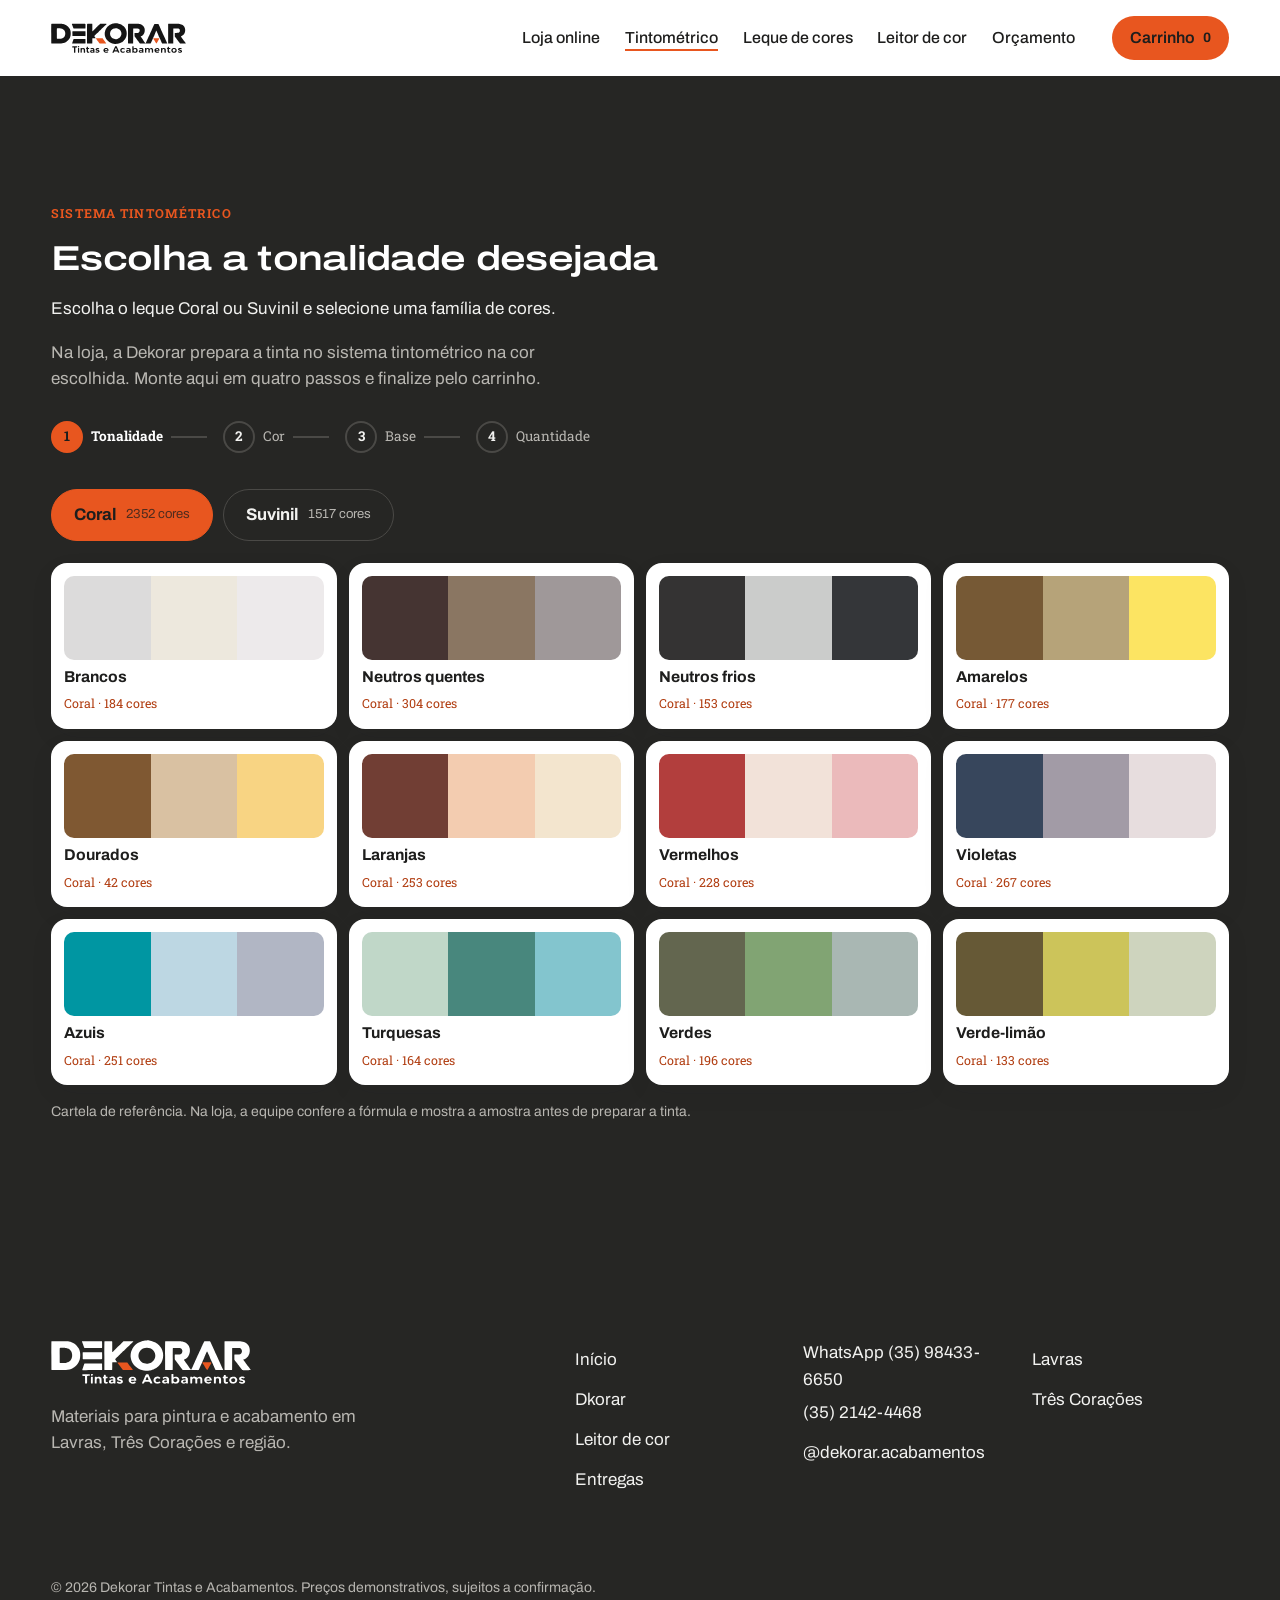
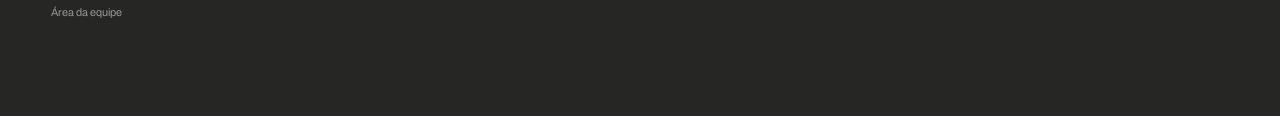
<file: tintometrico.html>
<!doctype html>
<html lang="pt-BR" class="no-js">
<head>
  <meta charset="utf-8">
  <meta name="viewport" content="width=device-width, initial-scale=1, viewport-fit=cover">
  <meta name="theme-color" content="#f2f2f0">
  <title>Sistema tintométrico | Dekorar Tintas e Acabamentos</title>
  <meta name="description" content="Sistema tintométrico da Dekorar: escolha a tonalidade, a cor e a base, e receba a tinta preparada na cor que você quer.">
  <link rel="canonical" href="https://duduwwl.github.io/dekorar-tintas-acabamentos/tintometrico.html">
  <link rel="icon" href="assets/img/favicon.svg" type="image/svg+xml">
  <link rel="icon" href="assets/img/favicon-32.png" sizes="32x32" type="image/png">
  <link rel="apple-touch-icon" href="assets/img/apple-touch-icon.png">
  <link rel="preload" href="assets/fonts/archivo-latin-wdth-normal.woff2" as="font" type="font/woff2" crossorigin>
  <link rel="stylesheet" href="assets/home.css?v=20">
  <link rel="stylesheet" href="assets/shop.css?v=6">
  <link rel="stylesheet" href="assets/mobile.css?v=1" media="(max-width: 767px)">
  <script>document.documentElement.classList.replace("no-js","js")</script>
</head>
<body class="shop-page">
  <a class="skip-link" href="#tintometrico">Ir para o sistema tintométrico</a>

  <header class="site-header is-scrolled" data-header>
    <div class="bar">
      <a class="brand" href="index.html" aria-label="Dekorar Tintas e Acabamentos, página inicial">
        <img src="assets/img/logo-dekorar-dark.svg" width="576" height="126" alt="Dekorar Tintas e Acabamentos">
      </a>
      <nav class="nav" id="menu" aria-label="Navegação principal">
        <ul class="nav-list">
          <li><a href="produtos.html">Loja online</a></li>
          <li><a href="tintometrico.html" aria-current="page">Tintométrico</a></li>
          <li><a href="leque-de-cores.html">Leque de cores</a></li>
          <li><a href="leitor-de-cor.html">Leitor de cor</a></li>
          <li><a href="orcamento.html">Orçamento</a></li>
        </ul>
        <div class="nav-extra">
          <a href="https://wa.me/5535984336650" target="_blank" rel="noopener">WhatsApp (35) 98433-6650</a>
          <a href="tel:+553521424468">(35) 2142-4468</a>
        </div>
      </nav>
      <button class="btn btn-orange btn-sm header-cta cart-btn" type="button" data-open-cart>Carrinho <span class="cart-badge" data-cart-count>0</span></button>
      <button class="menu-toggle" type="button" aria-controls="menu" aria-expanded="false"><span>Menu</span></button>
    </div>
  </header>

  <main id="tintometrico">
    <section class="tint tint-dark" data-tint aria-labelledby="tint-title">
      <div class="tint-hero">
        <p class="eyebrow eyebrow-light">Sistema tintométrico</p>
        <h1 class="h2" id="tint-title" data-tint-title>Escolha a tonalidade desejada</h1>
        <p class="tint-lead" data-tint-lead>Selecione uma família de cores para encontrar a opção que você procura.</p>
        <p class="tint-more">Na loja, a Dekorar prepara a tinta no sistema tintométrico na cor escolhida. Monte aqui em quatro passos e finalize pelo carrinho.</p>
        <ol class="tint-dots" data-tint-dots aria-label="Etapas">
          <li aria-current="step"><span>Tonalidade</span></li><li><span>Cor</span></li><li><span>Base</span></li><li><span>Quantidade</span></li>
        </ol>
      </div>

      <div class="tint-panel" data-tint-step="0">
        <div class="tint-brands" role="group" aria-label="Escolher o leque de cores" data-tint-brands></div>
        <ul class="tone-grid" data-tint-families></ul>
        <p class="form-note tint-note">Cartela de referência. Na loja, a equipe confere a fórmula e mostra a amostra antes de preparar a tinta.</p>
      </div>

      <div class="tint-panel" data-tint-step="1" hidden>
        <div class="tint-box">
          <div class="tint-box-head"><div><p class="eyebrow">Tonalidade selecionada</p><h2 class="h3" data-tint-family-name>Azuis</h2></div><button class="text-link" type="button" data-back="0">Voltar ao início</button></div>
          <div class="tone-chips" data-tint-chips role="group" aria-label="Trocar tonalidade"></div>
        </div>
        <label class="tint-search"><span>Buscar uma cor em todas as tonalidades deste leque</span><input type="search" placeholder="Digite o nome ou parte do nome da cor" autocomplete="off" data-tint-search></label>
        <div class="tint-list-head"><h2 class="h3" data-tint-colors-title>Cores da tonalidade</h2><span class="count-pill" data-tint-count></span></div>
        <ul class="color-grid" data-tint-colors aria-live="polite"></ul>
      </div>

      <div class="tint-panel" data-tint-step="2" hidden>
        <div class="tint-box tint-box-row"><div data-tint-picked></div><button class="text-link" type="button" data-back="1">Escolher outra cor</button></div>
        <div class="tint-list-head"><h2 class="h3">Bases disponíveis</h2></div>
        <ul class="base-grid" data-tint-bases></ul>
      </div>

      <div class="tint-panel" data-tint-step="3" hidden>
        <div class="tint-box tint-confirm" data-tint-confirm></div>
        <div class="tint-back-row"><button class="text-link" type="button" data-back="2">Trocar a base</button><button class="text-link" type="button" data-back="1">Trocar a cor</button></div>
      </div>
    </section>
  </main>

  <footer class="site-footer">
    <div class="footer-grid">
      <div class="footer-brand">
        <img src="assets/img/logo-dekorar-light.svg" width="576" height="126" alt="Dekorar Tintas e Acabamentos" loading="lazy">
        <p>Materiais para pintura e acabamento em Lavras, Três Corações e região.</p>
      </div>
      <nav aria-label="Rodapé" class="footer-col">
        <a href="index.html">Início</a><a href="index.html#dkorar">Dkorar</a><a href="leitor-de-cor.html">Leitor de cor</a><a href="index.html#entrega">Entregas</a>
      </nav>
      <div class="footer-col">
        <a href="https://wa.me/5535984336650" target="_blank" rel="noopener">WhatsApp (35) 98433-6650</a>
        <a href="tel:+553521424468">(35) 2142-4468</a>
        <a href="https://www.instagram.com/dekorar.acabamentos/" target="_blank" rel="noopener">@dekorar.acabamentos</a>
      </div>
      <div class="footer-col">
        <a href="index.html#lojas">Lavras</a>
        <a href="index.html#lojas">Três Corações</a>
      </div>
    </div>
    <p class="footer-legal">© <span data-year>2026</span> Dekorar Tintas e Acabamentos. Preços demonstrativos, sujeitos a confirmação.</p>
    <p class="footer-staff"><a href="gerencia.html">Área da equipe</a></p>
  </footer>

  <!-- Detalhe do produto -->
  <dialog class="sheet product-sheet" data-product aria-labelledby="pd-name">
    <div class="pd">
      <div class="pd-media"><img data-pd-img src="assets/img/pack-dkorar.webp" alt="" width="800" height="800"></div>
      <div class="pd-copy">
        <p class="pd-brand" data-pd-brand></p>
        <h2 class="h2" id="pd-name" data-pd-name></h2>
        <p class="pd-price" data-pd-price></p>
        <p data-pd-desc></p>
        <dl class="pd-specs"><div><dt>Categoria</dt><dd data-pd-cat></dd></div><div><dt>Embalagem</dt><dd data-pd-pack></dd></div><div><dt>Indicação</dt><dd data-pd-use></dd></div></dl>
        <div class="pd-buy">
          <div class="stepper" role="group" aria-label="Quantidade"><button type="button" data-pd-q="-1" aria-label="Diminuir">−</button><output data-pd-qty>1</output><button type="button" data-pd-q="1" aria-label="Aumentar">+</button></div>
          <button class="btn btn-orange" type="button" data-pd-add>Adicionar ao carrinho</button>
        </div>
      </div>
      <button class="sheet-close" type="button" data-close aria-label="Fechar">Fechar</button>
    </div>
  </dialog>

  <!-- Carrinho -->
  <dialog class="drawer" data-cart aria-labelledby="cart-title">
    <div class="drawer-inner">
      <div class="drawer-head"><h2 id="cart-title" class="h3">Seu carrinho</h2><button class="sheet-close" type="button" data-close>Fechar</button></div>
      <ul class="cart-lines" data-cart-lines></ul>
      <div class="cart-empty-state" data-cart-empty><p>O carrinho está vazio.</p><button class="btn btn-ink" type="button" data-close>Ver produtos</button></div>
      <div class="drawer-foot" data-cart-foot>
        <div class="sum-line"><span>Subtotal</span><strong data-cart-subtotal>R$ 0,00</strong></div>
        <p class="form-note">Frete ou retirada você escolhe no próximo passo.</p>
        <button class="btn btn-orange btn-block" type="button" data-go-checkout>Finalizar compra</button>
      </div>
    </div>
  </dialog>

  <!-- Checkout -->
  <dialog class="sheet checkout" data-checkout aria-labelledby="co-title">
    <form class="co" data-co novalidate>
      <div class="co-head">
        <h2 id="co-title" class="h3">Finalizar compra</h2>
        <ol class="co-steps" data-co-steps>
          <li aria-current="step"><span>Dados</span></li><li><span>Entrega</span></li><li><span>Pagamento</span></li><li><span>Revisão</span></li>
        </ol>
        <button class="sheet-close" type="button" data-close>Fechar</button>
      </div>
      <div class="co-body">
        <div class="co-main">
          <!-- 1. Dados -->
          <fieldset class="co-step" data-step-panel="0">
            <legend class="co-legend">Seus dados</legend>
            <div class="fields">
              <label class="f f-wide"><span>Nome completo</span><input name="name" autocomplete="name" required minlength="3"></label>
              <label class="f"><span>CPF</span><input name="cpf" inputmode="numeric" autocomplete="off" placeholder="000.000.000-00" required data-mask="cpf"></label>
              <label class="f"><span>Celular (WhatsApp)</span><input name="phone" type="tel" inputmode="tel" autocomplete="tel-national" placeholder="(35) 90000-0000" required data-mask="phone"></label>
              <label class="f f-wide"><span>E-mail</span><input name="email" type="email" autocomplete="email" required placeholder="voce@email.com"></label>
            </div>
          </fieldset>

          <!-- 2. Entrega -->
          <fieldset class="co-step" data-step-panel="1" hidden>
            <legend class="co-legend">Como você quer receber?</legend>
            <div class="choice-grid">
              <label class="choice"><input type="radio" name="mode" value="pickup" checked><span><strong>Retirar na loja</strong><small>Grátis. Separamos o pedido para você.</small></span></label>
              <label class="choice"><input type="radio" name="mode" value="delivery"><span><strong>Entrega com a caminhonete</strong><small>Taxa conforme a cidade.</small></span></label>
            </div>
            <div data-pickup>
              <p class="co-sub">Loja para retirada</p>
              <div class="choice-grid">
                <label class="choice"><input type="radio" name="store" value="Lavras" checked><span><strong>Lavras</strong><small>Av. Dr. Francisco Martins de Andrade, 91, Ouro Preto</small></span></label>
                <label class="choice"><input type="radio" name="store" value="Três Corações"><span><strong>Três Corações</strong><small>Av. Rei Pelé, 1265, Nossa Senhora Aparecida</small></span></label>
              </div>
            </div>
            <div data-delivery hidden>
              <div class="fields">
                <label class="f"><span>CEP</span><input name="cep" inputmode="numeric" autocomplete="postal-code" placeholder="37200-000" data-mask="cep" data-req></label>
                <label class="f"><span>Cidade</span>
                  <select name="city" data-req>
                    <option value="">Selecione</option>
                    <option value="Lavras">Lavras (MG)</option>
                    <option value="Três Corações">Três Corações (MG)</option>
                    <option value="Varginha">Varginha (MG)</option>
                    <option value="Outra">Outra cidade da região</option>
                  </select>
                </label>
                <label class="f f-wide"><span>Rua / avenida</span><input name="street" autocomplete="address-line1" data-req></label>
                <label class="f"><span>Número</span><input name="number" inputmode="numeric" autocomplete="off" data-req></label>
                <label class="f"><span>Complemento (opcional)</span><input name="complement" autocomplete="address-line2"></label>
                <label class="f"><span>Bairro</span><input name="district" autocomplete="address-level3" data-req></label>
                <label class="f"><span>Ponto de referência (opcional)</span><input name="reference" autocomplete="off"></label>
              </div>
              <p class="form-note" data-fee-note>Escolha a cidade para ver a taxa de entrega.</p>
            </div>
          </fieldset>

          <!-- 3. Pagamento -->
          <fieldset class="co-step" data-step-panel="2" hidden>
            <legend class="co-legend">Forma de pagamento</legend>
            <p class="demo-note"><strong>Demonstração.</strong> Nenhum pagamento é processado e nenhum dado de cartão é enviado ou guardado.</p>
            <div class="choice-grid pay-grid">
              <label class="choice"><input type="radio" name="pay" value="pix" checked><span><strong>Pix</strong><small>5% de desconto (demonstrativo)</small></span></label>
              <label class="choice"><input type="radio" name="pay" value="credit"><span><strong>Cartão de crédito</strong><small>Até 6x sem juros</small></span></label>
              <label class="choice"><input type="radio" name="pay" value="debit"><span><strong>Cartão de débito</strong><small>À vista</small></span></label>
              <label class="choice"><input type="radio" name="pay" value="boleto"><span><strong>Boleto</strong><small>Vence em 3 dias úteis</small></span></label>
              <label class="choice"><input type="radio" name="pay" value="onsite"><span><strong>Pagar ao receber</strong><small>Na retirada ou na entrega</small></span></label>
            </div>
            <div class="pay-detail" data-pay="pix">
              <div class="pix-demo" aria-hidden="true" data-pix-art></div>
              <p>O QR Code aparece aqui depois da confirmação. Nesta demonstração ele é ilustrativo.</p>
            </div>
            <div class="pay-detail" data-pay="card" hidden>
              <div class="fields">
                <label class="f f-wide"><span>Número do cartão</span><input name="cc" inputmode="numeric" autocomplete="off" placeholder="0000 0000 0000 0000" data-mask="card" data-card></label>
                <label class="f f-wide"><span>Nome impresso</span><input name="ccname" autocomplete="off" data-card></label>
                <label class="f"><span>Validade</span><input name="ccexp" inputmode="numeric" autocomplete="off" placeholder="MM/AA" data-mask="exp" data-card></label>
                <label class="f"><span>CVV</span><input name="cvv" inputmode="numeric" autocomplete="off" placeholder="123" maxlength="4" data-card></label>
                <label class="f f-wide" data-installments><span>Parcelas</span><select name="inst" data-inst></select></label>
              </div>
            </div>
            <div class="pay-detail" data-pay="boleto" hidden><p>O boleto é gerado depois da confirmação do pedido pela equipe.</p></div>
            <div class="pay-detail" data-pay="onsite" hidden><p>Pague com Pix, cartão ou dinheiro na hora de retirar ou receber.</p></div>
          </fieldset>

          <!-- 4. Revisão -->
          <div class="co-step" data-step-panel="3" hidden>
            <p class="co-legend">Confira antes de confirmar</p>
            <dl class="review" data-review></dl>
            <label class="consent"><input type="checkbox" name="ok" required> <span>Entendo que esta é uma loja de demonstração e que a equipe vai confirmar preço, estoque e pagamento pelo WhatsApp.</span></label>
          </div>

          <p class="co-error" role="alert" data-co-error></p>
          <div class="co-nav">
            <button class="btn btn-plain btn-ghost" type="button" data-co-back hidden>Voltar</button>
            <button class="btn btn-orange" type="button" data-co-next>Continuar</button>
            <button class="btn btn-orange" type="submit" data-co-submit hidden>Confirmar pedido</button>
          </div>
        </div>

        <aside class="co-summary" aria-label="Resumo do pedido">
          <p class="co-sub">Resumo</p>
          <ul class="sum-items" data-sum-items></ul>
          <div class="sum-line"><span>Subtotal</span><span data-sum-sub>R$ 0,00</span></div>
          <div class="sum-line"><span>Entrega</span><span data-sum-fee>Grátis</span></div>
          <div class="sum-line" data-sum-disc-row hidden><span>Desconto Pix</span><span data-sum-disc>R$ 0,00</span></div>
          <div class="sum-line sum-total"><span>Total</span><strong data-sum-total>R$ 0,00</strong></div>
          <p class="form-note" data-sum-inst></p>
        </aside>
      </div>
    </form>
    <div class="co-done" data-co-done hidden>
      <p class="done-mark" aria-hidden="true"></p>
      <h2 class="h2" data-done-title>Pedido recebido</h2>
      <p data-done-text></p>
      <div class="actions">
        <a class="btn btn-orange" data-done-wa href="https://wa.me/5535984336650" target="_blank" rel="noopener">Confirmar no WhatsApp</a>
        <button class="btn btn-plain btn-ghost" type="button" data-close>Continuar comprando</button>
      </div>
    </div>
  </dialog>

  <div class="toast" role="status" aria-live="polite" data-toast></div>

  <script src="assets/catalog-data.js?v=13" defer></script>
  <script src="assets/cms.js?v=1" defer></script>
  <script src="assets/db.js?v=7" defer></script>
  <script src="assets/shop.js?v=9" defer></script>
  <script src="assets/leque-data.js?v=3" defer></script>
  <script src="assets/tint.js?v=4" defer></script>
</body>
</html>
</file>
<file: assets/home.css>
/* Dekorar — landing page em formato de catálogo de showroom */

@font-face {
  font-family: "Archivo";
  src: url("fonts/archivo-latin-wdth-normal.woff2") format("woff2");
  font-weight: 100 900;
  font-stretch: 62% 125%;
  font-style: normal;
  font-display: swap;
}
@font-face {
  font-family: "Archivo Fallback";
  src: local("Arial");
  size-adjust: 104%;
  ascent-override: 88%;
  descent-override: 21%;
  line-gap-override: 0%;
}

:root {
  color-scheme: light;
  --paper: #f2f2f0;
  --white: #ffffff;
  --concrete: #e2e1dd;
  --ink: #1e1e1d;
  --ink-2: #55534f;
  --orange: #e8561f;
  --orange-text: #b13e12;
  --graphite: #262624;
  --on-dark: #f2f2f0;
  --on-dark-2: #b8b6b1;

  --font: "Archivo", "Archivo Fallback", "Helvetica Neue", Arial, sans-serif;
  --fs-display: clamp(2.375rem, 4.3vw, 5.25rem);
  --fs-h2: clamp(1.875rem, 2.7vw, 3.25rem);
  --fs-h3: clamp(1.25rem, 1.45vw, 1.5rem);
  --fs-lead: clamp(1.0625rem, 1.2vw, 1.25rem);
  --fs-body: 1.0625rem;
  --fs-small: .875rem;

  --m: clamp(20px, 4vw, 64px);
  --hh: 76px;
  --space: clamp(88px, 10vw, 160px);

  --ease-out: cubic-bezier(.23, 1, .32, 1);
  --ease-expo: cubic-bezier(.16, 1, .3, 1);
  --ease-in-out: cubic-bezier(.77, 0, .175, 1);
}

*, *::before, *::after { box-sizing: border-box; }
html { -webkit-text-size-adjust: 100%; text-size-adjust: 100%; scroll-behavior: smooth; scroll-padding-top: var(--hh); overflow-x: clip; background: var(--paper); scrollbar-color: #b9b8b3 var(--paper); }
body { margin: 0; overflow-x: clip; background: var(--paper); color: var(--ink); font-family: var(--font); font-size: var(--fs-body); font-stretch: 100%; font-weight: 400; line-height: 1.55; -webkit-font-smoothing: antialiased; }
img, picture, svg, canvas { display: block; max-width: 100%; }
img { height: auto; }
a { color: inherit; }
button, input, textarea { font: inherit; color: inherit; }
button { cursor: pointer; }
a, button, label, input, textarea, canvas { touch-action: manipulation; -webkit-tap-highlight-color: rgba(232, 86, 31, .16); }
h1, h2, h3, p, figure, dl, dd, ol, ul, address, fieldset { margin: 0; padding: 0; }
ol, ul { list-style: none; }
address { font-style: normal; }
h1, h2, h3, dt { text-wrap: balance; }
p, dd { text-wrap: pretty; }
::selection { background: var(--orange); color: var(--ink); }
:focus-visible { outline: 2px solid var(--orange); outline-offset: 3px; }
[hidden] { display: none !important; }
.visually-hidden { position: absolute !important; width: 1px; height: 1px; padding: 0; margin: -1px; overflow: hidden; clip: rect(0, 0, 0, 0); white-space: nowrap; border: 0; }
@media (pointer: fine) { html { overscroll-behavior-y: none; } }

.display, .h2, .h3, h3 { font-stretch: 125%; letter-spacing: -.02em; }
.display { font-size: var(--fs-display); font-weight: 620; line-height: 1.02; max-width: 12ch; }
.h2 { font-size: var(--fs-h2); font-weight: 600; line-height: 1.05; }
.h3, h3 { font-size: var(--fs-h3); font-weight: 600; line-height: 1.15; }
.lead { font-size: var(--fs-lead); line-height: 1.5; max-width: 42ch; }

.skip-link { position: fixed; left: 16px; top: 12px; z-index: 400; padding: 12px 18px; background: var(--ink); color: var(--paper); font-weight: 600; text-decoration: none; transform: translateY(-200%); transition: transform 200ms var(--ease-out); }
.skip-link:focus { transform: none; }

/* Barra de progresso (Motion Primitives: Scroll Progress) */
.progress { position: fixed; inset: 0 0 auto; height: 3px; z-index: 300; pointer-events: none; }
.progress span { display: block; height: 100%; background: var(--orange); transform-origin: 0 50%; transform: scaleX(0); }

/* Botões e links */
.btn { position: relative; display: inline-flex; align-items: center; justify-content: center; gap: 10px; min-height: 52px; padding: 0 26px; border: 0; border-radius: 999px; background: var(--ink); color: var(--paper); font-size: 1rem; font-weight: 600; line-height: 1.15; text-align: center; text-decoration: none; transition: background-color 180ms ease, color 180ms ease, transform 140ms var(--ease-out); }
.btn:active { transform: scale(.97); }
.btn-orange { background: var(--orange); color: var(--ink); }
.btn-sm { min-height: 44px; padding: 0 18px; }
.btn-lg { min-height: 58px; padding: 0 30px; }
.btn-block { width: 100%; }
.btn:hover { background: #3a3936; }
.btn-orange:hover { background: #f06a36; }
.btn::after { content: ""; width: 7px; height: 7px; border-top: 2px solid currentColor; border-right: 2px solid currentColor; transform: rotate(45deg); margin-left: 2px; transition: transform 200ms var(--ease-out); }
.btn:hover::after { transform: translateX(3px) rotate(45deg); }
.btn-plain::after, .btn-sm::after { display: none; }
@media (hover: hover) and (pointer: fine) {
  .btn-orange:hover { background: var(--ink); color: var(--paper); }
  .btn-ink:hover { background: var(--orange); color: var(--ink); }
}
/* Fancy Components: underline-center */
.text-link { position: relative; display: inline-flex; align-items: center; min-height: 44px; padding: 0; border: 0; background: none; font-size: 1rem; font-weight: 600; text-decoration: none; cursor: pointer; }
.text-link::after { content: ""; position: absolute; left: 0; right: 0; bottom: 10px; height: 2px; background: currentColor; transition: transform 300ms var(--ease-out); }
.text-link:hover::after { transform: scaleX(.6); }
.actions { display: flex; flex-wrap: wrap; align-items: center; gap: 12px 28px; }

/* Header */
.site-header { position: sticky; top: 0; z-index: 200; height: var(--hh); background: var(--paper); transition: background-color 200ms ease; }
.site-header.is-scrolled { background: var(--white); }
.bar { height: 100%; display: flex; align-items: center; gap: clamp(16px, 2.4vw, 40px); padding-inline: max(var(--m), env(safe-area-inset-left)) max(var(--m), env(safe-area-inset-right)); }
.brand { flex: none; display: block; }
.brand img { width: clamp(124px, 10.5vw, 152px); }
.nav { flex: 1; display: flex; justify-content: flex-end; }
.nav-list { display: flex; gap: clamp(4px, 1vw, 16px); }
.nav-list a { position: relative; display: inline-flex; align-items: center; min-height: 44px; padding: 0 6px; font-size: 1rem; font-weight: 500; text-decoration: none; }
.nav-list a::after { content: ""; position: absolute; left: 6px; right: 6px; bottom: 9px; height: 2px; background: var(--orange); transform: scaleX(0); transition: transform 300ms var(--ease-out); }
.nav-list a:hover::after, .nav-list a[aria-current="true"]::after { transform: scaleX(1); }
.nav-extra, .menu-toggle { display: none; }
.nav-search { flex: 0 0 44px; width: 44px; height: 44px; display: flex; align-items: center; overflow: hidden; border: 2px solid transparent; border-radius: 999px; background: transparent; transition: width 300ms var(--ease-out), flex-basis 300ms var(--ease-out), border-color 180ms ease, background-color 180ms ease; }
.nav-search.is-open { flex-basis: clamp(220px, 24vw, 330px); width: clamp(220px, 24vw, 330px); border-color: var(--ink); background: var(--white); }
.nav-search input { min-width: 0; width: 0; height: 40px; flex: 1; padding: 0; border: 0; outline: 0; background: transparent; opacity: 0; font-size: .9375rem; transition: width 300ms var(--ease-out), padding 300ms var(--ease-out), opacity 160ms ease; }
.nav-search.is-open input { width: 100%; padding: 0 4px 0 18px; opacity: 1; }
.nav-search input::-webkit-search-cancel-button { display: none; }
.nav-search-toggle { width: 40px; height: 40px; flex: 0 0 40px; display: grid; place-items: center; padding: 0; border: 0; border-radius: 50%; background: transparent; color: var(--orange); transition: color 180ms ease, background-color 180ms ease; }
.nav-search-toggle svg { width: 22px; height: 22px; fill: none; stroke: currentColor; stroke-width: 2.25; stroke-linecap: round; }
.nav-search-toggle:hover { color: var(--orange-text); background: rgba(232, 86, 31, .09); }
.nav-search.is-open .nav-search-toggle { color: var(--orange); }
.site-header.search-open .nav, .site-header.search-open .header-cta { display: none; }
.site-header.search-open .nav-search { margin-left: auto; }
.no-js .nav-search { display: none; }

/* Capa */
.cover { display: grid; grid-template-columns: minmax(0, 48fr) minmax(0, 52fr); min-height: calc(100svh - var(--hh)); }
.cover-page { display: flex; flex-direction: column; justify-content: space-between; gap: 48px; padding: clamp(40px, 9vh, 120px) clamp(28px, 4vw, 72px) clamp(28px, 5vh, 48px) max(var(--m), env(safe-area-inset-left)); }
.cover-copy .lead { margin-top: 32px; }
.cover-copy .actions { margin-top: 36px; }
[data-text-effect] .w { display: inline-block; will-change: transform, filter, opacity; }
.cover-index { display: grid; grid-template-columns: repeat(3, minmax(0, 1fr)); gap: 0; background: #fff; }
.cover-index a { display: grid; gap: 2px; padding: 16px 18px; min-height: 76px; background: #fff; color: var(--ink); text-decoration: none; transition: background-color 200ms ease, color 200ms ease; }
.cover-index strong { font-weight: 600; font-stretch: 112%; }
.cover-index span { font-size: var(--fs-small); color: var(--ink-2); transition: color 200ms ease; }
.cover-index a:hover { background: var(--ink); color: var(--paper); }
.cover-index a:hover span { color: var(--on-dark-2); }
.cover-plate { position: relative; overflow: hidden; background: var(--graphite); }
.cover-plate picture { position: absolute; inset: 0; }
.cover-plate picture, .plate-img { width: 100%; height: 100%; }
.plate-img { object-fit: cover; }
.cover-plate .plate-img { object-position: 50% 45%; }
figure figcaption { font-size: var(--fs-small); color: var(--ink-2); }
.cover-plate figcaption, .dkorar-plate figcaption { position: absolute; left: 0; right: 0; bottom: 0; padding: 56px var(--m) 20px; color: #fff; background: linear-gradient(to top, rgba(0, 0, 0, .62), rgba(0, 0, 0, 0)); /* taste-skill-ignore: scrim neutro sob legenda */ }

/* Faixa de marcas (Motion Primitives: Infinite Slider) */
.brands { background: var(--ink); color: var(--paper); }
.slider { overflow: hidden; padding: 22px 0; }
.slider-track { display: flex; width: max-content; gap: clamp(40px, 6vw, 96px); padding-inline: clamp(20px, 3vw, 48px); font-size: var(--fs-h2); font-stretch: 125%; font-weight: 500; letter-spacing: -.02em; white-space: nowrap; }
.slider.is-running .slider-track { animation: marquee var(--marquee-dur, 40s) linear infinite; }
.slider:hover .slider-track, .slider:focus-within .slider-track { animation-play-state: paused; }
@keyframes marquee { to { transform: translateX(-50%); } }

/* Dkorar */
.dkorar { display: grid; grid-template-columns: minmax(0, 1fr) minmax(0, 1fr); background: var(--orange); }
.dkorar-plate { position: relative; overflow: hidden; min-height: min(92svh, 900px); }
.dkorar-plate picture { position: absolute; inset: 0; }
.dkorar-plate .plate-img { object-position: 50% 55%; }
.dkorar-plate .dkorar-product { width: 100%; height: 100%; padding: clamp(36px, 6vw, 96px); object-fit: contain; object-position: center; background: var(--white); }
.dkorar-page { display: flex; flex-direction: column; justify-content: center; gap: 28px; padding: clamp(48px, 7vw, 120px) max(var(--m), env(safe-area-inset-right)) clamp(48px, 7vw, 120px) clamp(32px, 5vw, 96px); color: var(--ink); }
.dk-heading { display: grid; gap: 12px; max-width: 620px; }
.dk-heading .eyebrow { color: #542010; }
.dk-heading .lead { max-width: 48ch; }
/* Fancy Components: Text Highlighter */
.hl { background-color: transparent; background-image: linear-gradient(var(--white), var(--white)); /* taste-skill-ignore: cor sólida animada pelo tamanho, não é degradê */ background-repeat: no-repeat; background-position: 0 88%; background-size: 0% 86%; color: inherit; padding: 0 .12em; -webkit-box-decoration-break: clone; box-decoration-break: clone; transition: background-size 1.1s var(--ease-expo); }
.hl.is-on { background-size: 100% 86%; }
.dk-benefits { display: grid; grid-template-columns: repeat(3, minmax(0, 1fr)); gap: 1px; max-width: 680px; background: rgba(43, 19, 12, .2); border: 1px solid rgba(43, 19, 12, .2); }
.dk-benefits li { display: grid; align-content: start; gap: 8px; min-height: 150px; padding: 22px 20px; background: rgba(255, 255, 255, .18); }
.dk-benefits strong { font-size: 1.05rem; line-height: 1.2; }
.dk-benefits span { color: #3f1c11; line-height: 1.45; }
.dk-proof { max-width: 680px; padding-top: 4px; }
.dk-proof h3 { margin-bottom: 6px; font-size: 1.15rem; }

/* Cabeçalho de seção */
.sec-head { display: grid; grid-template-columns: minmax(0, 7fr) minmax(0, 5fr); gap: 20px 64px; align-items: end; margin-bottom: clamp(36px, 4vw, 64px); }
.sec-head p { max-width: 46ch; font-size: var(--fs-lead); }
.linha, .vitrine, .etapas, .loja, .entrega, .lojas, .pedido { padding-inline: max(var(--m), env(safe-area-inset-left)) max(var(--m), env(safe-area-inset-right)); }

/* Abas com fundo deslizante (Motion Primitives: Animated Background / Watermelon UI: Fluid Tabs) */
.tabs { position: relative; display: inline-flex; flex-wrap: wrap; gap: 4px; padding: 4px; background: var(--concrete); border-radius: 999px; }
.tabs button { position: relative; z-index: 1; min-height: 44px; padding: 0 18px; border: 0; border-radius: 999px; background: transparent; font-size: 1rem; font-weight: 500; color: var(--ink-2); transition: color 200ms ease; }
.tabs button[aria-selected="true"], .tabs button[aria-pressed="true"] { color: var(--ink); font-weight: 600; }
.tabs button:hover { color: var(--ink); }
.tabs button span { color: var(--ink-2); font-weight: 400; font-variant-numeric: tabular-nums; }
.tabs-bg { position: absolute; z-index: 0; top: 0; left: 0; background: var(--white); border-radius: 999px; box-shadow: 0 1px 3px rgba(0,0,0,.08); /* taste-skill-ignore: pílula ativa */ transform: translate(var(--tx, 4px), var(--ty, 4px)); width: var(--tw, 0); height: var(--th, 0); transition: transform 360ms var(--ease-out), width 360ms var(--ease-out), height 360ms var(--ease-out); }
.no-js .tabs-bg { display: none; }

/* Linha Dkorar */
.linha { padding-top: var(--space); }
.linha-tabs { min-width: 0; }
.linha-body { display: grid; grid-template-columns: minmax(0, 4fr) minmax(0, 8fr); gap: 32px clamp(32px, 4vw, 72px); align-items: start; }
.linha-pack { display: grid; place-items: center; padding: clamp(24px, 3vw, 48px); background: var(--white); }
.linha-pack img { width: 100%; max-width: 340px; }
.panels { margin-top: 28px; }
.panel { animation: panel-in 420ms var(--ease-out); }
@keyframes panel-in { from { opacity: 0; transform: translateY(8px); filter: blur(4px); } to { opacity: 1; transform: none; filter: none; } }
.prod-rows { display: grid; gap: 6px; }
.prod-row { display: grid; grid-template-columns: minmax(0, 1fr) auto; align-items: center; gap: 8px 24px; padding: 16px 18px; background: var(--white); }
.prod-row strong { font-weight: 600; }
.prod-row p { color: var(--ink-2); }

/* Botão de adicionar */
.add { min-height: 44px; padding: 0 16px; border: 1.5px solid var(--ink); border-radius: 999px; background: transparent; font-weight: 600; font-size: 1rem; white-space: nowrap; transition: background-color 180ms ease, color 180ms ease, transform 140ms var(--ease-out); }
.add:hover { background: var(--ink); color: var(--paper); }
.add:active { transform: scale(.96); }
.add[aria-pressed="true"] { background: var(--orange); border-color: var(--orange); color: var(--ink); }

/* Tintas na prateleira */
.tabs-filter { margin-bottom: 32px; }
.shop-grid { display: grid; grid-template-columns: repeat(4, minmax(0, 1fr)); gap: 40px clamp(16px, 2vw, 28px); }
.card { display: flex; flex-direction: column; gap: 12px; }
.card-media { position: relative; display: block; width: 100%; padding: 0; border: 0; background: var(--white); aspect-ratio: 4 / 5; overflow: hidden; cursor: zoom-in; }
.card-media img { width: 100%; height: 100%; object-fit: cover; transition: transform 700ms var(--ease-out); }
.card-media.is-pack img { object-fit: contain; padding: 14%; }
@media (hover: hover) and (pointer: fine) { .card-media:hover img { transform: scale(1.04); } }
.card-brand { font-size: var(--fs-small); font-weight: 600; color: var(--orange-text); }
.card h3 { font-size: var(--fs-h3); line-height: 1.2; }
.card p { color: var(--ink-2); }
.card-actions { display: flex; align-items: center; gap: 16px; margin-top: auto; padding-top: 4px; }
.card.is-entering { animation: card-in 480ms var(--ease-out) both; animation-delay: calc(var(--i, 0) * 40ms); }
@keyframes card-in { from { opacity: 0; transform: translateY(14px); } to { opacity: 1; transform: none; } }
.shop-more { margin-top: 40px; }
.shop-more .text-link::after { display: none; }
.shop-more .text-link { text-decoration: underline; text-decoration-thickness: 1px; text-underline-offset: 5px; }
.step-cards .card-media { aspect-ratio: 1; }

/* Leitor de cor */
.leitor { display: grid; grid-template-columns: minmax(0, 5fr) minmax(0, 7fr); gap: 48px clamp(32px, 5vw, 96px); margin-top: var(--space); padding: var(--space) max(var(--m), env(safe-area-inset-right)) var(--space) max(var(--m), env(safe-area-inset-left)); background: var(--graphite); color: var(--on-dark); }
.leitor-copy { display: flex; flex-direction: column; gap: 22px; }
.leitor-copy > p:not(.lead) { color: var(--on-dark-2); max-width: 46ch; }
.reader-sources { display: flex; flex-wrap: wrap; gap: 8px; margin-top: 8px; }
.reader-sources button, .upload { position: relative; display: inline-flex; align-items: center; min-height: 44px; padding: 0 16px; border: 1.5px solid #4a4946; border-radius: 999px; background: transparent; color: var(--on-dark); font-weight: 500; cursor: pointer; transition: border-color 180ms ease, background-color 180ms ease; }
.reader-sources button[aria-pressed="true"] { border-color: var(--orange); background: rgba(232, 86, 31, .14); }
.reader-sources button:hover, .upload:hover { border-color: var(--on-dark-2); }
.upload input { position: absolute; inset: 0; opacity: 0; cursor: pointer; }
.upload:focus-within { outline: 2px solid var(--orange); outline-offset: 3px; }
.reader { display: grid; grid-template-columns: minmax(0, 1.25fr) minmax(0, 1fr); gap: 20px; align-items: start; }
.reader-stage { position: relative; background: #1a1a19; }
.reader-canvas { width: 100%; height: auto; cursor: crosshair; touch-action: none; }
/* Canvas UI: Magnify */
.loupe { position: absolute; left: 0; top: 0; width: 140px; height: 140px; border-radius: 50%; overflow: hidden; border: 3px solid #fff; pointer-events: none; opacity: 0; transform: translate(-50%, -50%) scale(.9); transition: opacity 160ms ease, transform 200ms var(--ease-out); }
.loupe.is-on { opacity: 1; transform: translate(-50%, -50%) scale(1); }
.loupe canvas { width: 100%; height: 100%; image-rendering: pixelated; }
.loupe::after { content: ""; position: absolute; left: 50%; top: 50%; width: 12px; height: 12px; margin: -6px 0 0 -6px; border: 2px solid #fff; outline: 1px solid rgba(0, 0, 0, .5); }
.reader-result { display: flex; flex-direction: column; gap: 18px; }
.swatch { aspect-ratio: 16 / 10; background: #000; transition: background-color 240ms ease; }
.reader-hex { font-size: var(--fs-h2); font-stretch: 125%; font-weight: 600; letter-spacing: -.02em; font-variant-numeric: tabular-nums; }
.reader-rgb { color: var(--on-dark-2); font-variant-numeric: tabular-nums; }
.reader-values .copy { margin-top: 4px; color: var(--on-dark); }
.near-title { font-weight: 600; }
.near-list { display: grid; gap: 6px; margin-top: 10px; }
.near-list button { display: grid; grid-template-columns: 28px minmax(0, 1fr) auto; align-items: center; gap: 12px; width: 100%; min-height: 44px; padding: 6px 14px 6px 6px; border: 0; border-radius: 999px; background: #31312f; color: var(--on-dark); text-align: left; transition: background-color 160ms ease; }
.near-list button:hover { background: #3c3c39; }
.near-list i { width: 28px; height: 28px; border-radius: 50%; }
.near-list small { color: var(--on-dark-2); font-variant-numeric: tabular-nums; }
.near-note { margin-top: 10px; font-size: var(--fs-small); color: var(--on-dark-2); }

/* Por etapa */
.etapas { padding-block: var(--space); background: var(--concrete); }
.tabs-steps { background: var(--paper); }
.step-panel > p { max-width: 52ch; font-size: var(--fs-lead); }
.step-cards { display: grid; grid-template-columns: repeat(3, minmax(0, 1fr)); gap: 24px; max-width: 920px; margin-top: 28px; }

/* A loja */
.loja { display: grid; grid-template-columns: repeat(12, minmax(0, 1fr)); gap: 32px clamp(16px, 2vw, 28px); padding-top: var(--space); }
.loja-text { grid-column: 1 / span 4; align-self: start; }
.loja-text .lead { margin-top: 24px; }
.services { display: grid; gap: 22px; margin-top: 40px; }
.services dt { font-weight: 600; }
.services dd { margin-top: 2px; color: var(--ink-2); }
.loja-main { grid-column: 5 / -1; }
.loja-row { grid-column: 1 / -1; display: grid; grid-template-columns: repeat(3, minmax(0, 1fr)); gap: inherit; margin-top: 16px; }
.loja figure { position: relative; }
.loja figure img { width: 100%; object-fit: cover; }
.loja-main img { aspect-ratio: 4 / 3; }
.loja-row img { aspect-ratio: 4 / 5; }
.loja figcaption { margin-top: 10px; }
.loja picture { overflow: hidden; }
.loja picture img { transition: transform 700ms var(--ease-out); }
@media (hover: hover) and (pointer: fine) { .loja figure:hover picture img { transform: scale(1.025); } }
.zoom { position: absolute; inset: 0; z-index: 2; border: 0; background: transparent; cursor: zoom-in; }
.zoom:focus-visible { outline-offset: -4px; }
.loja-all { grid-column: 1 / -1; justify-self: start; }

/* Entregas */
.entrega { margin-top: var(--space); padding-block: var(--space); background: var(--white); }
.entrega-head { margin-bottom: clamp(36px, 4vw, 64px); }
.entrega-head .lead { margin-top: 20px; max-width: 58ch; }
.entrega-grid { display: grid; grid-template-columns: minmax(0, 6fr) minmax(0, 6fr); gap: 48px clamp(32px, 5vw, 96px); align-items: start; }
.route { position: sticky; top: calc(var(--hh) + 24px); padding: clamp(16px, 2vw, 32px); background: var(--paper); }
.route svg { width: 100%; height: auto; overflow: visible; }
.route-line { fill: none; stroke: #c9c8c3; stroke-width: 3; stroke-dasharray: 2 10; stroke-linecap: round; }
.route-line-done { fill: none; stroke: var(--orange); stroke-width: 4; stroke-linecap: round; }
.city circle { fill: var(--ink); stroke: var(--paper); stroke-width: 4; transition: fill 200ms ease; }
.city-far circle { fill: var(--paper); stroke: var(--ink); stroke-width: 3; }
.city-mini circle { fill: var(--paper); stroke: #9a948c; stroke-width: 2.5; }
.city-mini text { font-size: 15px; font-weight: 500; fill: var(--ink-2); font-stretch: 100%; }
.city text { font-family: var(--font); font-stretch: 125%; font-size: 22px; font-weight: 600; fill: var(--ink); }
.city.is-lit circle { fill: var(--orange); }
.truck rect, .truck path { fill: var(--orange); stroke: var(--ink); stroke-width: 2; stroke-linejoin: round; }
.truck circle { fill: var(--ink); }
.route-note { margin-top: 12px; font-size: var(--fs-small); color: var(--ink-2); }
.entrega-side { display: flex; flex-direction: column; gap: 32px; }
.truck-photo img { width: 100%; height: auto; aspect-ratio: 1220 / 720; object-fit: cover; border-radius: 16px; }
.truck-photo figcaption { margin-top: 10px; }
.city-check label { display: block; margin-bottom: 10px; font-weight: 600; }
.city-row { display: flex; gap: 8px; }
.city-row input { flex: 1; min-width: 0; min-height: 52px; padding: 0 20px; border: 2px solid var(--concrete); border-radius: 999px; background: var(--paper); transition: border-color 150ms ease; }
.city-row input:focus { outline: none; border-color: var(--ink); }
.city-row input::placeholder { color: #6e6c67; }
.obras-recentes { display: grid; gap: 12px; }
.obras-recentes > div { display: grid; gap: 4px; padding: 16px 20px; border: 1px solid var(--line); border-radius: var(--r-md); background: var(--soft); box-shadow: var(--shadow-1); }
.obras-recentes dt { display: flex; align-items: center; gap: 10px; font-weight: 640; letter-spacing: -.01em; }
.obras-recentes dt::before { content: ""; width: 8px; height: 8px; border-radius: 50%; background: var(--orange); flex: none; }
.obras-recentes dd { color: var(--ink-2); font-size: var(--fs-small); line-height: 1.5; }

/* Lojas */
.lojas { padding-top: var(--space); }
.store { display: grid; grid-template-columns: minmax(0, 7fr) minmax(0, 5fr); align-items: center; gap: 32px clamp(32px, 5vw, 96px); }
.store + .store { margin-top: clamp(48px, 6vw, 96px); }
.store-alt { grid-template-columns: minmax(0, 5fr) minmax(0, 7fr); }
.store-alt .store-photo { order: 2; }
.store-photo { overflow: hidden; background: var(--concrete); }
.store-photo img { width: 100%; aspect-ratio: 4 / 3; object-fit: cover; }
.store-photo .plate-img { height: auto; }
.store-city { font-size: var(--fs-h2); font-weight: 600; line-height: 1.05; }
.store-info address { margin-top: 18px; font-size: var(--fs-lead); }
.store-phones { display: grid; gap: 2px; margin: 18px 0 28px; }
.store-phones a { display: inline-flex; align-items: center; min-height: 36px; width: fit-content; font-weight: 600; text-decoration: none; }
.store-phones a:hover { color: var(--orange-text); }
/* Watermelon UI: Copy Confirm */
.copy .copy-label { display: inline-block; }
.copy.is-copied .copy-label { animation: copy-pop 420ms var(--ease-out); }
@keyframes copy-pop { from { opacity: 0; transform: translateY(6px); } to { opacity: 1; transform: none; } }

/* Orçamento */
.pedido { display: grid; grid-template-columns: minmax(0, 5fr) minmax(0, 7fr); gap: 48px clamp(32px, 5vw, 96px); margin-top: var(--space); padding-block: var(--space); background: var(--white); }
.pedido-intro { position: sticky; top: calc(var(--hh) + 32px); align-self: start; }
.pedido-intro > p { margin-top: 16px; max-width: 42ch; color: var(--ink-2); }
.pedido-photo { margin-top: 36px; overflow: hidden; }
.pedido-photo img { width: 100%; aspect-ratio: 4 / 3; object-fit: cover; object-position: center; transition: opacity 180ms ease; }
.pedido-photo img.is-changing { opacity: .35; }
.ficha { display: grid; gap: 28px; align-content: start; }
.cart-title, .ficha legend, .field > span { display: block; margin-bottom: 12px; font-weight: 600; }
.cart-list { display: grid; }
.cart-item { display: grid; grid-template-columns: 56px minmax(0, 1fr) auto; align-items: center; gap: 14px; padding: 10px 12px 10px 10px; background: var(--paper); animation: card-in 320ms var(--ease-out); }
.cart-list { gap: 6px; }
.cart-item img { width: 56px; height: 56px; object-fit: contain; background: var(--white); }
.cart-item strong { display: block; font-weight: 600; line-height: 1.25; }
.cart-item button.remove { min-height: 32px; padding: 0; border: 0; background: none; color: var(--ink-2); font-size: var(--fs-small); text-decoration: underline; text-underline-offset: 3px; }
/* Watermelon UI: Pop Stepper */
.stepper { display: inline-flex; align-items: center; border: 1.5px solid var(--ink); border-radius: 999px; overflow: hidden; }
.stepper button { width: 40px; height: 40px; border: 0; background: transparent; font-size: 1.125rem; font-weight: 600; transition: background-color 150ms ease; }
.stepper button:hover { background: var(--paper); }
.stepper output { min-width: 32px; text-align: center; font-weight: 600; font-variant-numeric: tabular-nums; }
.stepper output.is-pop { animation: pop 260ms var(--ease-out); }
@keyframes pop { 50% { transform: scale(1.3); } }
.cart-empty { color: var(--ink-2); }
.cart-empty a { color: var(--ink); font-weight: 600; text-underline-offset: 3px; }
.ficha fieldset { border: 0; min-width: 0; }
.opts { display: flex; flex-wrap: wrap; gap: 8px 24px; }
.opts label { display: inline-flex; align-items: center; gap: 10px; min-height: 44px; cursor: pointer; }
.opts input { appearance: none; -webkit-appearance: none; flex: none; width: 20px; height: 20px; margin: 0; border: 2px solid var(--ink); border-radius: 50%; background: var(--white); cursor: pointer; transition: background-color 150ms ease; }
.opts input:checked { background: var(--orange); }
.opts input:focus-visible { outline: 2px solid var(--orange); outline-offset: 3px; }
.field { display: block; }
.field textarea { width: 100%; min-height: 96px; padding: 14px 16px; border: 2px solid var(--concrete); border-radius: 16px; background: var(--paper); line-height: 1.5; resize: vertical; transition: border-color 150ms ease; }
.field textarea::placeholder { color: #6e6c67; }
.field textarea:focus { border-color: var(--ink); outline: none; }
.preview { padding: 20px 22px; background: var(--paper); }
.preview-label { display: block; margin-bottom: 8px; font-size: var(--fs-small); font-weight: 600; color: var(--ink-2); }
.preview p { white-space: pre-line; }
.form-note { margin-top: 8px; font-size: var(--fs-small); color: var(--ink-2); }

/* Ilha do orçamento (Watermelon UI: Scroll Island) */
.island { position: fixed; left: 50%; bottom: max(16px, env(safe-area-inset-bottom)); z-index: 180; display: inline-flex; align-items: center; gap: 12px; min-height: 52px; padding: 6px 6px 6px 8px; border-radius: 999px; background: var(--ink); color: var(--paper); font-weight: 500; text-decoration: none; transform: translate(-50%, 0); border: 3px solid var(--paper); transition: transform 360ms var(--ease-out), opacity 240ms ease; }
.island.is-hidden { opacity: 0; transform: translate(-50%, 140%); pointer-events: none; }
.island-count { display: grid; place-items: center; min-width: 38px; height: 38px; padding: 0 10px; border-radius: 999px; background: var(--orange); color: var(--ink); font-weight: 700; font-variant-numeric: tabular-nums; }
.island-go { padding: 0 16px; min-height: 40px; display: inline-flex; align-items: center; border-radius: 999px; background: var(--paper); color: var(--ink); font-weight: 600; }
.toast { position: fixed; left: 50%; bottom: calc(max(16px, env(safe-area-inset-bottom)) + 64px); z-index: 190; padding: 10px 18px; border-radius: 999px; background: var(--white); color: var(--ink); font-weight: 500; box-shadow: 0 10px 30px rgba(0, 0, 0, .16); /* taste-skill-ignore: aviso flutuante */ opacity: 0; transform: translate(-50%, 8px); pointer-events: none; transition: opacity 200ms ease, transform 260ms var(--ease-out); }
.toast.is-on { opacity: 1; transform: translate(-50%, 0); }

/* Rodapé */
.site-footer { padding: clamp(64px, 7vw, 112px) max(var(--m), env(safe-area-inset-right)) max(96px, env(safe-area-inset-bottom)) max(var(--m), env(safe-area-inset-left)); background: var(--graphite); color: var(--on-dark); }
.footer-grid { display: grid; grid-template-columns: minmax(0, 5fr) repeat(3, minmax(0, 2fr)); gap: 40px 32px; }
.footer-brand img { width: 200px; }
.footer-brand p { margin-top: 20px; max-width: 34ch; color: var(--on-dark-2); }
.footer-col { display: flex; flex-direction: column; align-items: flex-start; }
.footer-col a { display: inline-flex; align-items: center; min-height: 40px; text-decoration: none; transition: color 180ms ease; }
.footer-col a:hover { color: var(--orange); }
.footer-legal { margin-top: clamp(56px, 6vw, 96px); font-size: var(--fs-small); color: var(--on-dark-2); }

/* Detalhes do produto (Motion Primitives: Morphing Dialog, com View Transitions) */
.quick { width: min(920px, calc(100vw - 32px)); max-height: calc(100dvh - 32px); padding: 0; border: 0; border-radius: 20px; background: var(--white); color: var(--ink); overscroll-behavior: contain; box-shadow: 0 30px 80px rgba(0, 0, 0, .3); /* taste-skill-ignore: diálogo */ }
.quick::backdrop { background: rgba(30, 30, 29, .55); }
.quick[open] { animation: quick-in 320ms var(--ease-out); }
@keyframes quick-in { from { opacity: 0; transform: translateY(12px) scale(.98); } to { opacity: 1; transform: none; } }
.quick-inner { display: grid; grid-template-columns: minmax(0, 1fr) minmax(0, 1fr); }
.quick-media { display: grid; place-items: center; background: var(--paper); aspect-ratio: 4 / 5; overflow: hidden; }
.quick-media img { width: 100%; height: 100%; object-fit: cover; }
.quick-media.is-pack img { object-fit: contain; padding: 14%; }
.quick-copy { display: flex; flex-direction: column; gap: 16px; padding: clamp(24px, 4vw, 48px); }
.quick-brand { font-weight: 600; color: var(--orange-text); }
.quick-copy > p:not(.quick-brand) { color: var(--ink-2); }
.quick-specs { display: grid; gap: 10px; padding: 16px 18px; background: var(--paper); }
.quick-specs div { display: grid; grid-template-columns: 110px minmax(0, 1fr); gap: 12px; }
.quick-specs dt { font-weight: 600; }
.quick-copy .actions { margin-top: auto; }

/* Galeria */
.lightbox { width: 100vw; max-width: none; height: 100dvh; max-height: none; margin: 0; padding: 0; border: 0; background: rgba(24, 24, 23, .97); color: var(--on-dark); overscroll-behavior: contain; }
.lightbox::backdrop { background: rgba(24, 24, 23, .6); }
.lightbox[open] { animation: lb-in 260ms var(--ease-out); }
@keyframes lb-in { from { opacity: 0; } to { opacity: 1; } }
.lightbox-inner { height: 100%; display: grid; grid-template-rows: minmax(0, 1fr) auto; }
.lightbox-figure { min-height: 0; display: grid; grid-template-rows: minmax(0, 1fr) auto; place-items: center; gap: 12px; padding: max(24px, env(safe-area-inset-top)) var(--m) 0; }
.lightbox-figure img { max-width: 100%; max-height: 100%; width: auto; height: auto; object-fit: contain; }
.lightbox-figure img.is-swapping { animation: lb-swap 320ms var(--ease-out); }
@keyframes lb-swap { from { opacity: .2; filter: blur(4px); } to { opacity: 1; filter: none; } }
.lightbox-figure figcaption { color: var(--on-dark); text-align: center; }
.lightbox-bar { display: flex; align-items: center; gap: 8px; padding: 16px var(--m) max(16px, env(safe-area-inset-bottom)); }
.lightbox-count { margin-right: auto; color: var(--on-dark-2); font-size: var(--fs-small); white-space: nowrap; font-variant-numeric: tabular-nums; }
.lb-btn { min-height: 48px; padding: 0 20px; border: 0; border-radius: 999px; background: #3a3936; color: #fff; font-weight: 600; transition: background-color 160ms ease, transform 140ms var(--ease-out); }
.lb-btn:hover { background: var(--orange); color: var(--ink); }
.lb-btn:active { transform: scale(.97); }
.lb-close { margin-left: 12px; }

/* Abertura e entradas */
@media (prefers-reduced-motion: no-preference) {
  @media (min-width: 901px) { .js [data-unveil] picture { animation: unveil 1.25s var(--ease-in-out) both; } }
  .js [data-unveil] .plate-img { animation: settle 1.8s var(--ease-expo) both; }
  .js [data-fade] { animation: fade-in .9s var(--ease-out) both; animation-delay: 700ms; }
  .js .cover-index[data-fade] { animation-delay: 850ms; }
  @keyframes unveil { from { clip-path: inset(0 0 0 100%); } to { clip-path: inset(0 0 0 0); } }
  @keyframes settle { from { transform: scale(1.12); } to { transform: none; } }
  @keyframes fade-in { from { opacity: 0; transform: translateY(10px); } to { opacity: 1; transform: none; } }
  .motion [data-reveal], .motion [data-stagger] > *, .motion .rv, .motion .rv-words .w { opacity: 0; }
  .rv-words .w { display: inline-block; }
}
@media (prefers-reduced-motion: reduce) {
  html { scroll-behavior: auto; }
  *, *::before, *::after { animation-duration: .01ms !important; transition-duration: .01ms !important; }
  .slider-track { flex-wrap: wrap; width: auto; row-gap: 12px; }
}

/* Responsivo */
@media (max-width: 1180px) {
  .nav { position: fixed; inset: var(--hh) 0 0; z-index: 190; flex-direction: column; justify-content: space-between; gap: 32px; padding: 24px max(var(--m), env(safe-area-inset-left)) max(28px, env(safe-area-inset-bottom)); background: var(--paper); overflow-y: auto; overscroll-behavior: contain; visibility: hidden; opacity: 0; transform: translateY(-8px); transition: opacity 220ms var(--ease-out), transform 220ms var(--ease-out), visibility 0s linear 220ms; }
  .nav.is-open { visibility: visible; opacity: 1; transform: none; transition: opacity 240ms var(--ease-out), transform 240ms var(--ease-out), visibility 0s; }
  .nav-list { flex-direction: column; gap: 0; }
  .nav-list a { min-height: 56px; padding: 0; font-size: clamp(1.5rem, 6vw, 2.25rem); font-stretch: 125%; font-weight: 600; letter-spacing: -.02em; }
  .nav-list a::after { left: 0; right: auto; width: 1.4em; bottom: 8px; }
  .nav-extra { display: grid; justify-items: start; gap: 4px; color: var(--ink-2); }
  .nav-extra a:not(.btn) { min-height: 44px; display: inline-flex; align-items: center; }
  .nav-extra .btn { margin-bottom: 12px; }
  .header-cta { margin-left: auto; }
  .menu-toggle { display: inline-flex; align-items: center; min-height: 44px; padding: 0 0 0 8px; border: 0; background: none; font-weight: 600; text-decoration: underline; text-underline-offset: 5px; text-decoration-thickness: 1px; }
  body.menu-open { overflow: hidden; }
  .shop-grid { grid-template-columns: repeat(3, minmax(0, 1fr)); }
  .reader { grid-template-columns: 1fr; }
  .footer-grid { grid-template-columns: repeat(3, minmax(0, 1fr)); }
  .footer-brand { grid-column: 1 / -1; }
}

@media (max-width: 900px) {
  :root { --hh: 64px; }
  .cover { grid-template-columns: 1fr; grid-template-areas: "copy" "plate" "index"; min-height: 0; }
  .cover-page { display: contents; }
  .cover-copy { grid-area: copy; padding: 40px var(--m) 36px; }
  .cover-plate { grid-area: plate; width: 100%; aspect-ratio: 4 / 3; }
  .cover-index { grid-area: index; padding: 8px var(--m) 40px; }
  .loja-text .lead { max-width: none; }
  .loja-text .services { grid-template-columns: repeat(2, minmax(0, 1fr)); gap: 22px 32px; }
  .cover-copy .lead { margin-top: 22px; }
  .cover-copy .actions { margin-top: 26px; }
  .dkorar, .leitor, .entrega-grid, .pedido, .store, .store-alt { grid-template-columns: 1fr; }
  .store-alt .store-photo { order: 0; }
  .dkorar-plate { width: 100%; min-height: 0; aspect-ratio: 4 / 3; }
  .dkorar-plate figcaption { display: none; }
  .dkorar-page { padding: 56px var(--m) 64px; }
  .sec-head { grid-template-columns: 1fr; }
  .linha-body { grid-template-columns: 1fr; }
  .linha-pack { max-width: 360px; }
  .shop-grid { grid-template-columns: repeat(2, minmax(0, 1fr)); }
  .route, .pedido-intro { position: relative; top: auto; }
  .loja-text, .loja-main { grid-column: 1 / -1; }
  .loja-row { grid-template-columns: 1fr 1fr; }
  .loja-row figure:last-child { grid-column: 1 / -1; }
  .loja-row figure:last-child img { aspect-ratio: 4 / 3; }
}

@media (max-width: 600px) {
  .header-cta { display: none; }
  .menu-toggle { margin-left: auto; }
  .nav-search.is-open { flex: 1 1 auto; width: auto; }
  .site-header.search-open .brand, .site-header.search-open .menu-toggle { display: none; }
  .display { font-size: clamp(2rem, 9.6vw, 2.5rem); }
  .actions .btn { width: 100%; }
  .cover-plate, .dkorar-plate { aspect-ratio: 4 / 5; }
  .cover-index { grid-template-columns: 1fr; }
  .dk-benefits { grid-template-columns: 1fr; }
  .dk-benefits li { min-height: 0; }
  .loja-text .services { grid-template-columns: 1fr; }
  .tabs { display: flex; }
  .tabs button { flex: 1 1 auto; padding: 0 14px; }
  .shop-grid { gap: 32px 12px; }
  .card h3 { font-size: 1rem; }
  .card p { display: none; }
  .card-actions { flex-direction: column; align-items: stretch; gap: 4px; }
  .card-actions .add { width: 100%; white-space: normal; padding: 8px 10px; line-height: 1.2; }
  .prod-row { grid-template-columns: 1fr; }
  .prod-row .add { justify-self: start; }
  .city-row { flex-direction: column; }
  .quick-inner { grid-template-columns: 1fr; }
  .quick-media { aspect-ratio: 16 / 11; }
  .footer-grid { grid-template-columns: 1fr 1fr; }
  .island { left: 16px; right: 16px; transform: none; justify-content: space-between; }
  .island.is-hidden { transform: translateY(140%); }
}

/* Rodada 4: loja online separada, preços e etiqueta do leitor */
.store-alt .store-photo img { aspect-ratio: auto; }
.store-photo, .truck-photo img, .card-media { border-radius: 16px; }
.vitrine { padding-block: var(--space); }
.vitrine-grid { display: grid; grid-template-columns: repeat(4, minmax(0, 1fr)); gap: 32px clamp(16px, 2vw, 28px); }
.feat { display: flex; flex-direction: column; gap: 10px; height: 100%; color: inherit; text-decoration: none; }
.feat-media { display: grid; place-items: center; aspect-ratio: 1; padding: 12%; border-radius: 16px; background: var(--white); overflow: hidden; }
.feat-media img { width: 100%; height: 100%; object-fit: contain; transition: transform 600ms var(--ease-out); }
@media (hover: hover) and (pointer: fine) { .feat:hover .feat-media img { transform: scale(1.05); } }
.feat-brand { font-size: var(--fs-small); font-weight: 600; color: var(--orange-text); }
.feat h3 { font-size: var(--fs-h3); line-height: 1.2; }
.feat-price { margin-top: auto; font-size: 1.25rem; font-weight: 700; font-variant-numeric: tabular-nums; }
.vitrine-foot { display: flex; flex-wrap: wrap; align-items: center; gap: 16px 28px; margin-top: 40px; }
.card-price, .row-price { font-weight: 700; font-variant-numeric: tabular-nums; }
.row-side { display: flex; align-items: center; gap: 16px; }
a.add { display: inline-flex; align-items: center; color: inherit; text-decoration: none; }
.reader-name { font-size: var(--fs-lead); font-weight: 600; color: #f58a5c; }
.pick { position: absolute; left: 0; top: 0; display: flex; align-items: center; gap: 10px; padding: 6px 14px 6px 6px; border-radius: 999px; background: rgba(255, 255, 255, .96); color: var(--ink); white-space: nowrap; pointer-events: none; opacity: 0; transform: translate(-50%, 0) scale(.92); transition: opacity 140ms ease, transform 180ms var(--ease-out); box-shadow: 0 6px 20px rgba(0, 0, 0, .28); /* taste-skill-ignore: etiqueta flutuante */ }
.pick.is-on { opacity: 1; transform: translate(-50%, 0) scale(1); }
.pick i { width: 30px; height: 30px; border-radius: 50%; border: 2px solid #fff; outline: 1px solid rgba(0, 0, 0, .15); }
.pick strong { display: block; font-size: .95rem; line-height: 1.1; }
.pick small { display: block; font-size: .78rem; color: var(--ink-2); font-variant-numeric: tabular-nums; }
.city circle { opacity: .45; transition: opacity 300ms ease, fill 200ms ease; }
.city.is-lit circle { opacity: 1; }
.city:not(.is-lit) text { fill: var(--ink-2); }
.city text { transition: font-weight 200ms ease; }
@media (max-width: 1180px) { .vitrine-grid { grid-template-columns: repeat(2, minmax(0, 1fr)); } }
@media (max-width: 600px) { .vitrine-grid { gap: 24px 12px; } .feat h3 { font-size: 1rem; } .row-side { justify-content: space-between; } }
.brands { background: var(--white); color: var(--ink); border-block: 1px solid var(--concrete); }
.slider-track.logos { align-items: center; gap: clamp(48px, 6vw, 96px); padding-block: 28px; }
.slider-track.logos img { width: auto; max-width: none; display: block; }
@media (max-width: 600px) { .slider-track.logos img { transform: scale(.8); } }

/* Rodada 5: toques da identidade Tintas Beira Rio (faixa em degradê vermelho, rótulos em serifa slab, cartões com sombra suave) */
@font-face { font-family: "Roboto Slab"; src: url("fonts/roboto-slab-latin-wght-normal.woff2") format("woff2"); font-weight: 100 900; font-style: normal; font-display: swap; }
:root { --slab: "Roboto Slab", Georgia, serif; --red: #c8161d; --red-text: #a3121a; --grad: linear-gradient(118deg, #5e0b10 0%, #a3121a 42%, #d7261f 72%, #e8561f 100%); /* taste-skill-ignore: degradê da identidade pedida pelo cliente */ }
.eyebrow { font-family: var(--slab); font-size: .78rem; font-weight: 700; letter-spacing: .09em; text-transform: uppercase; color: var(--red-text); }
.eyebrow-light { color: rgba(255, 255, 255, .86); }
.feat-price, .card-price, .row-price { font-family: var(--slab); font-weight: 700; }
.feat-media { border: 1px solid #ebeae6; box-shadow: 0 8px 24px rgba(30, 30, 29, .06); /* taste-skill-ignore: cartão */ }
.feat-brand { font-family: var(--slab); letter-spacing: .04em; color: var(--red-text); }

.tint-banner-sec { padding: var(--space) max(var(--m), env(safe-area-inset-left)) 0; }
.tint-banner { display: grid; grid-template-columns: minmax(0, 5fr) minmax(0, 7fr); gap: 32px clamp(32px, 4vw, 64px); align-items: center; padding: clamp(28px, 4vw, 56px); border-radius: 24px; background: var(--grad); color: #fff; overflow: hidden; position: relative; }
.tint-banner::after { content: ""; position: absolute; right: -120px; top: -120px; width: 360px; height: 360px; border-radius: 50%; border: 48px solid rgba(255, 255, 255, .06); pointer-events: none; }
.tint-banner-copy { display: grid; gap: 14px; position: relative; z-index: 1; }
.tint-banner-copy > p:not(.eyebrow) { color: rgba(255, 255, 255, .88); max-width: 40ch; }
.tint-step { display: inline-flex !important; align-items: center; gap: 10px; margin-top: 6px; font-family: var(--slab); font-size: .9rem; }
.tint-step strong { display: grid; place-items: center; width: 34px; height: 34px; border-radius: 50%; background: #fff; color: var(--red-text); }
.tone-grid { display: grid; grid-template-columns: repeat(4, minmax(0, 1fr)); gap: 12px; position: relative; z-index: 1; }
.tone-card { display: grid; gap: 8px; width: 100%; height: 100%; padding: 12px 12px 14px; border: 0; border-radius: 16px; background: #fff; color: var(--ink); text-align: left; text-decoration: none; font: inherit; cursor: pointer; box-shadow: 0 8px 22px rgba(0, 0, 0, .12); /* taste-skill-ignore: cartão */ transition: transform 220ms var(--ease-out), box-shadow 220ms ease; }
.tone-card:hover { transform: translateY(-3px); box-shadow: 0 14px 30px rgba(0, 0, 0, .18); /* taste-skill-ignore: cartão */ }
.tone-card:active { transform: scale(.98); }
.tone-swatch { display: grid; grid-template-columns: repeat(3, 1fr); height: 54px; border-radius: 10px; overflow: hidden; }
.tone-swatch i { display: block; }
.tone-card strong { font-size: .98rem; line-height: 1.2; }
.tone-card small { font-family: var(--slab); font-size: .78rem; color: var(--red-text); }
@media (max-width: 1180px) { .tint-banner { grid-template-columns: 1fr; } }
@media (max-width: 600px) { .tone-grid { grid-template-columns: repeat(2, minmax(0, 1fr)); gap: 8px; } .tint-banner { border-radius: 20px; } }

/* Rodada 6: faixas no laranja da Dekorar (texto escuro para contraste) */
:root { --grad: var(--orange); --red-text: var(--orange-text); }
.tint-banner { color: var(--ink); }
.tint-banner::after { border-color: rgba(255, 255, 255, .14); }
.tint-banner-copy > p:not(.eyebrow), .eyebrow-light { color: #2b130c; }
.tint-step strong { background: var(--ink); color: #fff; }
.tone-card small { color: var(--orange-text); }

/* Link discreto da área da equipe, abaixo do aviso legal */
.footer-staff { margin: 6px 0 0; font-size: .68rem; line-height: 1.4; }
.footer-staff a { color: inherit; opacity: .55; text-decoration: none; }
.footer-staff a:hover, .footer-staff a:focus-visible { opacity: .9; text-decoration: underline; }
</file>
<file: assets/referencia-2026.css>
/* ==========================================================================
   Camada visual 2026 — direção da referência aprovada pelo cliente (Henlau)
   Aplicada SOBRE os tokens de home.css: nada aqui substitui a identidade
   laranja/grafite da Dekorar, só muda forma: raio, sombra, pílula, faixa.
   ========================================================================== */

:root {
  --r-lg: 26px;
  --r-md: 18px;
  --r-pill: 999px;
  --shadow-1: 0 10px 30px rgba(30, 30, 29, .055);
  --shadow-2: 0 20px 54px rgba(30, 30, 29, .13);
  --soft: #f7f6f3;
  --line: #e6e4de;
}

/* ---------- Botões e etiquetas em pílula ---------- */
.btn {
  border-radius: var(--r-pill);
  font-weight: 620;
  letter-spacing: -.005em;
  transition: background 220ms var(--ease-out), color 220ms var(--ease-out), transform 180ms var(--ease-out), box-shadow 220ms ease;
}
.btn:hover { box-shadow: var(--shadow-2); }
.btn-lg { border-radius: var(--r-pill); }
.text-link { text-decoration-thickness: 1px; text-underline-offset: 4px; }

.tag-pill {
  display: inline-flex;
  align-items: center;
  gap: 8px;
  width: max-content;
  max-width: 100%;
  margin-bottom: 14px;
  padding: 8px 20px;
  border-radius: var(--r-pill);
  background: rgba(232, 86, 31, .10);
  color: var(--orange-text);
  font-size: .8rem;
  font-weight: 640;
  letter-spacing: .01em;
}
.tag-pill::before {
  content: "";
  width: 7px;
  height: 7px;
  border-radius: 50%;
  background: var(--orange);
}

/* ---------- Faixa de categorias (campo cheio, como na referência) ---------- */
.cat-rail {
  background: var(--orange);
  color: #2b130c;
  padding-block: 6px;
  overflow-x: auto;
  scrollbar-width: none;
}
.cat-rail::-webkit-scrollbar { display: none; }
.cat-rail-track {
  display: flex;
  align-items: center;
  gap: clamp(6px, 1.2vw, 18px);
  width: max-content;
  min-width: 100%;
  margin: 0;
  padding: 6px max(var(--m), env(safe-area-inset-left));
  list-style: none;
}
.cat-rail-track a {
  display: inline-flex;
  align-items: center;
  gap: 10px;
  padding: 12px 18px;
  border-radius: var(--r-pill);
  color: #2b130c;
  font-size: .92rem;
  font-weight: 600;
  text-decoration: none;
  white-space: nowrap;
  transition: background 200ms ease, color 200ms ease;
}
.cat-rail-track a:hover { background: rgba(255, 255, 255, .9); color: var(--orange-text); }
.cat-rail-track svg { width: 16px; height: 16px; fill: none; stroke: currentColor; stroke-width: 1.8; opacity: .55; transition: transform 200ms var(--ease-out), opacity 200ms ease; }
.cat-rail-track a:hover svg { transform: translateX(4px); opacity: 1; }

/* ---------- Faixa de marcas ---------- */
.brands { padding-block: 10px; }

/* ---------- Cartões: raio alto + sombra suave ---------- */
.feat,
.card,
.vitrine-card,
.tone-card,
.dk-figure {
  border-radius: var(--r-md) !important;
}
.feat { box-shadow: var(--shadow-1); }
.feat:hover { box-shadow: var(--shadow-2); }
.dk-figure {
  padding: clamp(18px, 2.4vw, 28px);
  background: var(--white);
  box-shadow: var(--shadow-1);
}

/* ---------- Seções com respiro ---------- */
.sec-head { max-width: 62ch; }
.sec-head h2 { margin-bottom: 14px; }

/* ==========================================================================
   Empresas/lojas que confiam na Dkorar
   ========================================================================== */
.empresas {
  padding: var(--space) max(var(--m), env(safe-area-inset-left));
  background: var(--white);
  border-block: 1px solid var(--line);
}
.empresas-inner { max-width: 1240px; margin: 0 auto; }
.empresas .sec-head {
  display: block;
  margin: 0 auto clamp(34px, 5vw, 64px);
  text-align: center;
}
.empresas .sec-head h2 {
  font-size: clamp(1.9rem, 3.4vw, 3rem);
  line-height: 1.06;
  font-weight: 620;
  letter-spacing: -.025em;
}
.empresas .sec-head h2 em {
  font-style: normal;
  color: var(--orange);
}
.empresas .sec-head p:not(.tag-pill) {
  margin: 16px auto 0;
  max-width: 60ch;
  color: var(--ink-2);
  font-size: var(--fs-lead);
}
.empresas .tag-pill { margin-inline: auto; }

/* grade das logos — 3 colunas no desktop, 2 no tablet e no celular */
.logo-grid {
  display: grid;
  grid-template-columns: repeat(3, minmax(0, 1fr));
  align-items: stretch;
  gap: clamp(10px, 1.4vw, 18px);
  margin: 0;
  padding: 0;
  list-style: none;
}
.logo-card {
  display: grid;
  align-content: center;
  justify-items: center;
  gap: 14px;
  min-height: 150px;
  padding: 22px 18px 20px;
  border: 1px solid var(--line);
  border-radius: var(--r-md);
  background: #fbfaf8;
  text-align: center;
  transition: border-color 220ms ease, background 220ms ease, transform 260ms var(--ease-out), box-shadow 260ms ease;
}
.logo-card:hover {
  transform: translateY(-4px);
  border-color: rgba(232, 86, 31, .38);
  background: var(--white);
  box-shadow: var(--shadow-2);
}

/* a logo entra como imagem: aceita PNG quadrado e wordmark sem distorcer */
.logo-img {
  display: block;
  width: 100%;
  height: 74px;
  object-fit: contain;
  transition: transform 300ms var(--ease-out);
}
.logo-card:hover .logo-img { transform: scale(1.05); }

.logo-sub {
  display: block;
  margin-top: 6px;
  font-size: .72rem;
  font-weight: 520;
  letter-spacing: .07em;
  text-transform: uppercase;
  color: #8a8781;
  line-height: 1.35;
}
.logo-note {
  margin: clamp(24px, 3vw, 34px) auto 0;
  max-width: 68ch;
  text-align: center;
  font-size: .9rem;
  line-height: 1.6;
  color: var(--ink-2);
}
.logo-note a { color: var(--orange-text); }

@media (max-width: 1100px) {
  .logo-grid { grid-template-columns: repeat(2, minmax(0, 1fr)); }
  .logo-card { min-height: 128px; }
}
@media (max-width: 620px) {
  .logo-grid { grid-template-columns: repeat(2, minmax(0, 1fr)); gap: 10px; }
  .logo-card { min-height: 112px; padding: 18px 12px 16px; gap: 10px; }
  .logo-img { height: 56px; }
  .logo-sub { font-size: .62rem; letter-spacing: .04em; }
  .empresas .sec-head { text-align: left; }
  .empresas .sec-head p:not(.tag-pill) { margin-inline: 0; }
  .empresas .tag-pill { margin-inline: 0; }
}

/* ---------- Faixa de números (referência: 26 estados / 500 pontos) ---------- */
.numeros {
  padding: clamp(34px, 4.5vw, 56px) max(var(--m), env(safe-area-inset-left));
  background: var(--orange);
  color: #2b130c;
}
.numeros-inner {
  display: grid;
  grid-template-columns: repeat(4, minmax(0, 1fr));
  gap: clamp(20px, 3vw, 48px);
  max-width: 1180px;
  margin: 0 auto;
  text-align: center;
}
.numero strong {
  display: block;
  font-size: clamp(2rem, 4vw, 3.2rem);
  font-weight: 700;
  line-height: 1;
  letter-spacing: -.035em;
  font-variant-numeric: tabular-nums;
}
.numero span {
  display: block;
  margin-top: 8px;
  font-size: .88rem;
  line-height: 1.35;
  color: #4a2113;
}
.numero + .numero { border-left: 1px solid rgba(255, 255, 255, .34); }

/* ---------- Cards de ação (referência: onde comprar / representantes) ---------- */
.acao-cards {
  display: grid;
  grid-template-columns: repeat(3, minmax(0, 1fr));
  gap: clamp(12px, 1.6vw, 22px);
  max-width: 1180px;
  margin: clamp(26px, 3.4vw, 44px) auto 0;
}
.acao-card {
  display: grid;
  align-content: space-between;
  gap: 14px;
  min-height: 172px;
  padding: clamp(22px, 2.6vw, 32px);
  border: 1px solid var(--line);
  border-radius: var(--r-lg);
  background: var(--white);
  color: inherit;
  text-decoration: none;
  box-shadow: var(--shadow-1);
  transition: transform 260ms var(--ease-out), box-shadow 260ms ease, border-color 220ms ease;
}
.acao-card:hover {
  transform: translateY(-5px);
  border-color: rgba(232, 86, 31, .40);
  box-shadow: var(--shadow-2);
}
.acao-card h3 { font-size: 1.12rem; font-weight: 640; letter-spacing: -.015em; }
.acao-card p { font-size: .9rem; line-height: 1.5; color: var(--ink-2); }
.acao-card .mais {
  display: inline-flex;
  align-items: center;
  gap: 8px;
  font-size: .86rem;
  font-weight: 640;
  color: var(--orange-text);
}
.acao-card .mais svg { width: 16px; height: 16px; fill: none; stroke: currentColor; stroke-width: 1.9; transition: transform 220ms var(--ease-out); }
.acao-card:hover .mais svg { transform: translateX(5px); }

/* ---------- Seção de ação: respiro ---------- */
.acao-sec {
  padding: var(--space) max(var(--m), env(safe-area-inset-left));
  background: var(--soft);
  border-block: 1px solid var(--line);
}
.acao-sec .sec-head { text-align: center; margin-bottom: 0; display: block; }

/* ---------- Depoimento (referência: relatos de clientes) ---------- */
/* Selos de benefício */
.selos { padding: clamp(28px, 4vw, 52px) max(var(--m), env(safe-area-inset-left)); background: var(--white); }
.selos-inner { max-width: 1200px; margin: 0 auto; list-style: none; padding: 0; display: grid; grid-template-columns: repeat(4, minmax(0, 1fr)); gap: clamp(16px, 2vw, 28px); }
.selo { display: flex; align-items: center; gap: 14px; padding: clamp(16px, 1.8vw, 22px); border-radius: var(--r-md); background: var(--soft); border: 1px solid var(--line); }
.selo-ic { flex: none; display: grid; place-items: center; width: 46px; height: 46px; border-radius: 50%; background: var(--orange); }
.selo-ic svg { width: 22px; height: 22px; display: block; fill: none; stroke: #2b130c; stroke-width: 1.7; stroke-linejoin: round; stroke-linecap: round; }
.selo div strong { display: block; font-size: .98rem; font-weight: 640; color: var(--ink); }
.selo div span { display: block; font-size: .82rem; line-height: 1.35; color: var(--ink-2); margin-top: 2px; }
@media (max-width: 920px) { .selos-inner { grid-template-columns: repeat(2, minmax(0, 1fr)); } }
@media (max-width: 520px) { .selos-inner { grid-template-columns: 1fr; } }

.relato {
  padding: var(--space) max(var(--m), env(safe-area-inset-left));
  background: var(--white);
}
.relato-inner { max-width: 1040px; margin: 0 auto; }
.relato-head { text-align: center; margin-bottom: clamp(28px, 3.6vw, 46px); }
.relato-score { display: inline-flex; align-items: center; gap: 10px; margin-top: 18px; padding: 9px 16px; border-radius: 999px; background: var(--soft); border: 1px solid var(--line); color: var(--ink); text-decoration: none; }
.relato-score:hover { border-color: var(--orange); }
.relato-score-num { font-weight: 700; font-size: 1.1rem; }
.relato-score-label { font-size: .86rem; color: var(--ink-2); }
.relato-grid { list-style: none; margin: clamp(20px, 2.4vw, 30px) 0 0; padding: 0; display: grid; grid-template-columns: repeat(2, minmax(0, 1fr)); gap: clamp(16px, 2vw, 24px); }
.relato-mini { padding: clamp(20px, 2.6vw, 32px); }
.relato-mini blockquote { font-size: clamp(1rem, 1.3vw, 1.12rem); line-height: 1.5; }
.relato-head h2 {
  font-size: clamp(1.75rem, 3vw, 2.6rem);
  line-height: 1.08;
  font-weight: 620;
  letter-spacing: -.025em;
}
.relato-head h2 em { font-style: normal; color: var(--orange); }
.relato-card {
  display: grid;
  gap: clamp(20px, 2.4vw, 30px);
  padding: clamp(26px, 4vw, 52px);
  border-radius: var(--r-lg);
  background: var(--soft);
  border: 1px solid var(--line);
}
.relato-card blockquote {
  margin: 0;
  font-size: clamp(1.1rem, 1.75vw, 1.5rem);
  line-height: 1.45;
  letter-spacing: -.015em;
  color: var(--ink);
  text-wrap: pretty;
}
.relato-card blockquote::before { content: "\201C"; color: var(--orange); font-weight: 700; }
.relato-card blockquote::after { content: "\201D"; color: var(--orange); font-weight: 700; }
.relato-foot {
  display: flex;
  flex-wrap: wrap;
  align-items: center;
  justify-content: space-between;
  gap: 14px 24px;
}
.relato-autor { display: flex; align-items: center; gap: 14px; }
.relato-autor .avatar {
  display: grid;
  place-items: center;
  width: 46px;
  height: 46px;
  border-radius: 50%;
  background: var(--orange);
  color: #2b130c;
  font-weight: 700;
  font-size: .95rem;
}
.relato-autor strong { display: block; font-size: .95rem; font-weight: 640; }
.relato-autor span { display: block; font-size: .84rem; color: var(--ink-2); }
.relato-stars { display: inline-flex; gap: 3px; color: var(--orange); font-size: 1rem; letter-spacing: .06em; }

@media (max-width: 1000px) {
  .numeros-inner { grid-template-columns: repeat(2, minmax(0, 1fr)); gap: 26px 12px; }
  .numero + .numero { border-left: 0; }
  .numero:nth-child(even) { border-left: 1px solid rgba(255, 255, 255, .34); }
  .acao-cards { grid-template-columns: 1fr; }
}
@media (max-width: 760px) {
  .relato-grid { grid-template-columns: 1fr; }
}
@media (max-width: 620px) {
  .acao-card { min-height: 0; }
  .relato-autor .avatar { width: 40px; height: 40px; font-size: .85rem; }
  .relato-card blockquote { font-size: 1.05rem; }
}

@media (prefers-reduced-motion: reduce) {
  .logo-card, .feat, .btn, .logo-img { transition: none; }
  .logo-card:hover, .logo-card:hover .logo-img { transform: none; }
}

/* Carrossel de marcas no topo */
.ad-rail { position: relative; overflow: hidden; height: 96px; background: #1c1c1b; }
.ad-track { display: flex; width: 400%; height: 100%; animation: ad-slide 24s infinite; }
.ad-rail:hover .ad-track, .ad-rail:focus-within .ad-track { animation-play-state: paused; }
.ad-slide { flex: 0 0 25%; width: 25%; height: 100%; display: flex; align-items: center; justify-content: space-between; gap: clamp(16px, 3vw, 40px); padding: 0 clamp(20px, 5vw, 80px); overflow: hidden; text-decoration: none; color: #fff; }
.ad-copy { min-width: 0; display: flex; flex-direction: column; gap: 2px; }
.ad-eyebrow { font-size: .64rem; font-weight: 700; letter-spacing: .12em; text-transform: uppercase; opacity: .85; }
.ad-kicker { margin: 0; font-size: clamp(1rem, 1.7vw, 1.25rem); font-weight: 700; line-height: 1.12; letter-spacing: -.01em; }
.ad-sub { margin: 0; font-size: clamp(.76rem, 1.1vw, .82rem); font-weight: 500; line-height: 1.2; opacity: .92; }
.ad-cta { margin-top: 2px; align-self: flex-start; display: inline-flex; align-items: center; gap: 5px; padding: 2px 10px; border-radius: 999px; background: rgba(255,255,255,.16); border: 1px solid rgba(255,255,255,.35); font-size: .72rem; font-weight: 600; line-height: 1.2; transition: background-color 160ms ease; }
.ad-slide:hover .ad-cta { background: rgba(255,255,255,.28); }
.ad-media { flex: none; display: flex; align-items: center; gap: clamp(16px, 2.2vw, 32px); height: 100%; }
.ad-logo { height: 32px; width: auto; filter: drop-shadow(0 2px 6px rgba(0,0,0,.35)); }
.ad-dkorar .ad-logo { height: 34px; filter: brightness(0) invert(1) drop-shadow(0 2px 6px rgba(0,0,0,.35)); }
.ad-pack { height: 78px; width: auto; object-fit: contain; align-self: flex-end; filter: drop-shadow(0 10px 18px rgba(0,0,0,.4)); }
.ad-suvinil { background: linear-gradient(100deg, #e8561f 0%, #f07a2e 60%, #ffb060 100%); }
.ad-coral { background: linear-gradient(100deg, #c8102e 0%, #e23744 62%, #ff6b5a 100%); }
.ad-dkorar { background: linear-gradient(100deg, #15223f 0%, #23395e 62%, #3a5b8c 100%); }

@keyframes ad-slide {
  0%, 21% { transform: translateX(0); }
  25%, 46% { transform: translateX(-25%); }
  50%, 71% { transform: translateX(-50%); }
  75%, 96% { transform: translateX(-75%); }
  100% { transform: translateX(0); }
}

@media (max-width: 720px) {
  .ad-rail { height: 108px; }
  .ad-pack { display: none; }
  .ad-logo { height: 28px; }
  .ad-dkorar .ad-logo { height: 30px; }
  .ad-cta { display: none; }
  .ad-eyebrow { font-size: .66rem; }
}

@media (prefers-reduced-motion: reduce) {
  .ad-track { animation: none; }
}

/* Selo Inmetro (reutilizável) */
.inmetro-seal { display: flex; flex-direction: column; align-items: center; justify-content: center; width: 132px; height: 132px; border-radius: 50%; background: #141414; border: 3px solid var(--orange); color: #fff; text-align: center; box-shadow: 0 14px 34px rgba(0,0,0,.4); padding: 0 14px; }
.inmetro-seal.big { width: 148px; height: 148px; }
.inmetro-seal .seal-top { font-size: .56rem; letter-spacing: .1em; text-transform: uppercase; color: #cfcecb; }
.inmetro-seal .seal-mark { width: 22px; height: 22px; margin: 3px 0; border: 2px solid var(--orange); border-radius: 4px; color: var(--orange); font-size: .85rem; font-weight: 800; line-height: 18px; }
.inmetro-seal strong { font-size: 1.4rem; font-weight: 800; line-height: 1; margin: 1px 0; }
.inmetro-seal .seal-bot { font-size: .54rem; letter-spacing: .05em; text-transform: uppercase; color: #b6b5b1; line-height: 1.3; margin-top: 2px; }

/* Selo Inmetro no conteúdo da marca própria */
.dk-seal { display: flex; align-items: center; gap: 18px; }
.dk-seal .inmetro-seal { flex: none; }
.dk-seal p { margin: 0; max-width: 34ch; color: var(--ink); }
.dk-seal p strong { font-weight: 700; }
@media (max-width: 520px) { .dk-seal { flex-direction: column; align-items: flex-start; } }

/* ==========================================================================
   Atualização nov/2026: faixa de clientes, Dkorar, especialidades, mapa real
   ========================================================================== */

/* Categorias centralizadas */
.cat-rail-track { justify-content: center; }

.ad-weg { background: linear-gradient(100deg, #003b6f 0%, #00579d 62%, #2a7cc4 100%); }
.ad-logo-box { height: 56px; }
@media (max-width: 720px) { .ad-logo-box { height: 38px; } }

/* Dkorar: selo Inmetro em destaque e benefícios em lista */
.dkorar-page { gap: clamp(22px, 2.6vw, 32px); }
.dk-inmetro {
  display: flex;
  align-items: center;
  gap: clamp(16px, 2vw, 24px);
  max-width: 680px;
  padding: clamp(16px, 2vw, 22px);
  border-radius: 16px;
  background: #1e1e1d;
  color: #f2f2f0;
  box-shadow: 0 16px 36px rgba(43, 19, 12, .28);
}
.dk-inmetro .inmetro-seal { flex: none; width: 112px; height: 112px; box-shadow: none; }
.dk-inmetro p { margin: 0; font-size: 1rem; line-height: 1.5; color: #cfcdc8; }
.dk-inmetro p strong { display: block; margin-bottom: 4px; font-size: clamp(1.05rem, 1.4vw, 1.22rem); line-height: 1.3; color: #fff; }
.dk-benefits { display: grid; grid-template-columns: repeat(3, minmax(0, 1fr)); gap: 0; max-width: 680px; margin: 0; background: none; border: 0; border-top: 1px solid rgba(43, 19, 12, .28); }
.dk-benefits div { padding: 18px 18px 4px 0; }
.dk-benefits div + div { padding-left: 18px; border-left: 1px solid rgba(43, 19, 12, .28); }
.dk-benefits dt { font-weight: 680; font-size: 1.02rem; line-height: 1.25; }
.dk-benefits dd { margin: 6px 0 0; color: #2b130c; font-size: .95rem; line-height: 1.45; }
@media (max-width: 620px) {
  .dk-inmetro { flex-direction: column; align-items: flex-start; }
  .dk-benefits { grid-template-columns: 1fr; }
  .dk-benefits div, .dk-benefits div + div { padding: 14px 0; border-left: 0; }
  .dk-benefits div + div { border-top: 1px solid rgba(43, 19, 12, .2); }
}

/* Empresas: cartão de nome quando não há logo */
.logo-word { display: grid; place-items: center; height: 74px; font-size: .82rem; font-weight: 560; letter-spacing: .14em; text-transform: uppercase; color: var(--ink-2); line-height: 1.2; text-align: center; }
.logo-word b { display: block; margin-top: 4px; font-size: 1.32rem; font-weight: 760; font-stretch: 112%; letter-spacing: -.01em; text-transform: none; color: var(--ink); }
@media (max-width: 620px) { .logo-word { height: 56px; } .logo-word b { font-size: 1.05rem; } }

/* Mapa real (Google Maps) com a rota por cima */
.route-map { position: relative; width: 100%; aspect-ratio: 640 / 520; overflow: hidden; border-radius: 14px; background: #e8e6e0; }
.route-gmap { position: absolute; top: 0; left: 0; width: 640px; height: 520px; border: 0; transform-origin: 0 0; transform: scale(var(--map-k, 1)); pointer-events: none; }
.route-map svg { position: absolute; inset: 0; width: 100%; height: 100%; pointer-events: none; }
.route .city text { paint-order: stroke; stroke: #fff; stroke-width: 5px; stroke-linejoin: round; font-size: 20px; }
.route .city-mini text { font-size: 14px; font-weight: 600; fill: #3d3b37; }
.route .city:not(.is-lit) text { fill: #55534f; }
.route .city-mini circle { stroke: #fff; fill: #8a857d; }
.route .route-line { stroke: #6e6b65; }
.route-note .text-link { white-space: nowrap; }


/* ==========================================================================
   Redesenho nov/2026 (2): faixa de clientes, especialidades em abas, 6 cards de linha
   ========================================================================== */

/* Faixa de clientes: número grande, frase e cidades atendidas correndo */
.numeros { padding: clamp(40px, 5vw, 72px) 0; overflow: hidden; }
.numeros-inner { display: block; max-width: none; text-align: left; }
.numeros-line {
  display: flex; flex-wrap: wrap; align-items: center; justify-content: center; gap: .1em .4em;
  max-width: 1240px; margin: 0 auto; padding: 0 max(var(--m), env(safe-area-inset-left));
  font-size: clamp(1.5rem, 3.2vw, 2.9rem); font-weight: 620; font-stretch: 118%; line-height: 1.05; letter-spacing: -.025em; color: #2b130c; text-wrap: balance;
}
.numeros-count { display: inline-block; min-width: 4.4ch; font-size: 2.1em; font-weight: 800; letter-spacing: -.045em; font-variant-numeric: tabular-nums; color: var(--ink); text-align: right; }
.numeros-line span { max-width: 15ch; }
.numeros-cities { margin-top: clamp(26px, 3.4vw, 44px); padding: 14px 0; background: var(--ink); color: var(--paper); }
.numeros-cities .slider-track { gap: 0; padding: 0; margin: 0; list-style: none; font-size: clamp(1rem, 1.5vw, 1.3rem); font-stretch: 112%; font-weight: 560; }
.numeros-cities li { display: flex; align-items: center; }
.numeros-cities li::after { content: ""; width: 7px; height: 7px; margin: 0 clamp(18px, 2.4vw, 32px); border-radius: 50%; background: var(--orange); }
@media (max-width: 620px) {
  .numeros-line { flex-direction: column; text-align: center; }
  .numeros-count { text-align: center; }
}

/* Especialidades: uma seção com abas (prediais, residenciais, industrial) */
.servicos { padding: var(--space) max(var(--m), env(safe-area-inset-left)); background: var(--paper); }
.servicos-inner { max-width: 1280px; margin: 0 auto; }
.servicos-head { display: grid; grid-template-columns: minmax(0, 1.1fr) minmax(0, .9fr); align-items: end; gap: 20px clamp(32px, 6vw, 96px); }
.servicos-head .h2 { max-width: 17ch; text-wrap: balance; }
.servicos-head .lead { max-width: 44ch; color: var(--ink-2); }
.servicos-tabs { margin: clamp(28px, 3.4vw, 44px) 0 18px; background: var(--white); border: 1px solid var(--line); }
.servicos-tabs button { min-height: 50px; padding: 0 clamp(16px, 2vw, 26px); font-size: clamp(.95rem, 1.1vw, 1.06rem); font-weight: 560; }
.servicos-tabs .tabs-bg { background: var(--ink); box-shadow: none; }
.servicos-tabs button[aria-selected="true"] { color: var(--paper); }
.servicos-tabs button:focus-visible { outline: 3px solid var(--orange); outline-offset: 2px; }

.servico {
  display: grid; grid-template-columns: minmax(0, 1.08fr) minmax(0, .92fr);
  min-height: clamp(520px, 44vw, 640px); border-radius: var(--r-lg); overflow: hidden;
  background: var(--white); outline: none; scroll-margin-top: calc(var(--hh) + 90px);
}
.servico + .servico { margin-top: 18px; }
.servico[hidden] { display: none; }
.servico-copy { display: flex; flex-direction: column; gap: clamp(18px, 2vw, 24px); padding: clamp(28px, 4vw, 60px); }
.servico-title { margin: 0; font-size: clamp(1.9rem, 3.3vw, 3rem); font-weight: 640; font-stretch: 118%; line-height: 1.02; letter-spacing: -.03em; text-wrap: balance; }
.servico-lead { max-width: 52ch; margin: 0; font-size: var(--fs-lead); line-height: 1.5; color: var(--ink-2); }
.servico-lead strong { color: var(--ink); }
.servico-feats { display: grid; grid-template-columns: repeat(2, minmax(0, 1fr)); gap: 0 clamp(18px, 2.4vw, 32px); margin: 0; }
.servico-feats div { padding: 14px 0 12px; border-top: 2px solid var(--ink); }
.servico-feats dt { font-weight: 660; font-size: 1.02rem; line-height: 1.25; }
.servico-feats dd { margin: 4px 0 0; color: var(--ink-2); font-size: .93rem; line-height: 1.45; }
.servico-marcas p { font-size: .9rem; font-weight: 600; color: var(--ink-2); }
.servico-marcas ul { display: flex; flex-wrap: wrap; gap: 8px; margin: 10px 0 0; padding: 0; list-style: none; }
.servico-marcas li { display: grid; place-items: center; height: 52px; padding: 0 18px; border: 1px solid var(--line); border-radius: 12px; background: var(--white); }
.servico-marcas img { height: 26px; width: auto; }
.servico .actions { display: flex; flex-wrap: wrap; align-items: center; gap: 14px 22px; margin-top: auto; padding-top: 6px; }

/* Palco visual de cada aba */
.servico-stage { position: relative; overflow: hidden; isolation: isolate; min-height: 340px; }
.stage-stat { position: absolute; z-index: 2; top: clamp(24px, 3vw, 40px); left: clamp(24px, 3vw, 40px); margin: 0; }
.stage-stat strong { display: block; font-size: clamp(3.4rem, 6.4vw, 6rem); font-weight: 800; font-stretch: 112%; line-height: .9; letter-spacing: -.05em; }
.stage-stat span { display: block; max-width: 14ch; margin-top: 8px; font-size: 1rem; font-weight: 560; line-height: 1.3; }
.stage-cans { position: absolute; inset: auto 0 0 0; height: 70%; display: flex; align-items: flex-end; justify-content: center; padding-bottom: clamp(16px, 2vw, 28px); }
.stage-can { height: 78%; width: auto; max-width: 46%; object-fit: contain; filter: drop-shadow(0 22px 30px rgba(0, 0, 0, .32)); margin: 0 -3%; transform-origin: 50% 100%; }
.stage-can-hero { height: 100%; z-index: 1; }
.stage-seal { position: absolute; z-index: 2; top: clamp(24px, 3vw, 40px); right: clamp(24px, 3vw, 40px); width: 112px; height: 112px; }

.servico-predial .servico-stage { background: radial-gradient(90% 70% at 70% 90%, #3a3733 0%, var(--ink) 70%); color: var(--paper); }
.servico-predial .stage-stat strong { color: var(--orange); }
.servico-predial .stage-stat span { color: var(--on-dark-2); }

.servico-res .servico-stage { background: radial-gradient(90% 80% at 50% 100%, #fff 0%, #ebe7df 55%, var(--concrete) 100%); color: var(--ink); }
.servico-res .stage-can:first-child { rotate: -6deg; }
.servico-res .stage-can:last-child { rotate: 6deg; }
.servico-res .stage-stat strong { color: var(--orange-text); }

.servico-ind .servico-stage { display: grid; place-content: center; justify-items: center; padding: clamp(28px, 4vw, 56px) clamp(24px, 3vw, 40px) 88px; background: var(--orange); color: var(--ink); }
.servico-ind .servico-stage::after { content: ""; position: absolute; inset: auto 0 0 0; height: 34px; background: repeating-linear-gradient(-45deg, var(--ink) 0 16px, transparent 16px 32px); }
.stage-weg { display: grid; justify-items: center; gap: 16px; width: min(320px, 100%); padding: clamp(28px, 3.4vw, 44px) 24px; border-radius: var(--r-lg); background: var(--ink); text-align: center; box-shadow: 0 24px 50px rgba(43, 19, 12, .32); }
.stage-weg img { width: min(200px, 72%); height: auto; }
.stage-weg p { color: var(--on-dark-2); font-size: .95rem; }
.stage-surfaces { display: flex; flex-wrap: wrap; justify-content: center; gap: 8px; max-width: 360px; margin: 22px 0 0; padding: 0; list-style: none; }
.stage-surfaces li { padding: 8px 16px; border-radius: 999px; background: rgba(30, 30, 29, .12); font-size: .9rem; font-weight: 600; }

@media (max-width: 960px) {
  .servicos-head { grid-template-columns: 1fr; }
  .servico { grid-template-columns: 1fr; min-height: 0; }
  .servico-stage { order: -1; min-height: clamp(300px, 70vw, 420px); }
}
@media (max-width: 620px) {
  .servicos-tabs { display: flex; width: 100%; }
  .servicos-tabs button { flex: 1 1 0; padding: 0 8px; font-size: .86rem; min-height: 48px; line-height: 1.15; }
  .servico-feats { grid-template-columns: 1fr; }
  .stage-seal { width: 92px; height: 92px; }
  .stage-seal strong { font-size: 1.1rem; }
}

/* Seis cards de linha, de ponta a ponta */
.promos { padding: clamp(14px, 1.6vw, 24px); background: var(--white); }
.promos-inner { display: grid; grid-template-columns: repeat(3, minmax(0, 1fr)); gap: clamp(12px, 1.2vw, 20px); }
.promo {
  position: relative; overflow: hidden; isolation: isolate; display: flex; align-items: flex-end;
  min-height: clamp(300px, 25vw, 400px); padding: clamp(26px, 2.6vw, 42px); border-radius: var(--r-lg);
  background: radial-gradient(120% 120% at 85% 15%, #3a3733 0%, #1a1917 60%, #121110 100%); color: var(--paper);
}
.promo-txt { position: relative; z-index: 2; max-width: 56%; }
.promo-kicker { margin-bottom: 10px; font-size: .9rem; font-weight: 640; color: #ff9466; }
.promo h2 { margin: 0 0 12px; font-size: clamp(1.4rem, 1.75vw, 2.05rem); font-weight: 680; line-height: 1.04; letter-spacing: -.025em; text-wrap: balance; }
.promo h2 em { font-style: normal; color: var(--orange); }
.promo-sub { margin: 0 0 22px; font-size: clamp(.92rem, 1vw, 1rem); line-height: 1.45; color: rgba(245, 242, 236, .8); }
.promo-can {
  position: absolute; z-index: 1; right: clamp(14px, 1.6vw, 26px); bottom: clamp(14px, 1.6vw, 24px);
  height: 70%; width: auto; max-width: 40%; object-fit: contain; object-position: right bottom;
  filter: drop-shadow(0 18px 28px rgba(0, 0, 0, .45)); transform-origin: 70% 100%;
  transition: transform 520ms var(--ease-expo); pointer-events: none;
}
@media (hover: hover) { .promo:hover .promo-can { transform: translateY(-8px) rotate(-3deg) scale(1.03); } }
.promo .btn-orange:hover { background: var(--paper); color: var(--ink); }
@media (max-width: 1100px) { .promos-inner { grid-template-columns: repeat(2, minmax(0, 1fr)); } }
@media (max-width: 680px) {
  .promos-inner { grid-template-columns: 1fr; }
  .promo { min-height: 300px; }
  .promo-txt { max-width: 62%; }
  .promo-sub { max-width: 24ch; }
  .promo-can { height: 52%; max-width: 36%; }
}
@media (prefers-reduced-motion: reduce) { .promo-can { transition: none; } }
.promo .btn { white-space: nowrap; }
.promo-sub { max-width: 30ch; }

/* Ajustes nov/2026 (3): selo dentro do círculo, cartão WEG azul claro, três latas inteiras */
.inmetro-seal { padding: 0 10px; overflow: hidden; }
.inmetro-seal strong { font-size: 1.12rem; font-stretch: 100%; letter-spacing: 0; }
.dk-inmetro .inmetro-seal strong, .stage-seal strong { font-size: .96rem; }
.dk-inmetro .inmetro-seal .seal-bot, .stage-seal .seal-bot { font-size: .5rem; }
.stage-weg { background: #dcebf8; box-shadow: 0 24px 50px rgba(11, 37, 69, .28); }
.stage-weg p { color: #0b2545; font-weight: 560; }
.servico-res .stage-cans { gap: 2%; padding-inline: 5%; }
.servico-res .stage-can { height: auto; max-height: 76%; max-width: 29%; margin: 0; }
.servico-res .stage-can-hero { max-height: 96%; max-width: 34%; }
@media (max-width: 620px) {
  .stage-seal strong { font-size: .8rem; }
  .stage-seal .seal-top, .stage-seal .seal-bot { font-size: .44rem; }
}

/* Cards de linha: lata enquadrada acima da faixa do botão, sem ficar atrás dele */
.promo { --pp: clamp(26px, 2.6vw, 42px); --btn-row: 66px; padding: var(--pp); }
.promo-can {
  top: clamp(18px, 1.8vw, 28px); bottom: auto; right: clamp(14px, 1.6vw, 26px);
  width: 40%; max-width: none; height: calc(100% - clamp(18px, 1.8vw, 28px) - var(--pp) - var(--btn-row));
  object-fit: contain; object-position: center bottom;
}
@media (max-width: 680px) { .promo-can { width: 36%; max-width: none; height: calc(100% - clamp(18px, 1.8vw, 28px) - var(--pp) - var(--btn-row)); } }

/* Anúncio do topo: agora com 5 peças (Pedras Especiais) */
.ad-track { width: 500%; animation: ad-slide-5 30s infinite; }
.ad-slide { flex-basis: 20%; width: 20%; }
.ad-pedras { background: linear-gradient(100deg, #2c2a27 0%, #4a4640 62%, #7b7468 100%); }
.ad-chips { display: flex; gap: 6px; }
.ad-chips img { width: 24px; height: 54px; object-fit: cover; border-radius: 5px; box-shadow: 0 6px 14px rgba(0, 0, 0, .35); }
.ad-chips img:nth-child(odd) { transform: translateY(-8px); }
@keyframes ad-slide-5 {
  0%, 17% { transform: translateX(0); }
  20%, 37% { transform: translateX(-20%); }
  40%, 57% { transform: translateX(-40%); }
  60%, 77% { transform: translateX(-60%); }
  80%, 97% { transform: translateX(-80%); }
  100% { transform: translateX(0); }
}
@media (max-width: 720px) { .ad-chips { display: none; } }
@media (prefers-reduced-motion: reduce) { .ad-track { animation: none; } }

/* Seção Pedras Especiais: fundo de pedras, ficha técnica, 12 cores e foto de fachada */
.pedras { position: relative; overflow: hidden; background: #1c1b19; color: #fff; isolation: isolate; }
.pedras-bg { position: absolute; inset: 0; z-index: -1; width: 100%; height: 100%; object-fit: cover; opacity: .28; }
.pedras::after { content: ""; position: absolute; inset: 0; z-index: -1; background: linear-gradient(100deg, rgba(28, 27, 25, .96) 0%, rgba(28, 27, 25, .86) 55%, rgba(28, 27, 25, .55) 100%); } /* taste-skill-ignore: scrim neutro para contraste do texto sobre a foto */
.pedras-inner { display: grid; grid-template-columns: minmax(0, 1.35fr) minmax(280px, .9fr); gap: clamp(32px, 5vw, 80px); align-items: center; max-width: 1360px; margin: 0 auto; padding: clamp(64px, 9vw, 128px) max(var(--m), env(safe-area-inset-left)); }
.pedras-eyebrow { margin: 0 0 10px; color: var(--orange); font-size: .85rem; font-weight: 700; letter-spacing: .06em; text-transform: uppercase; }
.pedras .h2 { margin: 0; color: #fff; }
.pedras-lead { max-width: 58ch; margin: 16px 0 0; color: rgba(255, 255, 255, .84); font-size: 1.05rem; line-height: 1.6; }
.pedras-lead strong { color: #fff; }
.pedras-specs { display: grid; grid-template-columns: repeat(3, minmax(0, 1fr)); gap: 1px; margin: 28px 0 0; border-radius: 14px; overflow: hidden; background: rgba(255, 255, 255, .14); }
.pedras-specs div { padding: 14px 16px; background: rgba(28, 27, 25, .82); }
.pedras-specs dt { color: var(--orange); font-size: .74rem; font-weight: 700; letter-spacing: .05em; text-transform: uppercase; }
.pedras-specs dd { margin: 4px 0 0; color: #fff; font-size: .92rem; line-height: 1.4; }
.pedras-note { max-width: 62ch; margin: 14px 0 0; color: rgba(255, 255, 255, .66); font-size: .86rem; line-height: 1.5; }
.pedras-cores { display: grid; grid-template-columns: repeat(6, minmax(0, 1fr)); gap: 14px 10px; margin: 28px 0 0; padding: 0; list-style: none; }
.pedras-cores a { display: grid; gap: 6px; justify-items: center; color: #fff; font-size: .84rem; font-weight: 620; text-decoration: none; }
.pedras-cores img { width: 100%; height: auto; aspect-ratio: 2 / 3; object-fit: cover; border-radius: 10px; box-shadow: 0 0 0 1px rgba(255, 255, 255, .22), 0 8px 18px rgba(0, 0, 0, .4); transition: transform 220ms var(--ease-out), box-shadow 220ms ease; }
@media (hover: hover) { .pedras-cores a:hover img { transform: translateY(-4px); box-shadow: 0 0 0 2px var(--orange), 0 12px 22px rgba(0, 0, 0, .5); } }
.pedras-cores a:focus-visible { outline: 3px solid var(--orange); outline-offset: 3px; border-radius: 10px; }
.pedras .actions { margin-top: 32px; }
.pedras-foto { margin: 0; }
.pedras-foto img { display: block; width: 100%; height: auto; aspect-ratio: 3 / 4; object-fit: cover; border-radius: var(--r-lg); box-shadow: 0 24px 48px rgba(0, 0, 0, .45); }
.pedras-foto figcaption { margin-top: 12px; color: rgba(255, 255, 255, .7); font-size: .88rem; }
.pedras-foto figcaption strong { color: var(--orange); }
@media (max-width: 960px) {
  .pedras-inner { grid-template-columns: 1fr; }
  .pedras-foto { max-width: 520px; }
  .pedras-foto img { aspect-ratio: 4 / 3; }
}
@media (max-width: 620px) {
  .pedras-specs { grid-template-columns: repeat(2, minmax(0, 1fr)); }
  .pedras-cores { grid-template-columns: repeat(4, minmax(0, 1fr)); }
}
@media (prefers-reduced-motion: reduce) { .pedras-cores img { transition: none; } }
.ad-chips img { width: 24px; height: 54px; }

/* Capa sem foto: texto e destaques centralizados */
.cover { display: block; min-height: 0; }
.cover-page { display: flex; flex-direction: column; align-items: center; justify-content: center; gap: clamp(30px, 4.5vh, 48px); min-height: calc(100svh - var(--hh) - 96px); padding: clamp(48px, 8vh, 96px) max(var(--m), env(safe-area-inset-left)) clamp(32px, 5vh, 56px); text-align: center; }
.cover-copy { display: flex; flex-direction: column; align-items: center; max-width: 860px; }
.cover-copy .display { max-width: 24ch; text-wrap: balance; }
.cover-copy .lead { max-width: 56ch; }
.cover-copy .actions { justify-content: center; }
.cover-index { width: min(720px, 100%); text-align: left; }
@media (max-width: 900px) {
  .cover-page { display: flex; min-height: 0; padding: 48px var(--m) 40px; }
  .cover-copy { padding: 0; }
  .cover-index { padding: 0; }
}

/* Obras prediais: vídeo vertical de antes e depois no painel escuro */
.stage-video { display: grid; grid-template-columns: minmax(0, 1fr) auto; gap: clamp(16px, 2vw, 28px); align-items: stretch; padding: clamp(24px, 3vw, 40px); }
.stage-side { display: flex; flex-direction: column; justify-content: center; align-items: flex-start; gap: clamp(28px, 3vw, 40px); min-width: 0; }
.stage-video .stage-stat, .stage-video .stage-seal { position: static; }
.stage-video .stage-stat strong { font-size: clamp(3rem, 5vw, 4.6rem); }
.stage-clip { position: relative; align-self: center; margin: 0; height: clamp(440px, 40vw, 580px); aspect-ratio: 9 / 16; border-radius: 22px; overflow: hidden; background: #000; box-shadow: 0 0 0 1px rgba(255, 255, 255, .14), 0 26px 50px rgba(0, 0, 0, .5); }
.stage-clip video { display: block; width: 100%; height: 100%; object-fit: cover; }
.stage-clip figcaption { position: absolute; width: 1px; height: 1px; overflow: hidden; clip: rect(0 0 0 0); white-space: nowrap; }

/* Obras residenciais: contador compacto no topo, sem invadir o vídeo */
.servico-res .stage-video { grid-template-columns: minmax(140px, .72fr) auto; }
.servico-res .stage-side { justify-content: flex-start; }
.servico-res .stage-stat strong { font-size: clamp(2.4rem, 3.8vw, 3.6rem); line-height: .88; }
.servico-res .stage-stat span { max-width: 12ch; margin-top: 6px; font-size: clamp(.875rem, 1.1vw, 1rem); }

@media (max-width: 960px) {
  .stage-video { min-height: 0; grid-template-columns: 1fr; justify-items: center; }
  .stage-side { flex-direction: row; align-items: center; width: 100%; }
  .stage-clip { height: auto; width: min(320px, 78vw); }
  .servico-res .stage-side { width: min(320px, 78vw); align-items: flex-start; }
}
@media (max-width: 620px) { .stage-video .stage-seal { width: 84px; height: 84px; } }

/* Capa: destaques com borda fina laranja */
.cover-index { border: 1px solid var(--orange); }
.cover-index li + li a { border-left: 1px solid var(--orange); }
@media (max-width: 600px) { .cover-index li + li a { border-left: 0; border-top: 1px solid var(--orange); } }

/* Pintura industrial: linha WEG (foto das latas) e vídeo da obra */
.ad-weg { background: linear-gradient(100deg, #003b6f 0%, #0055a5 55%, #0055a5 100%); }
.ad-weg .ad-logo { height: 48px; filter: none; }
@media (max-width: 720px) { .ad-weg .ad-logo { height: 44px; } }
.ad-pack-weg { height: 78px; align-self: center; filter: drop-shadow(0 10px 16px rgba(0, 20, 50, .35)); }
.ind-linha { margin: clamp(22px, 2.4vw, 32px) 0 0; }
.ind-linha img { display: block; width: 100%; height: auto; filter: drop-shadow(0 18px 22px rgba(30, 30, 29, .16)); }
.ind-linha figcaption { margin-top: 12px; }
.ind-linha a { color: #0055a5; font-size: .95rem; font-weight: 600; text-underline-offset: 3px; }
.ind-linha a:focus-visible { outline: 2px solid #0055a5; outline-offset: 3px; border-radius: 4px; }
.servico-ind .stage-ind { grid-template-columns: minmax(0, 1fr) auto; place-content: stretch; justify-items: stretch; align-items: center; gap: clamp(16px, 2vw, 28px); padding: clamp(24px, 3vw, 40px) clamp(24px, 3vw, 40px) 76px; }
.stage-ind .stage-side { gap: 22px; }
.stage-ind .stage-weg-logo { display: block; width: clamp(110px, 10vw, 150px); height: auto; border-radius: 12px; box-shadow: 0 16px 34px rgba(43, 19, 12, .3); }
.stage-ind .stage-surfaces { flex-direction: column; align-items: flex-start; max-width: none; margin: 0; }
@media (max-width: 960px) {
  .servico-ind .stage-ind { grid-template-columns: 1fr; justify-items: center; padding-bottom: 64px; }
  .stage-ind .stage-surfaces { flex-direction: row; }
}

/* Ajustes: faixa de clientes centralizada e abas de obras em tablet/celular */
/* O número nunca encolhe abaixo do próprio texto (era isso que o fazia cobrir a frase) */
.numeros-count { flex: 0 0 auto; }
@media (max-width: 620px) {
  .numeros { padding-bottom: calc(clamp(40px, 5vw, 72px) + 6px); }
}
/* Obras residenciais: vídeo centralizado, com o número acima dele (nunca por cima) */
.servico-res .stage-video {
  grid-template-columns: minmax(0, 1fr);
  justify-items: center; align-content: center;
  gap: clamp(14px, 1.8vw, 24px);
}
.servico-res .stage-side {
  flex-direction: column; align-items: center; justify-content: flex-start;
  gap: 0; width: 100%; text-align: center;
}
.servico-res .stage-stat span { max-width: none; margin-inline: auto; }
.servico-res .stage-clip { max-width: 100%; }
/* acima de 960px a altura manda (9/16 define a largura); abaixo, a largura manda */
@media (min-width: 961px) {
  .servico-res .stage-clip { height: clamp(420px, 38vw, 600px); }
}

/* Rodapé: WhatsApp e Instagram com o ícone da marca antes do contato */
.footer-social { gap: 10px; }
.brand-icon { width: 18px; height: 18px; flex: none; fill: currentColor; }

/* Cards de linha: cinco categorias (3 + 2) com as marcas de cada uma */
.promos-inner { grid-template-columns: repeat(6, minmax(0, 1fr)); }
.promo { grid-column: span 2; }
.promo:nth-child(4), .promo:nth-child(5) { grid-column: span 3; }
.promo-brands { display: flex; flex-wrap: wrap; gap: 6px; margin: 0 0 20px; padding: 0; list-style: none; }
.promo-brands li { display: grid; place-items: center; height: 30px; padding: 0 10px; border-radius: 8px; background: var(--white); }
.promo-brands img { height: 14px; width: auto; }
@media (max-width: 1100px) {
  .promos-inner { grid-template-columns: repeat(2, minmax(0, 1fr)); }
  .promo, .promo:nth-child(4), .promo:nth-child(5) { grid-column: auto; }
}
@media (max-width: 760px) { .promos-inner { grid-template-columns: 1fr; } }
/* Capa: vídeo da loja no fundo, com scrim para o texto continuar legível */
.cover.has-bg-video { position: relative; isolation: isolate; background: var(--graphite); }
.cover-bg { position: absolute; inset: 0; z-index: 0; overflow: hidden; }
.cover-bg video { display: block; width: 100%; height: 100%; object-fit: cover; }
.cover-bg::after { content: ""; position: absolute; inset: 0; background: linear-gradient(180deg, rgba(20, 18, 17, .8) 0%, rgba(20, 18, 17, .7) 45%, rgba(20, 18, 17, .86) 100%); } /* taste-skill-ignore: scrim neutro para contraste do texto sobre o vídeo */
.cover.has-bg-video .cover-page { position: relative; z-index: 1; }
.cover.has-bg-video .cover-copy .display { color: #fff; }
.cover.has-bg-video .cover-copy .lead { color: rgba(255, 255, 255, .86); }
.cover.has-bg-video .cover-copy .text-link { color: #fff; }
.cover.has-bg-video .cover-index { border-color: rgba(255, 255, 255, .34); }

/* Seção Dkorar (marca própria) no celular */
@media (max-width: 900px) {
  .dkorar { grid-template-columns: 1fr; }
  .dkorar-plate { aspect-ratio: 16 / 10; }
  .dkorar-plate .dkorar-product { padding: clamp(24px, 8vw, 64px); }
}

/* Evita a fresta escura de arredondamento no vídeo residencial */
.servico-res .stage-clip { background: transparent; }
.servico-res .stage-clip video { width: calc(100% + 2px); margin-left: -1px; }


/* Leitor de cor: ponto marcado na foto e faixa "Cor marcada" logo abaixo */
.reader-mark { position: absolute; left: 0; top: 0; z-index: 2; width: 22px; height: 22px; margin: -11px 0 0 -11px; border-radius: 50%; border: 3px solid #fff; box-shadow: 0 0 0 1px rgba(0, 0, 0, .45), 0 4px 10px rgba(0, 0, 0, .35); pointer-events: none; opacity: 0; transform: scale(.6); transition: opacity 160ms ease, transform 200ms var(--ease-out); }
.reader-mark.is-on { opacity: 1; transform: scale(1); }
.reader-marked { display: flex; align-items: center; gap: 14px; padding: 14px 16px; background: #1a1a19; color: #fff; }
.reader-marked i { flex: none; width: 44px; height: 44px; border-radius: 12px; background: #333; box-shadow: inset 0 0 0 2px rgba(255, 255, 255, .25); }
.reader-marked p { margin: 0; line-height: 1.25; }
.reader-marked small { display: block; color: rgba(255, 255, 255, .62); font-size: .74rem; font-weight: 700; letter-spacing: .05em; text-transform: uppercase; }
.reader-marked strong { font-size: 1.05rem; }
.reader-marked span { color: rgba(255, 255, 255, .78); font-variant-numeric: tabular-nums; }
@media (prefers-reduced-motion: reduce) { .reader-mark { transition: none; } }
/* Chamadas das ferramentas de cor (tintométrico e leitor) na página inicial */
.tool-cta { display: grid; grid-template-columns: minmax(0, 1fr) minmax(0, 1fr); gap: clamp(28px, 4vw, 64px); align-items: center; margin: var(--space) max(var(--m), env(safe-area-inset-left)) 0; padding: clamp(32px, 5vw, 72px); border-radius: var(--r-lg); background: var(--graphite); color: var(--on-dark); overflow: hidden; }
.tool-cta + .tool-cta { margin-top: 20px; }
.tool-cta-alt .tool-cta-copy { order: 2; }
.tool-cta-copy { display: flex; flex-direction: column; align-items: flex-start; gap: 18px; }
.tool-cta-eyebrow { margin: 0; color: var(--orange); font-size: .85rem; font-weight: 700; letter-spacing: .06em; text-transform: uppercase; }
.tool-cta .h2 { margin: 0; color: #fff; max-width: 18ch; text-wrap: balance; }
.tool-cta-copy > p:not(.tool-cta-eyebrow) { margin: 0; max-width: 48ch; color: var(--on-dark-2); line-height: 1.6; }
.tool-cta-steps { display: flex; flex-wrap: wrap; gap: 8px; margin: 0; padding: 0; list-style: none; counter-reset: s; }
.tool-cta-steps li { counter-increment: s; display: inline-flex; align-items: center; gap: 8px; padding: 6px 14px 6px 6px; border: 1.5px solid #4a4946; border-radius: 999px; font-size: .9rem; }
.tool-cta-steps li::before { content: counter(s); display: inline-grid; place-items: center; width: 26px; height: 26px; border-radius: 50%; background: var(--orange); color: var(--ink); font-weight: 700; font-size: .8rem; }
.tool-cta .btn { margin-top: 6px; }
.tool-cta-media { position: relative; }
/* leque de cores: lâminas giradas a partir do pino embaixo */
.tool-cta-fan { height: clamp(240px, 26vw, 340px); }
.tool-cta-fan i { position: absolute; left: 50%; bottom: 8%; width: clamp(48px, 5vw, 64px); height: 82%; margin-left: calc(clamp(48px, 5vw, 64px) / -2); border-radius: 12px 12px 8px 8px; background: var(--c); box-shadow: 0 0 0 1px rgba(255, 255, 255, .18), 0 10px 24px rgba(0, 0, 0, .35); transform-origin: 50% 92%; transform: rotate(calc((var(--k) - 4) * 11deg)); transition: transform 500ms var(--ease-out); }
.tool-cta-fan i::after { content: ""; position: absolute; left: 50%; bottom: 6%; width: 10px; height: 10px; margin-left: -5px; border-radius: 50%; background: rgba(255, 255, 255, .8); }
@media (hover: hover) { .tool-cta:hover .tool-cta-fan i { transform: rotate(calc((var(--k) - 4) * 14deg)); } }
/* foto com ponto marcado, como no leitor */
.tool-cta-photo { display: block; border-radius: 18px; overflow: hidden; box-shadow: 0 24px 48px rgba(0, 0, 0, .4); }
.tool-cta-photo img { display: block; width: 100%; height: auto; aspect-ratio: 1080 / 533; object-fit: cover; transition: transform 600ms var(--ease-out); }
@media (hover: hover) { .tool-cta-photo:hover img { transform: scale(1.03); } }
.tool-cta-mark { position: absolute; left: 42%; top: 30%; width: 22px; height: 22px; margin: -11px 0 0 -11px; border-radius: 50%; border: 3px solid #fff; background: #063b83; box-shadow: 0 0 0 1px rgba(0, 0, 0, .45), 0 4px 10px rgba(0, 0, 0, .35); }
.tool-cta-chip { position: absolute; left: 42%; top: calc(30% + 22px); display: flex; align-items: center; gap: 10px; padding: 6px 14px 6px 6px; border-radius: 999px; background: rgba(255, 255, 255, .96); color: var(--ink); white-space: nowrap; transform: translateX(-50%); }
.tool-cta-chip i { width: 30px; height: 30px; border-radius: 50%; background: #063b83; border: 2px solid #fff; outline: 1px solid rgba(0, 0, 0, .15); }
.tool-cta-chip strong { display: block; font-size: .95rem; line-height: 1.1; }
.tool-cta-chip small { display: block; font-size: .78rem; color: var(--ink-2); }
@media (max-width: 900px) {
  .tool-cta { grid-template-columns: 1fr; }
  .tool-cta-alt .tool-cta-copy { order: 0; }
  .tool-cta-fan { height: 240px; }
}
@media (max-width: 600px) { .tool-cta { margin-inline: 16px; padding: 28px 22px; } }
@media (prefers-reduced-motion: reduce) { .tool-cta-fan i, .tool-cta-photo img { transition: none; } }
</file>
<file: assets/mobile.css>
/* Ajustes só para celular (até 767px). Computador e tablet não usam este arquivo. */
@media (max-width: 767px) {
  /* Respiro entre seções menor: no celular os vãos de 88px viravam buracos vazios */
  :root { --space: 64px; }
  .empresas + .entrega { margin-top: 0; } /* tirava uma faixa cinza vazia entre duas seções brancas */

  /* Faixa de anúncios: texto inteiro, sem corte em cima e embaixo */
  .ad-rail { height: 100px; }
  .ad-slide { padding: 0 20px; gap: 14px; }
  .ad-copy { gap: 3px; }
  .ad-eyebrow { font-size: .68rem; }
  .ad-kicker { font-size: 1rem; line-height: 1.18; }
  .ad-sub { font-size: .8rem; line-height: 1.3; display: -webkit-box; -webkit-line-clamp: 2; -webkit-box-orient: vertical; overflow: hidden; }
  .ad-cta { display: none; }
  .ad-media img { max-width: 78px; height: auto; max-height: 32px; object-fit: contain; }

  /* Menu aberto: a faixa de anúncios sai para o cabeçalho (e o botão Fechar) ficar à vista */
  body.menu-open .ad-rail { display: none; }
  .nav-list a { min-height: 52px; font-size: 1.6rem; }

  /* Cabeçalho da loja: carrinho vira ícone com contador, para o botão Menu caber */
  .site-header .bar { gap: 10px; }
  .brand img { width: 116px; }
  .cart-btn { font-size: 0; gap: 6px; min-height: 40px; padding: 0 12px; }
  .cart-btn::before { content: ""; width: 20px; height: 20px; background: currentColor; -webkit-mask: url("data:image/svg+xml,%3Csvg xmlns='http://www.w3.org/2000/svg' viewBox='0 0 24 24' fill='none' stroke='black' stroke-width='2' stroke-linecap='round' stroke-linejoin='round'%3E%3Cpath d='M6 7h12l-1 13H7z'/%3E%3Cpath d='M9 7a3 3 0 0 1 6 0'/%3E%3C/svg%3E") center / contain no-repeat; mask: url("data:image/svg+xml,%3Csvg xmlns='http://www.w3.org/2000/svg' viewBox='0 0 24 24' fill='none' stroke='black' stroke-width='2' stroke-linecap='round' stroke-linejoin='round'%3E%3Cpath d='M6 7h12l-1 13H7z'/%3E%3Cpath d='M9 7a3 3 0 0 1 6 0'/%3E%3C/svg%3E") center / contain no-repeat; }
  .cart-btn .cart-badge { font-size: .85rem; }
  .cart-btn ~ .menu-toggle { margin-left: 0; }

  /* Janela do produto em tela cheia: botão Fechar sempre à vista */
  .pd > .sheet-close { position: fixed; top: 12px; right: 12px; z-index: 2; box-shadow: 0 4px 14px rgba(0, 0, 0, .14); }
  .pd-media img { max-height: 30vh; }

  /* Selo Inmetro pequeno da aba de obras: só o essencial, sem texto cortado */
  .stage-seal { width: 92px; height: 92px; }
  .stage-seal .seal-bot { display: none; }
  .stage-seal .seal-top { font-size: .5rem; }
  .stage-seal strong { font-size: .74rem; }

  /* Aba Pintura industrial: logo WEG e superfícies alinhados lado a lado, sem pílulas soltas no meio */
  .stage-ind .stage-side { gap: 16px; align-items: center; }
  .stage-ind .stage-weg-logo { width: 96px; flex: none; }
  .stage-ind .stage-surfaces { flex-direction: row; flex-wrap: wrap; justify-content: flex-start; gap: 6px; }
  .stage-ind .stage-surfaces li { padding: 7px 12px; font-size: .82rem; }

  /* Rodapé: contatos numa linha inteira, sem quebrar o número do WhatsApp */
  .site-footer { padding-top: 56px; }
  .footer-grid { grid-auto-flow: dense; gap: 28px 24px; }
  .footer-grid > .footer-col:has(a[href^="https://wa.me"]) { grid-column: 1 / -1; }
  .footer-col a { white-space: nowrap; }
  .footer-legal { margin-top: 40px; }
  .footer-staff a { display: inline-flex; align-items: center; min-height: 44px; font-size: .78rem; }
}
</file>
<file: assets/styles.css>
@font-face { font-family: "Archivo"; src: url("fonts/archivo-latin-wdth-normal.woff2") format("woff2"); font-weight: 100 900; font-stretch: 62% 125%; font-display: swap; }
:root {
  color-scheme: dark;
  --ink: #070707;
  --surface: #0d0d0d;
  --surface-2: #141414;
  --paper: #f6f5f1;
  --white: #fff;
  --muted: #aaa9a5;
  --line: rgba(30,30,29,.13);
  --orange: #e8561f;
  --yellow: #e8561f;
  --green: #23c875;
  --radius: 4px;
  --shell: min(1180px,calc(100% - 48px));
  --shadow: 0 24px 60px rgba(0,0,0,.12);
  font-family: "Archivo", "Segoe UI", Arial, sans-serif;
}
* { box-sizing: border-box; }
html { scroll-behavior: smooth; background: var(--ink); overflow-x: hidden; }
@media (pointer: fine) { html { overscroll-behavior: none; } }
body { margin: 0; min-width: 0; overflow-x: hidden; background: var(--ink); color: var(--white); font-weight: 400; -webkit-font-smoothing: antialiased; }
body,button,input,select { font: inherit; }
a { color: inherit; text-decoration: none; }
button,a,input,select { touch-action: manipulation; -webkit-tap-highlight-color: rgba(255,106,0,.22); }
button { color: inherit; }
img { display: block; max-width: 100%; }
button:focus-visible,a:focus-visible,input:focus-visible,select:focus-visible { outline: 2px solid var(--yellow); outline-offset: 4px; }
[hidden] { display: none !important; }
.shell { width: var(--shell); margin-inline: auto; }
.skip-link { position: fixed; left: 16px; top: 16px; z-index: 1000; padding: 11px 16px; border-radius: 999px; background: var(--yellow); color: #060606; transform: translateY(-160%); transition: transform .18s ease; }
.skip-link:focus { transform: translateY(0); }
.visually-hidden { position: absolute !important; width: 1px; height: 1px; padding: 0; margin: -1px; overflow: hidden; clip: rect(0,0,0,0); white-space: nowrap; border: 0; }
.accent { color: var(--orange); }

.site-header { position: absolute; inset: 0 0 auto; z-index: 100; height: 94px; padding-top: max(14px,env(safe-area-inset-top)); pointer-events: none; }
.nav { min-height: 66px; display: flex; align-items: center; justify-content: space-between; gap: 24px; padding: 9px 10px 9px 20px; border: 1px solid rgba(30,30,29,.12); border-radius: 999px; background: rgba(11,11,11,.78); box-shadow: 0 18px 50px rgba(0,0,0,.06); backdrop-filter: blur(18px) saturate(130%); pointer-events: auto; transition: background-color .25s ease,border-color .25s ease,box-shadow .25s ease,transform .25s ease; }
.site-header.scrolled .nav { background: rgba(255,255,255,.96); border-color: rgba(30,30,29,.18); box-shadow: 0 16px 48px rgba(0,0,0,.06); }
.brand { display: flex; align-items: center; min-width: 0; }
.brand img { width: 168px; height: auto; }
.nav-links { display: flex; align-items: center; gap: 4px; }
.nav-links>a:not(.nav-cta) { position: relative; padding: 12px 14px; border-radius: 999px; color: #d8d8d5; font-size: .78rem; font-weight: 520; letter-spacing: .04em; transition: color .18s ease,background-color .18s ease; }
.nav-links>a:not(.nav-cta):hover,.nav-links>a[aria-current="page"] { background: rgba(30,30,29,.08); color: var(--white); }
.nav-cta { display: inline-flex; min-height: 44px; align-items: center; justify-content: center; gap: 9px; padding: 0 19px; border: 0; border-radius: 999px; background: var(--orange); color: #111; font-size: .76rem; font-weight: 700; letter-spacing: .03em; cursor: pointer; transition: transform .18s ease,background-color .18s ease; }
.nav-cta:hover { background: #f2703f; transform: translateY(-1px); }
.menu-toggle { display: none; width: 44px; height: 44px; border: 1px solid var(--line); border-radius: 50%; background: rgba(30,30,29,.06); font-size: 1.15rem; cursor: pointer; }
.cart-count { display: grid; place-items: center; min-width: 23px; height: 23px; padding: 0 6px; border-radius: 999px; background: #090909; color: #fff; font-size: .68rem; font-variant-numeric: tabular-nums; }

.eyebrow { display: inline-flex; align-items: center; gap: 9px; color: var(--orange); font-size: .72rem; font-weight: 700; letter-spacing: .18em; text-transform: uppercase; }
.eyebrow::before { content: ""; width: 22px; height: 1px; background: currentColor; }
h1,h2,h3,p { margin-top: 0; }
h1,h2,h3 { text-wrap: balance; }
p { text-wrap: pretty; }
.btn { display: inline-flex; min-height: 52px; align-items: center; justify-content: center; padding: 0 24px; border: 1px solid transparent; border-radius: 999px; font-size: .8rem; font-weight: 700; letter-spacing: .035em; cursor: pointer; transition: transform .18s ease,background-color .18s ease,border-color .18s ease,color .18s ease; }
.btn:hover { transform: translateY(-2px); }
.btn-primary { background: var(--orange); color: #111; }
.btn-primary:hover { background: #f2703f; }
.btn-secondary { border-color: var(--line); background: transparent; color: var(--white); }
.btn-secondary:hover { border-color: rgba(30,30,29,.38); background: rgba(30,30,29,.06); }
.btn:disabled { opacity: .44; cursor: not-allowed; transform: none; }
.full { width: 100%; }
.text-link { display: inline-flex; width: fit-content; min-height: 44px; align-items: center; padding-top: 5px; border-bottom: 1px solid currentColor; color: var(--orange); font-size: .82rem; font-weight: 650; letter-spacing: .03em; transition: color .18s ease,border-color .18s ease; }
.text-link:hover { color: var(--white); }

.hero { position: relative; min-height: 100svh; display: flex; align-items: stretch; padding: 96px 0 0; overflow: hidden; isolation: isolate; }
.hero::before { content: ""; position: absolute; width: 620px; height: 620px; left: -360px; bottom: -300px; border-radius: 50%; background: var(--orange); opacity: .1; filter: blur(90px); pointer-events: none; }
.hero-grid { min-height: calc(100svh - 96px); display: grid; grid-template-columns: minmax(0,.88fr) minmax(500px,1.12fr); align-items: stretch; gap: clamp(8px,1.4vw,20px); }
.hero-copy { position: relative; z-index: 2; min-width: 0; max-width: 590px; padding-inline-start: clamp(12px,1.4vw,20px); align-self: center; }
.hero h1 { max-width: 100%; margin: 0; font-size: clamp(3.4rem,5.15vw,5.7rem); font-weight: 280; line-height: .98; letter-spacing: -.058em; text-transform: uppercase; }
.hero h1 > span:not(.text-effect-word) { display: inline-block; color: var(--orange); font-weight: 320; letter-spacing: -.052em; }
.hero-actions { width: 100%; display: flex; justify-content: flex-start; margin-top: 40px; padding-left: clamp(64px,8vw,96px); }
.hero-actions .btn { min-width: 250px; }
.hero-actions .btn-primary { border-color: rgba(255,196,0,.8); background: transparent; color: var(--white); box-shadow: inset 0 0 0 1px rgba(255,196,0,.08); }
.hero-actions .btn-primary:hover { border-color: var(--yellow); background: rgba(255,196,0,.1); color: var(--yellow); }
.hero-visual { position: relative; width: 100%; height: 100%; min-height: calc(100svh - 96px); justify-self: stretch; margin: 0 -8px 0 0; overflow: hidden; animation: heroEnter .9s cubic-bezier(.2,.75,.2,1) both; }
.hero-visual::before { content: ""; position: absolute; z-index: 0; width: 46%; height: 72%; left: -15%; top: 14%; border-radius: 50%; background: var(--orange); opacity: .12; filter: blur(72px); pointer-events: none; }
.hero-visual img { position: absolute; z-index: 1; inset: 0; width: 100%; height: 100%; object-fit: cover; object-position: center 56%; -webkit-mask-image: linear-gradient(90deg,transparent 0,#000 8%,#000 100%); mask-image: linear-gradient(90deg,transparent 0,#000 8%,#000 100%); filter: saturate(.96) contrast(1.03); }
.scroll-cue { position: absolute; left: 24px; bottom: 32px; color: var(--muted); font-size: .62rem; letter-spacing: .2em; text-transform: uppercase; writing-mode: vertical-rl; }
@keyframes heroEnter { from { opacity: 0; transform: translate3d(38px,0,0) scale(.985); } to { opacity: 1; transform: translate3d(0,0,0) scale(1); } }

.ticker { position: relative; overflow: hidden; border-block: 1px solid #e35c00; background: var(--orange); color: #080808; }
.ticker-track { width: var(--shell); margin-inline: auto; min-height: 58px; display: flex; align-items: center; justify-content: space-between; gap: 20px; }
.ticker-track span { display: inline-flex; align-items: center; gap: 18px; font-size: .7rem; font-weight: 720; letter-spacing: .08em; text-transform: uppercase; white-space: nowrap; }
.ticker-track span:nth-child(n+5) { display: none; }
.ticker-track span::after { content: "◆"; font-size: .48rem; }

.section { padding: 112px 0; scroll-margin-top: 110px; }
.section-heading { max-width: 760px; margin-bottom: 44px; }
.section-heading h2,.split-copy h2 { margin: 16px 0 20px; font-size: clamp(2.8rem,5.8vw,6rem); font-weight: 280; line-height: .93; letter-spacing: -.065em; text-transform: uppercase; }
.section-heading p,.split-copy p { max-width: 680px; color: var(--muted); font-size: 1rem; line-height: 1.75; }
.featured-grid { display: grid; grid-template-columns: repeat(3,minmax(0,1fr)); gap: 18px; }
.feature-card { position: relative; aspect-ratio: 1/1.05; display: grid; place-items: center; overflow: hidden; border: 1px solid #dededb; border-radius: var(--radius); background: #fff; box-shadow: 0 22px 60px rgba(0,0,0,.06); transition: transform .28s ease,border-color .28s ease,box-shadow .28s ease; }
.feature-card:hover { transform: translateY(-8px); border-color: var(--orange); box-shadow: 0 30px 80px rgba(0,0,0,.06); }
.feature-card img { position: absolute; left: 50%; top: 50%; width: 84%; height: 84%; padding: 0; object-fit: contain; object-position: center center; transform: translate(-50%,-50%); transition: transform .35s cubic-bezier(.2,.7,.2,1); }
.feature-card:hover img { transform: translate(-50%,-50%) scale(1.04); }

.split { display: grid; grid-template-columns: minmax(0,1fr) minmax(0,.9fr); gap: clamp(42px,8vw,112px); align-items: center; }
.split-media { position: relative; min-height: 720px; overflow: hidden; border-radius: var(--radius); background: var(--surface-2); }
.split-media::after { content: ""; position: absolute; inset: auto 0 0; height: 22%; background: linear-gradient(transparent,rgba(0,0,0,.28)); pointer-events: none; }
.split-media img { position: absolute; inset: 0; width: 100%; height: 100%; object-fit: cover; }
.split-copy { padding-block: 20px; }
.split-copy .btn-primary { background: var(--orange); color: var(--white); }
.split-copy .btn-primary:hover { background: #ff812e; }
.check-list { display: grid; gap: 12px; margin: 28px 0 34px; padding: 0; list-style: none; }
.check-list li { position: relative; padding-left: 30px; color: #d7d6d1; font-size: .9rem; line-height: 1.5; }
.check-list li::before { content: ""; position: absolute; left: 0; top: .48em; width: 10px; height: 10px; border-radius: 50%; background: var(--orange); box-shadow: 0 0 0 3px rgba(255,106,0,.13); }

.band { background: var(--paper); color: #0a0a0a; }
.project-proof { display: grid; grid-template-columns: minmax(480px,54%) minmax(0,46%); min-height: 680px; overflow: hidden; border-radius: var(--radius); background: var(--surface); color: var(--white); box-shadow: var(--shadow); }
.delivery-media { position: relative; min-width: 0; overflow: hidden; display: grid; place-items: center; background: #cfc8bd; isolation: isolate; }
.delivery-media::before { display: none; }
.delivery-media img { position: relative; z-index: 1; width: 100%; height: 100%; object-fit: cover; object-position: center; }
.proof-copy { display: flex; flex-direction: column; justify-content: center; padding: clamp(42px,7vw,92px); }
.proof-copy h3 { max-width: 650px; margin: 18px 0 24px; font-size: clamp(2.3rem,4.4vw,4.9rem); font-weight: 280; line-height: .98; letter-spacing: -.06em; text-transform: uppercase; }
.proof-copy p { max-width: 600px; color: var(--muted); line-height: 1.75; }
.proof-copy .check-list { margin-block: 24px 32px; }

.locations { display: grid; grid-template-columns: 1.15fr .85fr; gap: 18px; }
.location-main { position: relative; min-height: 620px; overflow: hidden; border-radius: var(--radius); }
.location-main::after { content: ""; position: absolute; inset: 0; background: linear-gradient(180deg,transparent 38%,rgba(0,0,0,.88)); }
.location-main img { width: 100%; height: 100%; object-fit: cover; object-position: center 48%; }
.location-main>div { position: absolute; z-index: 2; inset: auto 36px 34px; }
.location-main h3 { margin: 16px 0 8px; font-size: 2rem; font-weight: 350; letter-spacing: -.04em; }
.location-main p { max-width: 460px; margin-bottom: 0; color: var(--white); line-height: 1.6; }
.location-main.image-only::after { display: none; }
.location-main.image-only img { object-position: center center; }
.pill { display: inline-flex; padding: 8px 12px; border-radius: 999px; background: var(--yellow); color: #080808; font-size: .64rem; font-weight: 750; letter-spacing: .08em; text-transform: uppercase; }
.location-list { display: grid; gap: 18px; }
.location-card { min-height: 0; display: flex; flex-direction: column; justify-content: space-between; padding: 34px; border: 1px solid var(--line); border-radius: var(--radius); background: var(--surface-2); }
.city { display: block; margin-bottom: 20px; color: var(--orange); font-size: 1.9rem; font-weight: 350; letter-spacing: -.04em; }
address { color: #c1c0bc; font-size: .9rem; font-style: normal; line-height: 1.7; }

.site-footer { padding: 74px 0 calc(26px + env(safe-area-inset-bottom)); border-top: 1px solid var(--line); background: var(--surface-2); }
.footer-grid { display: grid; grid-template-columns: 1.4fr .7fr .8fr; gap: 56px; }
.footer-logo { width: 220px; height: auto; margin-bottom: 22px; }
.footer-grid p { max-width: 440px; color: var(--muted); line-height: 1.7; }
.footer-title { display: block; margin-bottom: 18px; color: #656561; font-size: .65rem; font-weight: 700; letter-spacing: .16em; text-transform: uppercase; }
.footer-links { display: grid; gap: 12px; }
.footer-links a { width: fit-content; min-width: 44px; min-height: 44px; display: inline-flex; align-items: center; padding-inline: 6px; margin-inline: -6px; color: var(--white); font-size: .86rem; transition: color .18s ease; }
.footer-links a:hover { color: var(--yellow); }
.footer-bottom { display: flex; justify-content: space-between; gap: 20px; margin-top: 58px; padding-top: 24px; border-top: 1px solid var(--line); color: var(--muted); font-size: .72rem; }
.footer-bottom a { min-height: 44px; display: inline-flex; align-items: center; padding-inline: 6px; margin-inline: -6px; }

.catalog-hero { padding: 164px 0 76px; border-bottom: 1px solid var(--line); background: radial-gradient(circle at 82% 14%,rgba(255,106,0,.13),transparent 27%); }
.catalog-hero h1 { margin: 18px 0 24px; font-size: clamp(3.5rem,7vw,7.2rem); font-weight: 280; line-height: .9; letter-spacing: -.07em; text-transform: uppercase; }
.catalog-hero p { max-width: 720px; margin-bottom: 0; color: var(--muted); line-height: 1.7; }
.catalog-layout { display: grid; grid-template-columns: 246px minmax(0,1fr); gap: 42px; padding-block: 56px 110px; }
.filters { position: sticky; top: 102px; align-self: start; padding: 24px; border: 1px solid var(--line); border-radius: 24px; background: var(--surface); }
.filter-block+.filter-block { margin-top: 28px; padding-top: 24px; border-top: 1px solid var(--line); }
.filter-title { display: block; margin-bottom: 14px; color: var(--white); font-size: .74rem; font-weight: 700; letter-spacing: .08em; text-transform: uppercase; }
.filter-options { display: grid; gap: 10px; }
.filter-options label,.choice { display: flex; align-items: center; gap: 10px; color: var(--muted); font-size: .84rem; cursor: pointer; }
input[type="radio"] { accent-color: var(--orange); }
input[type="range"] { width: 100%; accent-color: var(--orange); }
.range-value { display: flex; justify-content: space-between; margin-top: 8px; color: var(--muted); font-size: .72rem; font-variant-numeric: tabular-nums; }
.range-value strong { color: var(--white); }
.filters .btn { margin-top: 28px; }
.catalog-toolbar { display: grid; grid-template-columns: 1fr 190px; gap: 12px; }
.search-wrap { position: relative; }
.search-wrap>span { position: absolute; left: 16px; top: 50%; transform: translateY(-50%); color: var(--muted); font-size: 1.1rem; }
.search-wrap .field { padding-left: 44px; }
.field,select { width: 100%; min-height: 50px; border: 1px solid var(--line); border-radius: 14px; background: var(--surface); color: var(--white); padding: 0 15px; transition: border-color .18s ease,box-shadow .18s ease; }
.field::placeholder { color: #73736f; }
.field:focus-visible,select:focus-visible { border-color: var(--orange); box-shadow: 0 0 0 3px rgba(255,106,0,.16); outline: 0; }
select { background-color: var(--surface); cursor: pointer; }
.catalog-meta { min-height: 52px; display: flex; align-items: center; justify-content: space-between; gap: 16px; color: var(--muted); font-size: .78rem; }
.mobile-filters { display: none; min-height: 42px; }
.product-grid { display: grid; grid-template-columns: repeat(3,minmax(0,1fr)); gap: 16px; }
.product-card { appearance: none; min-width: 0; min-height: 100%; display: flex; flex-direction: column; padding: 0; border: 1px solid #e4e4e1; border-radius: 22px; background: #fff; color: #111; overflow: hidden; cursor: pointer; text-align: left; font: inherit; box-shadow: 0 14px 36px rgba(0,0,0,.06); transition: transform .24s ease,border-color .24s ease,box-shadow .24s ease; }
.product-card:hover { transform: translateY(-6px); border-color: var(--orange); box-shadow: 0 24px 56px rgba(0,0,0,.06); }
.product-card-image { position: relative; width: 100%; aspect-ratio: 1.08/1; display: block; overflow: hidden; border-bottom: 1px solid #ecece8; }
.product-card-image img { width: 100%; height: 100%; object-fit: contain; padding: 8%; background: #fff; transition: transform .3s cubic-bezier(.2,.7,.2,1); }
.product-card:hover .product-card-image img { transform: scale(1.035); }
.product-card-body { min-height: 222px; flex: 1; display: flex; flex-direction: column; padding: 18px; }
.product-category { color: var(--orange); font-size: .66rem; font-weight: 750; letter-spacing: .11em; text-transform: uppercase; }
.product-name { display: block; margin-top: 8px; font-size: 1rem; font-weight: 650; line-height: 1.3; letter-spacing: -.02em; }
.product-description { display: -webkit-box; margin-top: 10px; overflow: hidden; color: #686864; font-size: .76rem; line-height: 1.55; -webkit-line-clamp: 3; -webkit-box-orient: vertical; }
.product-card-footer { display: flex; align-items: flex-end; justify-content: space-between; gap: 12px; margin-top: auto; padding-top: 18px; border-top: 1px solid #ecece8; }
.product-card-footer>strong { color: #111; font-size: 1rem; font-variant-numeric: tabular-nums; }
.product-card-footer>span { color: var(--orange); font-size: .7rem; font-weight: 700; white-space: nowrap; }
.empty-state { grid-column: 1/-1; padding: 52px 24px; border: 1px dashed var(--line); border-radius: 22px; text-align: center; }
.empty-state h2 { margin-bottom: 8px; font-size: 1.2rem; font-weight: 500; }
.empty-state p { margin-bottom: 0; color: var(--muted); }

dialog { padding: 0; border: 1px solid var(--line); background: var(--surface); color: var(--white); box-shadow: var(--shadow); }
dialog::backdrop { background: rgba(0,0,0,.76); backdrop-filter: blur(6px); }
.product-dialog { width: min(980px,calc(100% - 32px)); max-height: calc(100dvh - 32px); border-radius: 28px; overflow: auto; overscroll-behavior: contain; }
.product-dialog-shell { position: relative; }
.product-dialog-close { position: absolute; z-index: 3; top: 18px; right: 18px; background: var(--surface-2); }
.product-detail-grid { display: grid; grid-template-columns: minmax(0,.95fr) minmax(0,1.05fr); }
.product-detail-media { min-height: 610px; display: grid; place-items: center; padding: clamp(26px,5vw,58px); background: #fff; }
.product-detail-media img { width: 100%; height: 100%; max-height: 500px; object-fit: contain; }
.product-detail-copy { display: flex; flex-direction: column; justify-content: center; padding: clamp(40px,6vw,70px); }
.product-detail-copy h2 { margin: 12px 0 18px; font-size: clamp(2rem,4vw,3.5rem); font-weight: 320; line-height: .98; letter-spacing: -.055em; text-transform: uppercase; }
.product-detail-copy>p { margin: 0; color: var(--muted); line-height: 1.7; }
.product-specs { display: grid; gap: 0; margin: 28px 0 0; }
.product-specs>div { display: grid; grid-template-columns: 104px 1fr; gap: 14px; padding: 13px 0; border-top: 1px solid var(--line); }
.product-specs dt { color: var(--muted); font-size: .7rem; font-weight: 650; letter-spacing: .06em; text-transform: uppercase; }
.product-specs dd { margin: 0; color: var(--white); font-size: .78rem; }
.product-detail-price { display: grid; gap: 5px; margin-top: 26px; }
.product-detail-price strong { color: var(--yellow); font-size: 1.75rem; font-variant-numeric: tabular-nums; }
.product-detail-price span { color: #8d8d88; font-size: .72rem; line-height: 1.5; }
.product-buy-row { display: grid; grid-template-columns: auto minmax(190px,1fr); gap: 20px; align-items: end; margin-top: 28px; }
.quantity-title { display: block; margin-bottom: 8px; color: #aaa; font-size: .7rem; font-weight: 650; }
.quantity-selector { display: inline-grid; grid-template-columns: 40px 54px 40px; overflow: hidden; border: 1px solid var(--line); border-radius: 999px; }
.quantity-selector button,.quantity-selector input { height: 40px; border: 0; background: var(--surface-2); color: var(--white); text-align: center; }
.quantity-selector button { cursor: pointer; font-size: 1.05rem; }
.quantity-selector button:hover { background: #242424; color: var(--orange); }
.quantity-selector input { width: 54px; padding: 0; appearance: textfield; font-variant-numeric: tabular-nums; }
.quantity-selector input::-webkit-inner-spin-button,.quantity-selector input::-webkit-outer-spin-button { appearance: none; margin: 0; }
.quantity-caption { display: block; margin-top: 6px; color: var(--muted); font-size: .64rem; text-align: center; }
.product-detail-action { min-height: 50px; text-align: center; }
.cart-sheet { width: min(460px,calc(100% - 24px)); max-height: calc(100dvh - 24px); margin: 12px 12px 12px auto; border-radius: 26px; }
.checkout-dialog { width: min(1060px,calc(100% - 24px)); max-height: calc(100dvh - 24px); border-radius: 26px; overflow: auto; overscroll-behavior: contain; }
.dialog-inner { min-height: min(690px,calc(100dvh - 26px)); display: grid; grid-template-rows: auto 1fr auto; }
.dialog-header { position: sticky; top: 0; z-index: 2; min-height: 76px; display: flex; align-items: center; justify-content: space-between; gap: 18px; padding: 18px 22px; border-bottom: 1px solid var(--line); background: rgba(12,12,12,.95); backdrop-filter: blur(14px); }
.dialog-header h2 { margin: 0; font-size: 1.22rem; font-weight: 450; }
.icon-button { display: grid; place-items: center; width: 42px; height: 42px; flex: 0 0 42px; padding: 0; border: 1px solid var(--line); border-radius: 50%; background: var(--surface-2); color: var(--white); cursor: pointer; transition: background-color .18s ease,border-color .18s ease; }
.icon-button:hover { border-color: var(--orange); background: #232323; }
.dialog-body { overflow: auto; padding: 18px 22px; overscroll-behavior: contain; }
.dialog-footer { padding: 20px 22px; border-top: 1px solid var(--line); }
.cart-total { display: flex; justify-content: space-between; margin-bottom: 16px; font-variant-numeric: tabular-nums; }
.cart-line { display: grid; grid-template-columns: 72px minmax(0,1fr) 42px; gap: 14px; align-items: center; padding: 14px 0; border-bottom: 1px solid var(--line); }
.cart-line img { width: 72px; height: 72px; object-fit: contain; border-radius: 12px; background: #fff; }
.cart-line h3 { margin: 0 0 5px; font-size: .86rem; font-weight: 520; }
.cart-line small { color: var(--muted); font-variant-numeric: tabular-nums; }
.qty { display: inline-flex; align-items: center; gap: 12px; margin-top: 10px; }
.qty button { width: 30px; height: 30px; border: 1px solid var(--line); border-radius: 50%; background: var(--surface-2); cursor: pointer; }
.checkout-grid { display: grid; grid-template-columns: 1.45fr .75fr; }
.checkout-form,.checkout-summary { padding: 30px; }
.checkout-summary { border-left: 1px solid var(--line); background: var(--surface); }
.form-section+.form-section { margin-top: 34px; padding-top: 30px; border-top: 1px solid var(--line); }
.form-section h3,.checkout-summary h3 { margin-bottom: 18px; font-size: .92rem; font-weight: 650; }
.form-grid,.choice-grid { display: grid; grid-template-columns: repeat(2,minmax(0,1fr)); gap: 14px; }
.field-group { min-width: 0; }
.field-group.full-row { grid-column: 1/-1; }
.field-group label { display: block; margin-bottom: 7px; color: var(--muted); font-size: .74rem; }
.choice { min-height: 48px; padding: 12px 14px; border: 1px solid var(--line); border-radius: 14px; background: var(--surface); }
.choice:has(input:checked) { border-color: var(--orange); background: rgba(255,106,0,.08); }
.checkout-note { padding: 12px 14px; border-radius: 12px; background: rgba(255,196,0,.1); color: #7a5a00; font-size: .74rem; line-height: 1.55; }
.summary-lines { display: grid; gap: 12px; margin: 22px 0; }
.summary-line { display: flex; justify-content: space-between; gap: 20px; color: var(--muted); font-size: .82rem; }
.summary-line strong { color: var(--white); font-variant-numeric: tabular-nums; }
.summary-line.total { padding-top: 14px; border-top: 1px solid var(--line); color: var(--white); font-size: 1rem; font-weight: 700; }
.success { padding: 64px 28px; text-align: center; }
.success-mark { display: grid; place-items: center; width: 70px; height: 70px; margin: 0 auto 20px; border-radius: 50%; background: var(--green); color: #05170d; font-size: 1.8rem; }
.toast { position: fixed; left: 50%; bottom: calc(24px + env(safe-area-inset-bottom)); z-index: 150; transform: translate(-50%,18px); padding: 13px 18px; border-radius: 999px; background: #fff; color: #111; font-size: .8rem; font-weight: 650; opacity: 0; pointer-events: none; transition: opacity .2s ease,transform .2s ease; box-shadow: var(--shadow); }
.toast.show { opacity: 1; transform: translate(-50%,0); }

.reveal { opacity: 1; transform: translate3d(0,0,0); transition: opacity .65s ease,transform .65s cubic-bezier(.2,.7,.2,1); }
.reveal.is-visible { opacity: 1; transform: translate3d(0,0,0); }

.text-motion-ready .text-effect-word { display: inline-block; white-space: nowrap; opacity: 0; transform: translateY(20px); }
.text-motion-ready .text-effect-word.is-visible { animation: textEffectSlide .3s cubic-bezier(.2,.7,.2,1) both; animation-delay: calc(var(--word-index,0) * 50ms); }
:is(.btn,.nav-cta,.text-link,.eyebrow) > .text-effect-word + .text-effect-word { margin-inline-start: .25em; }
@keyframes textEffectSlide {
  from { opacity: 0; transform: translateY(20px); }
  to { opacity: 1; transform: translateY(0); }
}

@media (max-width: 980px) {
  :root { --shell: min(760px,calc(100% - 32px)); }
  .menu-toggle { display: grid; place-items: center; }
  .nav-links { position: fixed; inset: 92px 16px auto; display: none; padding: 16px; border: 1px solid var(--line); border-radius: 24px; background: rgba(8,8,8,.98); box-shadow: var(--shadow); }
  .nav-links.open { display: grid; }
  .nav-links>a:not(.nav-cta) { padding: 13px 14px; }
  .nav-cta { width: 100%; }
  .hero-grid,.split,.project-proof,.locations { grid-template-columns: 1fr; }
  .hero-grid { min-height: 0; }
  .hero { align-items: start; padding-top: 148px; }
  .hero-copy { max-width: 680px; }
  .hero h1 { max-width: 100%; font-size: clamp(3.6rem,8vw,6rem); line-height: .94; }
  .hero-actions { justify-content: center; padding-left: 0; }
  .hero-visual { width: min(100%,520px); height: auto; min-height: 0; aspect-ratio: 4/5; justify-self: center; margin: 20px auto -48px; }
  .ticker-track { overflow: hidden; justify-content: flex-start; }
  .ticker-track span:nth-child(n+3) { display: none; }
  .featured-grid { grid-template-columns: repeat(2,minmax(0,1fr)); }
  .feature-card:first-child { grid-column: 1/-1; aspect-ratio: 1.7/1; }
  .split-media { min-height: 660px; }
  .project-proof { min-height: 0; }
  .delivery-media { aspect-ratio: 4/5; }
  .delivery-media img { height: auto; aspect-ratio: 4/5; object-fit: cover; }
  .product-grid { grid-template-columns: repeat(2,minmax(0,1fr)); }
  .catalog-layout { grid-template-columns: 1fr; }
  .filters { position: static; display: none; }
  .filters.open { display: block; }
  .mobile-filters { display: inline-flex; }
  .checkout-grid { grid-template-columns: 1fr; }
  .checkout-summary { border-left: 0; border-top: 1px solid var(--line); }
  .footer-grid { grid-template-columns: 1fr 1fr; }
  .footer-grid>:first-child { grid-column: 1/-1; }
}

@media (max-width: 640px) {
  :root { --shell: calc(100% - 24px); --radius: 20px; }
  .site-header { height: 80px; padding-top: max(10px,env(safe-area-inset-top)); }
  .nav { min-height: 58px; padding: 7px 8px 7px 15px; }
  .brand img { width: 140px; }
  .menu-toggle { width: 42px; height: 42px; background: var(--yellow); border-color: var(--yellow); color: #080808; }
  .nav-links { inset: 78px 12px auto; }
  .hero { min-height: auto; padding: 126px 0 24px; }
  .hero h1 { max-width: 100%; font-size: clamp(2.65rem,12.6vw,4.5rem); line-height: .94; letter-spacing: -.055em; }
  .hero-actions { margin-top: 30px; }
  .hero-actions .btn { width: 100%; min-width: 0; }
  .hero-visual { width: min(100%,420px); min-height: 0; margin: 10px auto -34px; }
  .hero-visual img { object-position: center center; -webkit-mask-image: linear-gradient(180deg,transparent 0,#000 6%,#000 94%,transparent 100%); mask-image: linear-gradient(180deg,transparent 0,#000 6%,#000 94%,transparent 100%); }
  .scroll-cue { display: none; }
  .ticker-track { min-height: 54px; }
  .ticker-track span { font-size: .64rem; }
  .ticker-track span:nth-child(n+2) { display: none; }
  .section { padding: 78px 0; }
  .section-heading { margin-bottom: 32px; }
  .section-heading h2,.split-copy h2 { font-size: clamp(2.55rem,13vw,4.1rem); }
  .featured-grid,.product-grid { grid-template-columns: 1fr; }
  .feature-card:first-child { grid-column: auto; aspect-ratio: 1/1.05; }
  .feature-card { aspect-ratio: 1/1.05; }
  .split { gap: 38px; }
  .split-media { min-height: 510px; }
  .delivery-media { aspect-ratio: 4/5; }
  .delivery-media img { height: auto; aspect-ratio: 4/5; object-fit: cover; }
  .proof-copy { padding: 36px 24px 44px; }
  .location-main { min-height: 520px; }
  .location-main>div { inset: auto 22px 22px; }
  .location-card { padding: 26px; }
  .catalog-hero { padding: 126px 0 56px; }
  .catalog-hero h1 { font-size: clamp(3rem,14vw,4.8rem); }
  .catalog-layout { padding-block: 34px 78px; }
  .catalog-toolbar { grid-template-columns: 1fr; }
  .catalog-meta { align-items: flex-start; flex-direction: column; padding-block: 12px; }
  .product-grid { gap: 14px; }
  .product-card { border-radius: 18px; }
  .product-card-body { min-height: 208px; }
  .product-dialog { width: 100%; max-height: 100dvh; height: 100dvh; border-radius: 0; }
  .product-detail-grid { grid-template-columns: 1fr; }
  .product-detail-media { min-height: 390px; padding: 52px 34px 30px; }
  .product-detail-copy { padding: 30px 24px 42px; }
  .product-buy-row { grid-template-columns: 1fr; }
  .product-detail-action { width: 100%; }
  .choice-grid,.form-grid { grid-template-columns: 1fr; }
  .field-group.full-row { grid-column: auto; }
  .checkout-dialog { width: 100%; max-height: 100dvh; height: 100dvh; border-radius: 0; }
  .checkout-form,.checkout-summary { padding: 20px; }
  .cart-sheet { width: 100%; max-height: 100dvh; height: 100dvh; margin: 0; border-radius: 0; }
  .footer-grid { grid-template-columns: 1fr; }
  .footer-grid>:first-child { grid-column: auto; }
  .footer-bottom { flex-direction: column; }
}

@media (prefers-reduced-motion: reduce) {
  html { scroll-behavior: auto; }
  *,*::before,*::after { animation-duration: .01ms !important; animation-iteration-count: 1 !important; transition-duration: .01ms !important; scroll-behavior: auto !important; }
  .hero-visual,.reveal { opacity: 1; transform: none; }
  .text-motion-ready .text-effect-word { opacity: 1; transform: none; animation: none; }
}

/* Management area */
.admin-page { background: var(--ink); }
.admin-user { display: inline-flex; align-items: center; gap: 9px; padding: 0 13px 0 7px; color: #cfceca; font-size: .75rem; }
.admin-user>span { display: grid; place-items: center; width: 34px; height: 34px; border-radius: 50%; background: var(--orange); color: #090909; font-weight: 750; }
.admin-main { min-height: 100svh; padding: 126px 0 80px; background: radial-gradient(circle at 83% 4%,rgba(255,106,0,.1),transparent 24%); }
.admin-layout { display: grid; grid-template-columns: 226px minmax(0,1fr); gap: 32px; align-items: start; }
.admin-sidebar { position: sticky; top: 24px; min-height: calc(100svh - 48px); display: flex; flex-direction: column; padding: 24px 14px 16px; border: 1px solid var(--line); border-radius: 24px; background: linear-gradient(160deg,#111,#0c0c0c); }
.admin-sidebar-title { display: grid; gap: 5px; padding: 2px 12px 24px; border-bottom: 1px solid var(--line); }
.admin-sidebar-title span { color: var(--orange); font-size: .62rem; font-weight: 700; letter-spacing: .15em; text-transform: uppercase; }
.admin-sidebar-title strong { font-size: 1.35rem; font-weight: 360; letter-spacing: -.04em; }
.admin-nav { display: grid; gap: 6px; margin-top: 18px; }
.admin-nav button { min-height: 46px; display: grid; grid-template-columns: 22px minmax(0,1fr) auto; align-items: center; gap: 8px; padding: 0 11px; border: 0; border-radius: 13px; background: transparent; color: var(--muted); text-align: left; font-size: .78rem; cursor: pointer; transition: color .18s ease,background-color .18s ease; }
.admin-nav button:hover { background: rgba(30,30,29,.05); color: var(--white); }
.admin-nav button.active { background: var(--yellow); color: #090909; font-weight: 700; }
.admin-nav button>span:first-child { font-size: 1rem; }
.nav-badge { display: grid; place-items: center; min-width: 23px; height: 23px; padding: 0 6px; border-radius: 999px; background: rgba(30,30,29,.09); font-size: .65rem; font-variant-numeric: tabular-nums; }
.admin-nav button.active .nav-badge { background: #090909; color: #fff; }
.admin-local-note { display: flex; align-items: center; gap: 10px; margin-top: auto; padding: 15px 12px 4px; border-top: 1px solid var(--line); color: #8e8d89; }
.admin-local-note>span { color: var(--green); font-size: .65rem; }
.admin-local-note div { display: grid; gap: 2px; }
.admin-local-note strong { color: #d7d6d2; font-size: .7rem; }
.admin-local-note small { font-size: .61rem; }
.admin-content { min-width: 0; }
.admin-topbar { min-height: 86px; display: flex; align-items: flex-start; justify-content: space-between; gap: 24px; margin-bottom: 28px; }
.admin-topbar h1 { margin: 10px 0 0; font-size: clamp(2.5rem,4vw,4.4rem); font-weight: 280; line-height: .9; letter-spacing: -.06em; text-transform: uppercase; }
.admin-date { display: grid; gap: 3px; padding-top: 8px; color: #858581; text-align: right; font-size: .7rem; }
.admin-date strong { color: var(--white); font-size: 1.12rem; font-weight: 420; font-variant-numeric: tabular-nums; }
.admin-view { display: none; }
.admin-view.active { display: block; animation: adminView .28s ease both; }
@keyframes adminView { from { opacity: 0; transform: translate3d(0,8px,0); } to { opacity: 1; transform: translate3d(0,0,0); } }
.metric-grid { display: grid; grid-template-columns: repeat(4,minmax(0,1fr)); gap: 14px; }
.metric-card { position: relative; overflow: hidden; min-height: 150px; display: flex; flex-direction: column; padding: 22px; border: 1px solid var(--line); border-radius: 20px; background: var(--surface); }
.metric-card::after { content: ""; position: absolute; width: 92px; height: 92px; right: -40px; top: -40px; border-radius: 50%; background: #7c7c78; opacity: .1; }
.metric-card.warning::after { background: var(--yellow); opacity: .22; }
.metric-card.orange::after { background: var(--orange); opacity: .22; }
.metric-card.green::after { background: var(--green); opacity: .2; }
.metric-card>span { color: #9c9b97; font-size: .68rem; letter-spacing: .08em; text-transform: uppercase; }
.metric-card strong { margin: auto 0 3px; font-size: 2.4rem; font-weight: 330; font-variant-numeric: tabular-nums; }
.metric-card small { color: #767672; font-size: .67rem; }
.admin-overview-grid { display: grid; grid-template-columns: 1fr 1fr; gap: 16px; margin-top: 16px; }
.admin-panel { min-width: 0; padding: 22px; border: 1px solid var(--line); border-radius: 22px; background: var(--surface); }
.panel-heading { display: flex; align-items: flex-end; justify-content: space-between; gap: 18px; margin-bottom: 18px; }
.panel-heading span,.view-heading>div>span { color: var(--orange); font-size: .62rem; font-weight: 700; letter-spacing: .13em; text-transform: uppercase; }
.panel-heading h2 { margin: 5px 0 0; font-size: 1.18rem; font-weight: 420; }
.text-action,.table-action { padding: 0; border: 0; background: transparent; color: var(--yellow); font-size: .7rem; font-weight: 650; cursor: pointer; }
.text-action { min-height: 44px; padding-inline: 6px; }
.text-action:hover,.table-action:hover { color: var(--white); }
.stock-alerts,.recent-orders { display: grid; }
.stock-alert { display: grid; grid-template-columns: 54px minmax(0,1fr) auto; gap: 12px; align-items: center; padding: 12px 0; border-top: 1px solid var(--line); }
.stock-alert img { width: 54px; height: 54px; padding: 5px; object-fit: contain; border-radius: 12px; background: #fff; }
.stock-alert div { min-width: 0; display: grid; gap: 4px; }
.stock-alert strong { overflow: hidden; font-size: .76rem; font-weight: 520; text-overflow: ellipsis; white-space: nowrap; }
.stock-alert div span { color: var(--muted); font-size: .65rem; }
.recent-order { width: 100%; min-height: 70px; display: flex; align-items: center; justify-content: space-between; gap: 18px; padding: 12px 2px; border: 0; border-top: 1px solid var(--line); background: transparent; color: var(--white); text-align: left; cursor: pointer; }
.recent-order:hover { background: rgba(30,30,29,.025); }
.recent-order>span { min-width: 0; display: grid; gap: 5px; }
.recent-order>span:last-child { text-align: right; }
.recent-order strong { font-size: .77rem; font-weight: 540; }
.recent-order small { overflow: hidden; color: var(--muted); font-size: .64rem; text-overflow: ellipsis; white-space: nowrap; }
.status-text.shipping,.status-text.done { color: var(--green); }
.status-text.new,.status-text.packing,.status-text.ready { color: var(--yellow); }
.view-heading { display: flex; align-items: flex-end; justify-content: space-between; gap: 24px; margin-bottom: 26px; }
.view-heading h2 { margin: 7px 0 8px; font-size: clamp(2.3rem,4vw,4rem); font-weight: 290; letter-spacing: -.055em; text-transform: uppercase; }
.view-heading p { margin: 0; color: #8d8c88; font-size: .82rem; }
.admin-toolbar { display: grid; grid-template-columns: minmax(240px,1fr) 210px; gap: 12px; margin-bottom: 16px; }
.admin-search { position: relative; }
.admin-search>span:first-child { position: absolute; z-index: 1; left: 16px; top: 50%; transform: translateY(-50%); color: var(--muted); }
.admin-search .field { padding-left: 44px; }
.admin-table-wrap { overflow-x: auto; border: 1px solid var(--line); border-radius: 20px; background: var(--surface); overscroll-behavior: contain; }
.admin-table { width: 100%; min-width: 900px; border-collapse: collapse; }
.admin-table th { padding: 15px 16px; border-bottom: 1px solid var(--line); color: var(--muted); font-size: .62rem; font-weight: 700; letter-spacing: .09em; text-align: left; text-transform: uppercase; }
.admin-table td { padding: 14px 16px; border-bottom: 1px solid rgba(30,30,29,.07); color: var(--muted); font-size: .72rem; vertical-align: middle; }
.admin-table tbody tr:last-child td { border-bottom: 0; }
.admin-table tbody tr:hover { background: rgba(30,30,29,.022); }
.table-product { min-width: 220px; display: flex; align-items: center; gap: 12px; }
.table-product img { width: 52px; height: 52px; padding: 5px; border-radius: 11px; background: #fff; object-fit: contain; }
.table-product span,.orders-table td>span { min-width: 0; display: grid; gap: 4px; }
.table-product strong,.orders-table td strong { max-width: 210px; overflow: hidden; color: var(--white); font-size: .73rem; font-weight: 540; text-overflow: ellipsis; white-space: nowrap; }
.table-product small,.orders-table td small { display: block; margin-top: 4px; color: #757571; font-size: .62rem; }
.table-total { color: var(--white); font-variant-numeric: tabular-nums; }
.stock-stepper { display: grid; grid-template-columns: 26px 44px 26px; align-items: center; }
.stock-stepper button { width: 26px; height: 30px; padding: 0; border: 1px solid var(--line); background: var(--surface-2); cursor: pointer; }
.stock-stepper button:first-child { border-radius: 9px 0 0 9px; }
.stock-stepper button:last-child { border-radius: 0 9px 9px 0; }
.stock-stepper input { width: 44px; height: 30px; border: 1px solid var(--line); border-inline: 0; background: var(--surface); color: var(--white); text-align: center; font-size: .7rem; font-variant-numeric: tabular-nums; }
.status-badge { display: inline-flex; width: fit-content; align-items: center; padding: 7px 9px; border-radius: 999px; background: rgba(30,30,29,.07); color: var(--muted); font-size: .58rem; font-weight: 700; letter-spacing: .04em; white-space: nowrap; }
.status-badge.ok,.status-badge.done { background: rgba(35,200,117,.13); color: #62dfa2; }
.status-badge.low,.status-badge.ready { background: rgba(255,196,0,.13); color: #7a5a00; }
.status-badge.out,.status-badge.cancelled { background: rgba(241,77,77,.12); color: #b42323; }
.status-badge.new { background: rgba(30,30,29,.09); color: var(--white); }
.status-badge.packing { background: rgba(255,106,0,.13); color: #a8400f; }
.status-badge.shipping { background: rgba(76,153,255,.13); color: #1f5fae; }
.table-action.primary { min-height: 34px; padding: 0 12px; border-radius: 999px; background: var(--yellow); color: #090909; }
.order-id { color: var(--yellow) !important; }
.shipping-board { display: grid; grid-template-columns: repeat(3,minmax(0,1fr)); gap: 14px; }
.shipping-card { padding: 22px; border: 1px solid var(--line); border-radius: 20px; background: var(--surface); }
.shipping-card-head { display: flex; align-items: center; justify-content: space-between; gap: 14px; }
.shipping-card-head>strong { color: var(--muted); font-size: .66rem; }
.shipping-card h3 { margin: 22px 0 7px; font-size: 1rem; font-weight: 460; }
.shipping-card>p { min-height: 36px; margin-bottom: 20px; color: var(--muted); font-size: .7rem; line-height: 1.5; }
.shipping-card dl { display: grid; gap: 12px; margin: 0 0 22px; padding: 16px 0; border-block: 1px solid var(--line); }
.shipping-card dl div { display: flex; justify-content: space-between; gap: 12px; }
.shipping-card dt { color: var(--muted); font-size: .64rem; }
.shipping-card dd { margin: 0; color: var(--white); font-size: .65rem; text-align: right; }
.admin-empty { padding: 34px 18px; color: var(--muted); font-size: .75rem; text-align: center; }
.admin-dialog { width: min(720px,calc(100% - 24px)); max-height: calc(100dvh - 24px); border-radius: 24px; overflow: auto; overscroll-behavior: contain; }
.admin-dialog-body { padding: 24px; }
.admin-textarea { min-height: 104px; padding: 13px 15px; resize: vertical; }
.admin-dialog-actions { display: flex; justify-content: flex-end; gap: 10px; margin-top: 24px; padding-top: 20px; border-top: 1px solid var(--line); }
.order-detail-summary { display: grid; grid-template-columns: repeat(4,minmax(0,1fr)); gap: 10px; margin-bottom: 24px; }
.order-detail-summary>div { display: grid; gap: 5px; padding: 13px; border-radius: 12px; background: var(--surface-2); }
.order-detail-summary span { color: var(--muted); font-size: .6rem; text-transform: uppercase; }
.order-detail-summary strong { font-size: .76rem; font-weight: 520; }
.order-detail-summary ul { grid-column: 1/-1; margin: 0; padding: 14px 14px 14px 31px; border: 1px solid var(--line); border-radius: 12px; color: var(--muted); font-size: .7rem; line-height: 1.7; }

@media (max-width: 1080px) {
  .admin-layout { grid-template-columns: 1fr; }
  .admin-sidebar { position: static; min-height: 0; display: block; }
  .admin-sidebar-title,.admin-local-note { display: none; }
  .admin-nav { grid-template-columns: repeat(4,minmax(0,1fr)); margin: 0; }
  .admin-nav button { grid-template-columns: 20px minmax(0,1fr) auto; }
  .metric-grid { grid-template-columns: repeat(2,minmax(0,1fr)); }
  .shipping-board { grid-template-columns: repeat(2,minmax(0,1fr)); }
}

@media (max-width: 700px) {
  .admin-main { padding-top: 110px; }
  .admin-user { display: none; }
  .admin-layout { gap: 22px; }
  .admin-sidebar { padding: 8px; border-radius: 18px; }
  .admin-nav { min-width: 0; grid-template-columns: repeat(2,minmax(0,1fr)); }
  .admin-topbar { min-height: 72px; }
  .admin-date { display: none; }
  .metric-grid,.admin-overview-grid,.shipping-board { grid-template-columns: 1fr; }
  .metric-card { min-height: 132px; }
  .view-heading { align-items: flex-start; flex-direction: column; }
  .view-heading .btn { width: 100%; }
  .admin-toolbar { grid-template-columns: 1fr; }
  .order-detail-summary { grid-template-columns: repeat(2,minmax(0,1fr)); }
  .admin-dialog-actions { flex-direction: column-reverse; }
  .admin-dialog-actions .btn { width: 100%; }
}

/* ---- Mesmo mundo da landing (versão noturna): Archivo, cantos retos, sem vidro ---- */
:root { color-scheme: light; --ink: #f2f2f0; --surface: #ffffff; --surface-2: #e2e1dd; --white: #1e1e1d; --muted: #55534f; --line: rgba(30,30,29,.14); --shadow: 0 24px 60px rgba(0,0,0,.12); }
html, body { background: var(--ink); }
.site-header { height: 72px; padding-top: 0; position: sticky; top: 0; background: var(--ink); }
.site-header .nav, .site-header.scrolled .nav { min-height: 72px; padding: 0 clamp(16px, 4vw, 56px); width: 100%; max-width: 1440px; border: 0; border-radius: 0; background: transparent; box-shadow: none; backdrop-filter: none; }
.nav-links > a:not(.nav-cta) { border-radius: 3px; font-size: .9375rem; letter-spacing: 0; }
.nav-cta, .btn, .pill, .icon-button, .choice, .field, select, input, textarea, .product-card, .filter-panel, .cart-count { border-radius: 3px !important; }
.nav-cta, .btn { font-size: .9375rem; letter-spacing: 0; text-transform: none; }
.catalog-hero { padding: 72px 0 48px; background: none; }
.catalog-hero h1, .product-detail-copy h2, .dialog-header h2, .admin-main h1 { font-weight: 800; font-stretch: 116%; letter-spacing: -.025em; text-transform: none; line-height: .98; }
.catalog-hero h1 { font-size: clamp(2.4rem, 5vw, 4.5rem); }
.catalog-hero p { color: #55534f; font-size: 1.125rem; }
.product-category, .filter-title, .product-specs dt, .admin-sidebar-title span, .eyebrow { letter-spacing: 0; text-transform: none; font-size: .875rem; }
.eyebrow::before { display: none; }
dialog::backdrop { backdrop-filter: none; }
.product-dialog-close, .dialog-header { backdrop-filter: none; }
.text-effect-word { opacity: 1 !important; transform: none !important; filter: none !important; }

/* Versão clara, igual à landing */
.catalog-hero, .admin-main { background: none; }
.site-header .nav, .site-header.scrolled .nav { background: transparent; }
.nav-links > a:not(.nav-cta) { color: var(--white); }
.dialog-header { background: var(--surface); }
select, .field { background: var(--surface); color: var(--white); }
.admin-sidebar { background: var(--surface); }
.admin-sidebar-title span, .admin-user { color: var(--muted); }
.product-category, .card-link, .text-action, .table-action { color: #b13e12; }
.product-card-footer span { color: #b13e12; }
.catalog-layout { min-height: 150vh; }
</file>
<file: assets/paginas.css>
/* Páginas separadas: leitor de cor, orçamento e leque de cores (usa os tokens de home.css) */

.page-main > .leitor,
.page-main > .pedido { margin-top: 0; }
.page-main > .leitor { padding-top: clamp(48px, 7vw, 104px); }
.page-main > .pedido { padding-top: clamp(48px, 7vw, 104px); padding-bottom: clamp(56px, 8vw, 120px); }
.page-next { padding: clamp(28px, 4vw, 44px) max(var(--m), env(safe-area-inset-left)); background: var(--white); border-top: 1px solid var(--line); text-align: center; }
.page-next p { max-width: 70ch; margin: 0 auto; color: var(--ink-2); }

/* ---------- Leque de cores ---------- */
.leque { padding: clamp(40px, 6vw, 88px) max(var(--m), env(safe-area-inset-left)) clamp(56px, 8vw, 112px); }
.leque-head { max-width: 1240px; margin: 0 auto; display: grid; gap: 16px; }
.leque-head .lead { max-width: 60ch; color: var(--ink-2); }
.leque-brands { justify-self: start; margin-top: 8px; }
.leque-brands button { min-width: 120px; font-size: 1.05rem; }

.leque-body { max-width: 1240px; margin: clamp(28px, 4vw, 48px) auto 0; display: grid; grid-template-columns: minmax(0, 5fr) minmax(0, 7fr); gap: clamp(24px, 4vw, 56px); align-items: start; }
.leque-stage { position: sticky; top: calc(var(--hh) + 20px); display: grid; gap: 20px; padding: clamp(18px, 2.4vw, 28px); border-radius: var(--r-lg); background: var(--white); border: 1px solid var(--line); container-type: inline-size; }

/* O leque: lâminas presas num pino, abertas em arco */
.fan { --blade: min(260px, 58cqw); position: relative; height: calc(var(--blade) + 40px); overflow: hidden; }
.fan-blade {
  position: absolute; left: 50%; margin-left: calc(clamp(26px, 9cqw, 40px) / -2); bottom: 18px;
  display: flex; flex-direction: column; width: clamp(26px, 9cqw, 40px); height: var(--blade);
  padding: 0; border: 2px solid #fff; border-radius: 10px 10px 22px 22px; overflow: hidden;
  background: #fff; box-shadow: 0 6px 16px rgba(30, 30, 29, .16);
  transform-origin: 50% calc(100% - 18px);
  transform: rotate(var(--a));
  animation: fan-open 760ms var(--ease-expo) both;
  animation-delay: calc(var(--i) * 28ms);
  transition: box-shadow 200ms ease, translate 260ms var(--ease-out);
  z-index: var(--i);
}
@keyframes fan-open { from { transform: rotate(0deg); } }
.fan-blade i { flex: 1; display: block; }
.fan-blade .fan-label { position: absolute; left: 50%; top: 8px; translate: -50% 0; writing-mode: vertical-rl; transform: rotate(180deg); font-size: .66rem; font-weight: 700; letter-spacing: .04em; color: #1e1e1d; background: rgba(255, 255, 255, .86); padding: 6px 2px; border-radius: 6px; white-space: nowrap; max-height: 46%; overflow: hidden; }
@media (hover: hover) { .fan-blade:hover { translate: 0 -10px; box-shadow: 0 14px 28px rgba(30, 30, 29, .22); transition-delay: 0ms; } }
.fan-blade[aria-pressed="true"] { translate: 0 -18px; border-color: var(--ink); box-shadow: 0 16px 30px rgba(30, 30, 29, .28); }
.fan-blade:focus-visible { outline: 3px solid var(--orange); outline-offset: 2px; }
.fan-pin { position: absolute; left: calc(50% - 9px); bottom: 26px; width: 18px; height: 18px; border-radius: 50%; background: var(--ink); border: 3px solid var(--orange); z-index: 40; }

.leque-search span { display: block; margin-bottom: 8px; font-weight: 600; font-size: .95rem; }
.leque-search input { width: 100%; min-height: 48px; padding: 0 18px; border: 2px solid var(--concrete); border-radius: 999px; background: var(--paper); }
.leque-search input:focus { outline: none; border-color: var(--ink); }

/* Família aberta */
.leque-detail { display: grid; gap: 22px; }
.blade-head { display: flex; flex-wrap: wrap; align-items: baseline; justify-content: space-between; gap: 8px 16px; margin-bottom: 14px; }
.count-pill { display: inline-flex; padding: 4px 12px; border-radius: 999px; background: var(--concrete); font-size: .82rem; font-weight: 600; color: var(--ink-2); }
.blade-cols { display: grid; grid-template-columns: repeat(3, minmax(0, 1fr)); gap: 10px; }
.blade-col, .blade-grid { display: grid; gap: 0; margin: 0; padding: 0; list-style: none; border-radius: 14px; overflow: hidden; box-shadow: 0 6px 18px rgba(30, 30, 29, .08); }
.blade-grid { grid-template-columns: repeat(auto-fill, minmax(120px, 1fr)); gap: 8px; box-shadow: none; overflow: visible; }
.blade-grid .tone-btn { border-radius: 10px; }
.tone-btn { display: grid; align-content: end; gap: 0; width: 100%; min-height: 64px; padding: 10px 12px; border: 0; background: var(--c); color: var(--on); text-align: left; transition: transform 200ms var(--ease-out), box-shadow 200ms ease; }
.tone-btn span { font-size: .86rem; font-weight: 640; line-height: 1.2; }
.tone-btn small { font-size: .72rem; opacity: .8; font-variant-numeric: tabular-nums; }
@media (hover: hover) { .tone-btn:hover { transform: scale(1.03); position: relative; z-index: 1; box-shadow: 0 8px 18px rgba(30, 30, 29, .2); } }
.tone-btn[aria-pressed="true"] { position: relative; z-index: 2; box-shadow: inset 0 0 0 3px var(--on); }
.tone-btn:focus-visible { outline: 3px solid var(--orange); outline-offset: -3px; }
.blade-empty { color: var(--ink-2); padding: 12px 0; }

/* Cartão da cor escolhida */
.pick-card { display: grid; grid-template-columns: 132px minmax(0, 1fr); gap: 18px 22px; padding: clamp(18px, 2.4vw, 28px); border-radius: var(--r-lg); background: var(--white); border: 1px solid var(--line); box-shadow: var(--shadow-1); }
.pick-swatch { width: 132px; height: 132px; border-radius: 16px; box-shadow: inset 0 0 0 1px rgba(0, 0, 0, .08); }
.pick-info { align-self: center; }
.pick-brand { font-size: .85rem; font-weight: 600; color: var(--orange-text); }
.pick-code { margin-top: 4px; color: var(--ink-2); font-variant-numeric: tabular-nums; }
.pick-products { grid-column: 1 / -1; border: 0; padding: 0; margin: 0; min-width: 0; }
.pick-products legend { margin-bottom: 10px; font-weight: 600; }
.pick-list { display: grid; grid-template-columns: repeat(2, minmax(0, 1fr)); gap: 8px; }
.pick-prod { display: grid; grid-template-columns: auto 56px minmax(0, 1fr); align-items: center; gap: 10px; padding: 10px 12px; border: 1.5px solid var(--line); border-radius: 14px; cursor: pointer; transition: border-color 160ms ease, background 160ms ease; }
.pick-prod:has(input:checked) { border-color: var(--orange); background: rgba(232, 86, 31, .06); }
.pick-prod input { accent-color: var(--orange); width: 18px; height: 18px; }
.pick-prod img { width: 56px; height: 56px; object-fit: contain; }
.pick-prod strong { display: block; font-size: .9rem; line-height: 1.25; }
.pick-prod small { color: var(--ink-2); font-size: .8rem; }
.pick-actions { grid-column: 1 / -1; display: flex; flex-wrap: wrap; align-items: center; gap: 14px 22px; }
.leque-note { max-width: 1240px; margin: clamp(28px, 4vw, 44px) auto 0; font-size: .88rem; color: var(--ink-2); }

@media (max-width: 900px) {
  .leque-body { grid-template-columns: 1fr; }
  .leque-stage { position: relative; top: auto; }
}
@media (max-width: 560px) {
  .fan-blade .fan-label { display: none; }
  .blade-cols { gap: 6px; }
  .tone-btn { min-height: 56px; padding: 8px; }
  .tone-btn small { display: none; }
  .pick-card { grid-template-columns: 88px minmax(0, 1fr); }
  .pick-swatch { width: 88px; height: 88px; }
  .pick-list { grid-template-columns: 1fr; }
}
@media (prefers-reduced-motion: reduce) {
  .fan-blade, .tone-btn { transition: none; animation: none; }
}

/* Leque com as cartelas oficiais: contagem, tiras de 8 tons e navegação entre famílias */
.leque-brandbar { display: flex; flex-wrap: wrap; align-items: center; gap: 12px 20px; margin-top: 8px; }
.leque-brandbar .leque-brands { margin-top: 0; }
.leque-count { font-weight: 620; color: var(--ink-2); font-variant-numeric: tabular-nums; }
.blade-head .h3 { margin: 0 0 6px; }
.blade-nav { display: flex; gap: 8px; }
.blade-step { display: grid; place-items: center; width: 44px; height: 44px; border: 1.5px solid var(--line); border-radius: 50%; background: var(--white); font-size: 1.4rem; line-height: 1; color: var(--ink); transition: border-color 180ms ease, transform 160ms var(--ease-out); }
.blade-step:hover { border-color: var(--ink); }
.blade-step:active { transform: scale(.94); }
.blade-step:focus-visible { outline: 3px solid var(--orange); outline-offset: 2px; }
.blade-strips { display: grid; grid-template-columns: repeat(auto-fill, minmax(112px, 1fr)); gap: 10px; max-height: min(78vh, 980px); overflow-y: auto; padding: 4px 4px 8px; margin: -4px; overscroll-behavior: contain; }
.blade-strips .blade-col { align-content: start; animation: strip-in 420ms var(--ease-expo) both; animation-delay: calc(var(--k, 0) * 18ms); }
@keyframes strip-in { from { opacity: 0; transform: translateY(10px); } }
.blade-strips .tone-btn { min-height: 58px; padding: 8px 10px; }
.blade-strips .tone-btn span { font-size: .78rem; }
.blade-strips .tone-btn small { font-size: .68rem; }
@media (max-width: 620px) {
  .blade-strips { grid-template-columns: repeat(2, minmax(0, 1fr)); max-height: none; overflow: visible; }
  .blade-strips .tone-btn small { display: block; }
}
@media (prefers-reduced-motion: reduce) { .blade-strips .blade-col { animation: none; } }
</file>
<file: assets/shop.css>
/* Dekorar — loja online (produtos.html). Usa os tokens e componentes de home.css. */
.sr-only { position: absolute; width: 1px; height: 1px; padding: 0; margin: -1px; overflow: hidden; clip: rect(0 0 0 0); white-space: nowrap; border: 0; }
.nav-list a[aria-current="page"]::after { transform: scaleX(1); }
.cart-btn::after { display: none; }
.cart-btn { display: inline-flex !important; gap: 8px; }
.cart-badge { display: inline; min-width: 0; height: auto; padding: 0; background: transparent; color: currentColor; font-size: .85rem; font-weight: 700; font-variant-numeric: tabular-nums; }
.cart-badge.is-pop { animation: pop 300ms var(--ease-out); }
.btn-ghost { background: transparent; color: var(--ink); box-shadow: inset 0 0 0 1.5px var(--ink); /* taste-skill-ignore: botão secundário */ }
.btn-ghost:hover { background: var(--ink); color: var(--paper); }

.shop-hero { display: grid; grid-template-columns: minmax(0, 7fr) minmax(0, 5fr); gap: 24px 64px; align-items: end; padding: clamp(40px, 6vw, 88px) var(--m) clamp(28px, 3vw, 44px); }
.shop-hero .lead { margin-top: 14px; }
.demo-note { padding: 14px 18px; border-radius: 16px; background: var(--white); color: var(--ink-2); font-size: var(--fs-small); line-height: 1.5; }
.demo-note strong { color: var(--ink); }

.shop-layout { display: grid; grid-template-columns: 280px minmax(0, 1fr); gap: clamp(24px, 3vw, 48px); align-items: start; padding: 0 var(--m) var(--space); min-height: 120vh; }
.filters { position: sticky; top: calc(var(--hh) + 20px); display: grid; gap: 22px; padding: 22px; border-radius: 20px; background: var(--white); }
.filters-head { display: flex; align-items: center; justify-content: space-between; }
.filters-title { font-size: 1.125rem; font-weight: 700; }
.filters-head .text-link { font-size: var(--fs-small); }
.search input, .sort select, .f input, .f select { width: 100%; min-height: 48px; padding: 0 18px; border: 2px solid var(--concrete); border-radius: 999px; background: var(--paper); font: inherit; color: var(--ink); transition: border-color 150ms ease; }
.search input:focus, .sort select:focus, .f input:focus, .f select:focus { outline: none; border-color: var(--ink); }
.filter-group { display: grid; gap: 10px; border: 0; padding: 0; margin: 0; }
.filter-group legend { margin-bottom: 10px; font-weight: 600; }
.filter-group output { font-weight: 700; font-variant-numeric: tabular-nums; }
.chips { display: flex; flex-wrap: wrap; gap: 6px; }
.chip { min-height: 38px; padding: 0 14px; border: 1.5px solid var(--concrete); border-radius: 999px; background: var(--paper); font-size: .9375rem; font-weight: 500; color: var(--ink); transition: background-color 160ms ease, border-color 160ms ease, color 160ms ease, transform 140ms var(--ease-out); }
.chip:hover { border-color: var(--ink); }
.chip:active { transform: scale(.96); }
.chip[aria-pressed="true"] { background: var(--ink); border-color: var(--ink); color: var(--paper); }
.chip small { margin-left: 4px; color: inherit; opacity: .65; font-variant-numeric: tabular-nums; }
.checks { display: grid; gap: 4px; }
.check { display: flex; align-items: center; gap: 10px; min-height: 36px; cursor: pointer; }
.check input { width: 20px; height: 20px; margin: 0; accent-color: var(--ink); }
.check small { margin-left: auto; color: var(--ink-2); font-variant-numeric: tabular-nums; }
.range { width: 100%; accent-color: var(--orange); }

.results-bar { display: flex; flex-wrap: wrap; align-items: center; gap: 12px 20px; margin-bottom: 24px; }
.results-count { margin-right: auto; font-weight: 600; }
.sort { display: flex; align-items: center; gap: 10px; }
.sort span { color: var(--ink-2); font-size: var(--fs-small); }
.sort select { width: auto; min-height: 44px; padding-right: 36px; background: var(--white); }
.filters-open { display: none; }
.grid { display: grid; grid-template-columns: repeat(3, minmax(0, 1fr)); gap: 20px; }
.pcard { display: flex; flex-direction: column; height: 100%; padding: 14px 14px 18px; border-radius: 20px; background: var(--white); animation: card-in 420ms var(--ease-out) both; animation-delay: calc(var(--i, 0) * 30ms); }
.pcard-media { display: grid; place-items: center; aspect-ratio: 1; padding: 10%; border: 0; border-radius: 14px; background: #fff; cursor: pointer; overflow: hidden; }
.pcard-media img { width: 100%; height: 100%; object-fit: contain; transition: transform 600ms var(--ease-out); }
@media (hover: hover) and (pointer: fine) { .pcard-media:hover img { transform: scale(1.05); } }
.pcard-body { display: flex; flex-direction: column; gap: 6px; flex: 1; padding: 12px 6px 0; }
.pcard-meta { display: flex; justify-content: space-between; gap: 8px; font-size: var(--fs-small); }
.pcard-meta .b { font-weight: 700; color: var(--orange-text); }
.pcard-meta .c { color: var(--ink-2); }
.pcard h3 { font-size: 1.0625rem; line-height: 1.25; }
.pcard h3 button { padding: 0; border: 0; background: none; font: inherit; color: inherit; text-align: left; cursor: pointer; }
.pcard p { color: var(--ink-2); font-size: .9375rem; line-height: 1.45; }
.pcard-foot { display: flex; align-items: center; justify-content: space-between; gap: 10px; margin-top: auto; padding-top: 12px; }
.price { font-size: 1.25rem; font-weight: 700; font-variant-numeric: tabular-nums; }
.price small { display: block; font-size: .75rem; font-weight: 500; color: var(--ink-2); }
.add-cart { min-height: 44px; padding: 0 18px; border: 0; border-radius: 999px; background: var(--ink); color: var(--paper); font-weight: 600; transition: background-color 160ms ease, transform 140ms var(--ease-out); }
.add-cart:hover { background: var(--orange); color: var(--ink); }
.add-cart:active { transform: scale(.95); }
.add-cart.is-added { background: var(--orange); color: var(--ink); }
.empty { display: grid; justify-items: start; gap: 14px; padding: 32px; border-radius: 20px; background: var(--white); }

/* Diálogos */
.sheet, .drawer { padding: 0; border: 0; color: var(--ink); background: var(--white); overscroll-behavior: contain; }
.sheet::backdrop, .drawer::backdrop { background: rgba(30, 30, 29, .55); }
.sheet { width: min(980px, calc(100vw - 32px)); max-height: calc(100dvh - 32px); border-radius: 24px; }
.sheet[open] { animation: quick-in 320ms var(--ease-out); }
.sheet-close { min-height: 40px; padding: 0 16px; border: 0; border-radius: 999px; background: var(--paper); font-weight: 600; transition: background-color 150ms ease; }
.sheet-close:hover { background: var(--concrete); }
.pd { position: relative; display: grid; grid-template-columns: minmax(0, 1fr) minmax(0, 1fr); }
.pd > .sheet-close { position: absolute; top: 14px; right: 14px; }
.pd-media { display: grid; place-items: center; padding: 8%; background: #fff; border-right: 1px solid var(--concrete); }
.pd-media img { width: 100%; height: auto; max-height: 70vh; object-fit: contain; }
.pd-copy { display: flex; flex-direction: column; gap: 14px; padding: clamp(24px, 4vw, 48px); padding-top: 56px; }
.pd-brand { font-weight: 700; color: var(--orange-text); }
.pd-price { font-size: 1.75rem; font-weight: 700; font-variant-numeric: tabular-nums; }
.pd-price small { display: block; font-size: .8rem; font-weight: 500; color: var(--ink-2); }
.pd-copy > p:not(.pd-brand):not(.pd-price) { color: var(--ink-2); }
.pd-specs { display: grid; gap: 8px; padding: 14px 16px; border-radius: 14px; background: var(--paper); }
.pd-specs div { display: grid; grid-template-columns: 100px minmax(0, 1fr); gap: 10px; }
.pd-specs dt { font-weight: 600; }
.pd-buy { display: flex; flex-wrap: wrap; align-items: center; gap: 12px; margin-top: auto; }

.drawer { position: fixed; inset: 0 0 0 auto; width: min(440px, 100vw); height: 100dvh; max-height: none; margin: 0 0 0 auto; }
.drawer[open] { animation: drawer-in 360ms var(--ease-out); }
@keyframes drawer-in { from { transform: translateX(100%); } }
.drawer-inner { display: flex; flex-direction: column; height: 100%; }
.drawer-head { display: flex; align-items: center; justify-content: space-between; padding: 20px 22px; border-bottom: 1px solid var(--concrete); }
.cart-lines { flex: 1; overflow: auto; display: grid; align-content: start; gap: 8px; padding: 16px 22px; }
.cart-line { display: grid; grid-template-columns: 64px minmax(0, 1fr); gap: 12px; padding: 10px; border-radius: 16px; background: var(--paper); animation: card-in 300ms var(--ease-out); }
.cart-line img { width: 64px; height: 64px; object-fit: contain; border-radius: 10px; background: #fff; }
.cart-line strong { display: block; font-weight: 600; line-height: 1.25; }
.cart-line .row { display: flex; align-items: center; justify-content: space-between; gap: 8px; margin-top: 8px; }
.cart-line .price { font-size: 1rem; }
.cart-line .remove { min-height: 32px; padding: 0; border: 0; background: none; color: var(--ink-2); font-size: var(--fs-small); text-decoration: underline; text-underline-offset: 3px; }
.cart-line .stepper button { width: 34px; height: 34px; }
.cart-empty-state { display: grid; justify-items: start; gap: 14px; padding: 24px 22px; }
.drawer-foot { padding: 18px 22px max(18px, env(safe-area-inset-bottom)); border-top: 1px solid var(--concrete); }
.sum-line { display: flex; justify-content: space-between; gap: 12px; padding: 6px 0; font-variant-numeric: tabular-nums; }
.drawer-foot .btn { margin-top: 12px; }

/* Checkout */
.checkout { width: min(1120px, calc(100vw - 32px)); }
.co-head { position: sticky; top: 0; z-index: 2; display: flex; flex-wrap: wrap; align-items: center; gap: 12px 24px; padding: 18px 24px; background: var(--white); border-bottom: 1px solid var(--concrete); }
.co-steps { display: flex; flex: 1; gap: 6px; margin: 0; padding: 0; list-style: none; counter-reset: s; }
.co-steps li { counter-increment: s; display: inline-flex; align-items: center; gap: 8px; padding: 6px 12px 6px 6px; border-radius: 999px; background: var(--paper); color: var(--ink-2); font-size: var(--fs-small); font-weight: 600; }
.co-steps li::before { content: counter(s); display: grid; place-items: center; width: 24px; height: 24px; border-radius: 50%; background: var(--concrete); color: var(--ink); font-variant-numeric: tabular-nums; }
.co-steps li.is-done::before { background: var(--ink); color: var(--paper); }
.co-steps li[aria-current="step"] { background: var(--ink); color: var(--paper); }
.co-steps li[aria-current="step"]::before { background: var(--orange); color: var(--ink); }
.co-body { display: grid; grid-template-columns: minmax(0, 1fr) 340px; }
.co-main { padding: 24px; }
.co-step { border: 0; margin: 0; padding: 0; display: grid; gap: 18px; }
.co-step[hidden] { display: none; }
.co-legend { padding: 0; margin-bottom: 4px; font-size: 1.25rem; font-weight: 700; }
.co-sub { margin: 4px 0 10px; font-weight: 700; }
.fields { display: grid; grid-template-columns: repeat(2, minmax(0, 1fr)); gap: 14px; }
.f { display: grid; gap: 6px; }
.f > span { font-size: var(--fs-small); font-weight: 600; }
.f-wide { grid-column: 1 / -1; }
.f input[aria-invalid="true"], .f select[aria-invalid="true"] { border-color: #c0281b; }
.choice-grid { display: grid; grid-template-columns: repeat(2, minmax(0, 1fr)); gap: 10px; }
.pay-grid { grid-template-columns: repeat(auto-fill, minmax(190px, 1fr)); }
.choice { position: relative; display: flex; gap: 12px; align-items: flex-start; padding: 14px 16px; border: 2px solid var(--concrete); border-radius: 16px; background: var(--paper); cursor: pointer; transition: border-color 160ms ease, background-color 160ms ease; }
.choice:hover { border-color: #b9b7b1; }
.choice:has(input:checked) { border-color: var(--ink); background: var(--white); }
.choice input { flex: none; width: 20px; height: 20px; margin: 2px 0 0; accent-color: var(--orange); }
.choice strong { display: block; }
.choice small { display: block; margin-top: 2px; color: var(--ink-2); font-size: var(--fs-small); line-height: 1.4; }
.pay-detail { padding: 16px; border-radius: 16px; background: var(--paper); }
.pay-detail[hidden] { display: none; }
.pay-detail > p { color: var(--ink-2); }
.pix-demo { width: 132px; height: 132px; margin-bottom: 12px; border: 8px solid #fff; border-radius: 12px; background: #fff; }
.review { display: grid; gap: 2px; border-radius: 16px; overflow: hidden; }
.review div { display: grid; grid-template-columns: 140px minmax(0, 1fr) auto; gap: 12px; align-items: start; padding: 12px 14px; background: var(--paper); }
.review dt { font-weight: 600; }
.review dd { color: var(--ink-2); }
.review button { min-height: 32px; padding: 0 12px; border: 0; border-radius: 999px; background: var(--white); font-size: var(--fs-small); font-weight: 600; }
.consent { display: flex; gap: 10px; align-items: flex-start; cursor: pointer; }
.consent input { flex: none; width: 20px; height: 20px; margin-top: 2px; accent-color: var(--orange); }
.co-error { min-height: 1.5em; margin-top: 14px; color: #a3200f; font-weight: 600; }
.co-error:empty { min-height: 0; margin: 0; }
.co-nav { display: flex; justify-content: flex-end; gap: 10px; margin-top: 18px; }
.co-summary { display: grid; align-content: start; gap: 4px; padding: 24px; background: var(--paper); border-left: 1px solid var(--concrete); }
.sum-items { display: grid; gap: 8px; margin-bottom: 10px; }
.sum-items li { display: grid; grid-template-columns: 44px minmax(0, 1fr) auto; gap: 10px; align-items: center; font-size: var(--fs-small); }
.sum-items img { width: 44px; height: 44px; object-fit: contain; border-radius: 8px; background: #fff; }
.sum-items span { font-variant-numeric: tabular-nums; }
.sum-total { margin-top: 6px; padding-top: 12px; border-top: 1px solid var(--concrete); font-size: 1.125rem; }
.co-done { display: grid; justify-items: start; gap: 16px; padding: clamp(28px, 5vw, 64px); }
.co-done[hidden] { display: none; }
.done-mark { width: 64px; height: 64px; border-radius: 50%; background: var(--orange); position: relative; animation: pop 420ms var(--ease-out); }
.done-mark::after { content: ""; position: absolute; left: 22px; top: 16px; width: 14px; height: 26px; border-right: 4px solid var(--ink); border-bottom: 4px solid var(--ink); transform: rotate(45deg); }
.co-done > p { max-width: 56ch; color: var(--ink-2); }

@media (max-width: 1180px) {
  .grid { grid-template-columns: repeat(2, minmax(0, 1fr)); }
  .co-body { grid-template-columns: 1fr; }
  .co-summary { border-left: 0; border-top: 1px solid var(--concrete); order: -1; }
}
@media (max-width: 900px) {
  .shop-hero { grid-template-columns: 1fr; }
  .shop-layout { grid-template-columns: 1fr; }
  .filters { position: fixed; inset: auto 0 0 0; z-index: 300; max-height: 82dvh; overflow: auto; border-radius: 24px 24px 0 0; box-shadow: 0 -20px 60px rgba(0, 0, 0, .25); /* taste-skill-ignore: painel de filtros */ transform: translateY(105%); transition: transform 360ms var(--ease-out); padding-bottom: max(22px, env(safe-area-inset-bottom)); }
  .filters.is-open { transform: none; }
  .filters-open { display: inline-flex; }
  .pd { grid-template-columns: 1fr; }
  .pd-media { border-right: 0; border-bottom: 1px solid var(--concrete); padding: 10% 20%; }
  .pd-media img { max-height: 36vh; }
}
@media (max-width: 600px) {
  .grid { gap: 10px; }
  .pcard { padding: 8px 8px 12px; border-radius: 16px; }
  .pcard-body > p:not(.pcard-meta) { display: none; }
  .pcard-meta .c { display: none; }
  .pcard h3 { font-size: .9375rem; }
  .pcard-foot { flex-direction: column; align-items: stretch; }
  .price { font-size: 1.0625rem; }
  .add-cart { width: 100%; padding: 0 10px; }
  .sheet { width: 100vw; max-width: 100vw; max-height: 100dvh; height: 100dvh; border-radius: 0; margin: 0; }
  .fields, .choice-grid { grid-template-columns: 1fr; }
  .co-steps li { padding: 4px; }
  .co-steps li span { display: none; }
  .co-head { padding: 14px 16px; }
  .co-main, .co-summary { padding: 18px 16px; }
  .review div { grid-template-columns: 1fr auto; }
  .review dd { grid-column: 1 / -1; grid-row: 2; }
  .co-nav { position: sticky; bottom: 0; padding: 12px 0 max(12px, env(safe-area-inset-bottom)); background: var(--white); }
  .co-nav .btn { flex: 1; }
  .sort span { display: none; }
}
@media (prefers-reduced-motion: reduce) { .pcard, .cart-line, .drawer[open], .sheet[open], .done-mark, .cart-badge.is-pop { animation: none; } .filters { transition: none; } }
@media (max-width: 600px) { .co-head { flex-wrap: nowrap; gap: 10px; } .co-head h2 { display: none; } .co-steps { justify-content: flex-start; } }

/* Rodada 5: identidade (degradê, slab, cartões) e sistema tintométrico */
.shop-hero { margin: 24px var(--m) 28px; padding: clamp(28px, 4vw, 52px); border-radius: 24px; background: var(--grad); color: #fff; }
.shop-hero .lead { color: rgba(255, 255, 255, .9); }
.shop-hero .demo-note { background: rgba(255, 255, 255, .95); }
.price, .pd-price, .base-price, .confirm-price { font-family: var(--slab); }
.pcard { border: 1px solid #ebeae6; box-shadow: 0 8px 24px rgba(30, 30, 29, .05); /* taste-skill-ignore: cartão */ }
.pcard-meta .b, .pd-brand { font-family: var(--slab); letter-spacing: .04em; color: var(--red-text); }
.cart-chip { display: inline-block; width: 14px; height: 14px; margin-right: 6px; border-radius: 50%; vertical-align: -2px; box-shadow: inset 0 0 0 1px rgba(0, 0, 0, .15); }

.tint { padding: 24px var(--m) var(--space); scroll-margin-top: var(--hh); }
.tint-hero { position: relative; overflow: hidden; display: grid; gap: 12px; padding: clamp(28px, 4vw, 52px); border-radius: 24px; background: var(--grad); color: #fff; }
.tint-hero::after { content: ""; position: absolute; right: -110px; top: -110px; width: 320px; height: 320px; border-radius: 50%; border: 44px solid rgba(255, 255, 255, .07); pointer-events: none; }
.tint-lead { max-width: 52ch; color: rgba(255, 255, 255, .9); }
.tint-dots { display: flex; gap: 0; margin: 10px 0 0; padding: 0; list-style: none; counter-reset: d; position: relative; z-index: 1; }
.tint-dots li { counter-increment: d; display: flex; align-items: center; gap: 8px; font-family: var(--slab); font-size: .85rem; color: rgba(255, 255, 255, .8); cursor: default; }
.tint-dots li + li::before { content: ""; width: clamp(14px, 3vw, 36px); height: 2px; margin: 0 8px; background: rgba(255, 255, 255, .45); }
.tint-dots li span::before { content: counter(d); display: inline-grid; place-items: center; width: 32px; height: 32px; margin-right: 8px; border-radius: 50%; border: 2px solid rgba(255, 255, 255, .55); color: #fff; font-weight: 700; }
.tint-dots li.is-done { cursor: pointer; }
.tint-dots li.is-done span::before { content: "✓"; background: rgba(255, 255, 255, .25); border-color: transparent; }
.tint-dots li[aria-current="step"] span::before { background: #fff; color: var(--red-text); border-color: #fff; }
.tint-dots li[aria-current="step"] { color: #fff; font-weight: 700; }
.tint-panel { margin-top: 24px; }
.tint-panel[hidden] { display: none; }
.tint-panel .tone-grid { grid-template-columns: repeat(4, minmax(0, 1fr)); }
.tint-panel .tone-card { border: 1px solid #ebeae6; box-shadow: 0 8px 24px rgba(30, 30, 29, .06); /* taste-skill-ignore: cartão */ }
.tint-panel .tone-swatch { height: 84px; }
.tint-note { margin-top: 16px; }
.tint-box { display: grid; gap: 16px; padding: 20px 22px; border-radius: 20px; background: var(--white); border: 1px solid #ebeae6; box-shadow: 0 8px 24px rgba(30, 30, 29, .05); /* taste-skill-ignore: cartão */ }
.tint-box-head, .tint-box-row { display: flex; flex-wrap: wrap; align-items: center; justify-content: space-between; gap: 12px; }
.tint-box-head .eyebrow { margin-bottom: 4px; }
.tone-chips { display: flex; gap: 8px; overflow-x: auto; padding-bottom: 6px; scrollbar-width: thin; }
.tone-chip { flex: none; min-height: 40px; padding: 0 16px; border: 2px solid transparent; border-radius: 999px; background: var(--c); color: var(--t); font-family: var(--slab); font-size: .82rem; font-weight: 600; white-space: nowrap; transition: transform 140ms var(--ease-out), border-color 160ms ease; }
.tone-chip[aria-pressed="true"] { border-color: var(--ink); box-shadow: 0 0 0 2px #fff inset; }
.tone-chip:active { transform: scale(.96); }
.tint-search { display: grid; gap: 8px; margin-top: 18px; padding: 18px 20px; border-radius: 20px; background: var(--white); border: 1px solid #ebeae6; }
.tint-search span { font-weight: 600; font-size: var(--fs-small); }
.tint-search input { width: 100%; min-height: 48px; padding: 0 18px; border: 2px solid var(--concrete); border-radius: 999px; background: var(--paper); font: inherit; }
.tint-search input:focus { outline: none; border-color: var(--ink); }
.tint-list-head { display: flex; align-items: center; justify-content: space-between; gap: 12px; margin: 28px 0 14px; }
.count-pill { padding: 6px 12px; border-radius: 999px; background: var(--white); font-family: var(--slab); font-size: .82rem; color: var(--ink-2); }
.color-grid { display: grid; grid-template-columns: repeat(auto-fill, minmax(170px, 1fr)); gap: 10px; }
.color-card { display: flex; flex-direction: column; justify-content: flex-end; gap: 2px; width: 100%; min-height: 112px; padding: 12px 14px; border: 0; border-radius: 16px; background: var(--c); color: var(--t); text-align: left; font: inherit; cursor: pointer; box-shadow: inset 0 0 0 1px rgba(0, 0, 0, .06); transition: transform 200ms var(--ease-out), box-shadow 200ms ease; }
.color-card:hover { transform: translateY(-3px); box-shadow: inset 0 0 0 1px rgba(0, 0, 0, .06), 0 12px 24px rgba(0, 0, 0, .12); /* taste-skill-ignore: cartão */ }
.color-card span { font-weight: 700; line-height: 1.2; }
.color-card small { font-family: var(--slab); font-size: .75rem; opacity: .85; }
.tint-empty { grid-column: 1 / -1; padding: 24px; border-radius: 16px; background: var(--white); }
.picked { display: flex; align-items: center; gap: 14px; }
.picked > i { width: 64px; height: 64px; border-radius: 16px; box-shadow: inset 0 0 0 1px rgba(0, 0, 0, .1); }
.picked small { display: block; font-family: var(--slab); font-size: .72rem; text-transform: uppercase; letter-spacing: .08em; color: var(--red-text); }
.picked strong { display: block; font-size: 1.5rem; line-height: 1.15; }
.picked em { font-style: normal; color: var(--ink-2); font-size: var(--fs-small); }
.base-grid { display: grid; grid-template-columns: repeat(auto-fill, minmax(220px, 1fr)); gap: 14px; }
.base-card { display: flex; flex-direction: column; gap: 6px; width: 100%; height: 100%; padding: 12px 12px 14px; border: 1px solid #ebeae6; border-radius: 20px; background: var(--white); text-align: left; font: inherit; color: inherit; cursor: pointer; box-shadow: 0 8px 24px rgba(30, 30, 29, .05); /* taste-skill-ignore: cartão */ transition: transform 200ms var(--ease-out); }
.base-card:hover { transform: translateY(-3px); }
.base-media { position: relative; display: grid; place-items: center; aspect-ratio: 1; padding: 10%; border-radius: 14px; background: #fff; overflow: hidden; }
.base-media img { width: 100%; height: 100%; object-fit: contain; }
.base-media i { position: absolute; left: 10px; bottom: 10px; width: 38px; height: 38px; border-radius: 50%; border: 3px solid #fff; box-shadow: 0 2px 8px rgba(0, 0, 0, .2); /* taste-skill-ignore: amostra */ }
.base-brand { margin-top: 6px; font-family: var(--slab); font-size: .8rem; font-weight: 700; letter-spacing: .04em; color: var(--red-text); }
.base-card strong { line-height: 1.25; }
.base-foot { display: flex; align-items: center; justify-content: space-between; gap: 8px; margin-top: auto; padding-top: 8px; }
.base-price { font-weight: 700; font-size: 1.1rem; }
.base-go { padding: 8px 14px; border-radius: 999px; background: var(--ink); color: var(--paper); font-weight: 600; font-size: .9rem; }
.tint-confirm { grid-template-columns: minmax(0, 1fr) minmax(0, 1fr); gap: clamp(20px, 4vw, 48px); padding: clamp(18px, 3vw, 32px); }
.confirm-media { position: relative; display: grid; place-items: center; padding: 8%; border-radius: 18px; background: #fff; border: 1px solid #ebeae6; border-bottom: 22px solid var(--c); }
.confirm-media img { width: 100%; height: auto; max-height: 56vh; object-fit: contain; position: relative; }
.confirm-chip { position: absolute; left: 16px; bottom: 16px; padding: 8px 14px; border-radius: 999px; font-weight: 700; box-shadow: 0 4px 14px rgba(0, 0, 0, .18); /* taste-skill-ignore: etiqueta */ }
.confirm-copy { display: flex; flex-direction: column; gap: 14px; justify-content: center; }
.confirm-brand { font-family: var(--slab); font-weight: 700; letter-spacing: .04em; color: var(--red-text); }
.confirm-color { color: var(--ink-2); }
.confirm-price { font-size: 1.75rem; font-weight: 700; }
.confirm-price small { display: block; font-size: .8rem; font-weight: 500; color: var(--ink-2); }
.tint-back-row { display: flex; gap: 24px; margin-top: 12px; }
@media (max-width: 900px) { .tint-confirm { grid-template-columns: 1fr; } .tint-panel .tone-grid { grid-template-columns: repeat(2, minmax(0, 1fr)); } }
@media (max-width: 600px) {
  .shop-hero { margin: 16px 16px 20px; border-radius: 20px; }
  .tint { padding-inline: 16px; }
  .tint-dots li span { font-size: 0; }
  .tint-dots li span::before { font-size: .85rem; margin-right: 0; }
  .color-grid { grid-template-columns: repeat(2, minmax(0, 1fr)); }
  .base-grid { grid-template-columns: repeat(2, minmax(0, 1fr)); gap: 10px; }
  .base-card strong { font-size: .92rem; }
  .base-foot { flex-direction: column; align-items: stretch; text-align: center; }
}

/* Rodada 6: faixas no laranja da Dekorar */
.shop-hero, .tint-hero { color: var(--ink); }
.shop-hero .lead, .tint-lead { color: #2b130c; }
.tint-hero::after { border-color: rgba(255, 255, 255, .14); }
.tint-dots li { color: #2b130c; }
.tint-dots li + li::before { background: rgba(30, 30, 29, .35); }
.tint-dots li span::before { border-color: rgba(30, 30, 29, .45); color: var(--ink); }
.tint-dots li.is-done span::before { background: rgba(30, 30, 29, .16); border-color: transparent; }
.tint-dots li[aria-current="step"] { color: var(--ink); }
.tint-dots li[aria-current="step"] span::before { background: var(--ink); color: #fff; border-color: var(--ink); }

/* Página do tintométrico no estilo do leitor de cor: faixa grafite, texto à esquerda */
.tint-dark { margin-top: 0; padding: var(--space) max(var(--m), env(safe-area-inset-right)) var(--space) max(var(--m), env(safe-area-inset-left)); background: var(--graphite); color: var(--on-dark); }
.tint-dark .tint-hero { gap: 18px; padding: 0; border-radius: 0; background: none; color: var(--on-dark); max-width: 760px; }
.tint-dark .tint-hero::after { display: none; }
.tint-dark .tint-hero .eyebrow { color: var(--orange); }
.tint-dark .tint-hero .h2 { color: #fff; }
.tint-dark .tint-lead { color: var(--on-dark); font-size: var(--fs-lead); }
.tint-more { max-width: 52ch; color: var(--on-dark-2); }
.tint-dark .tint-dots li { color: var(--on-dark-2); }
.tint-dark .tint-dots li + li::before { background: #4a4946; }
.tint-dark .tint-dots li span::before { border-color: #4a4946; color: var(--on-dark); }
.tint-dark .tint-dots li.is-done span::before { background: rgba(255, 255, 255, .14); border-color: transparent; }
.tint-dark .tint-dots li[aria-current="step"] { color: #fff; }
.tint-dark .tint-dots li[aria-current="step"] span::before { background: var(--orange); border-color: var(--orange); color: var(--ink); }
.tint-dark .tint-panel { margin-top: 36px; }
.tint-dark .tint-panel .tone-card { border-color: transparent; }
.tint-dark .tint-list-head .h3, .tint-dark .tint-list-head h2 { color: #fff; }
.tint-dark .tint-note { color: var(--on-dark-2); }
.tint-dark .tint-back-row .text-link { color: var(--on-dark); }
.tint-dark .tint-box, .tint-dark .tint-search, .tint-dark .base-card, .tint-dark .tint-empty, .tint-dark .tone-card { color: var(--ink); }

/* Escolha do leque: Coral ou Suvinil */
.tint-brands { display: flex; flex-wrap: wrap; gap: 10px; margin-bottom: 22px; }
.tint-brand { display: inline-flex; align-items: center; gap: 10px; min-height: 52px; padding: 0 22px; border: 1.5px solid #4a4946; border-radius: 999px; background: transparent; color: var(--on-dark); font: inherit; cursor: pointer; transition: background-color 160ms ease, border-color 160ms ease, color 160ms ease; }
.tint-brand strong { font-size: 1.05rem; }
.tint-brand small { color: var(--on-dark-2); font-size: .82rem; }
.tint-brand:hover { border-color: var(--on-dark-2); }
.tint-brand[aria-pressed="true"] { background: var(--orange); border-color: var(--orange); color: var(--ink); }
.tint-brand[aria-pressed="true"] small { color: rgba(30, 30, 29, .75); }
.tint-brand:focus-visible { outline: 2px solid var(--orange); outline-offset: 3px; }
.tone-chip[hidden] { display: none; }
</file>
